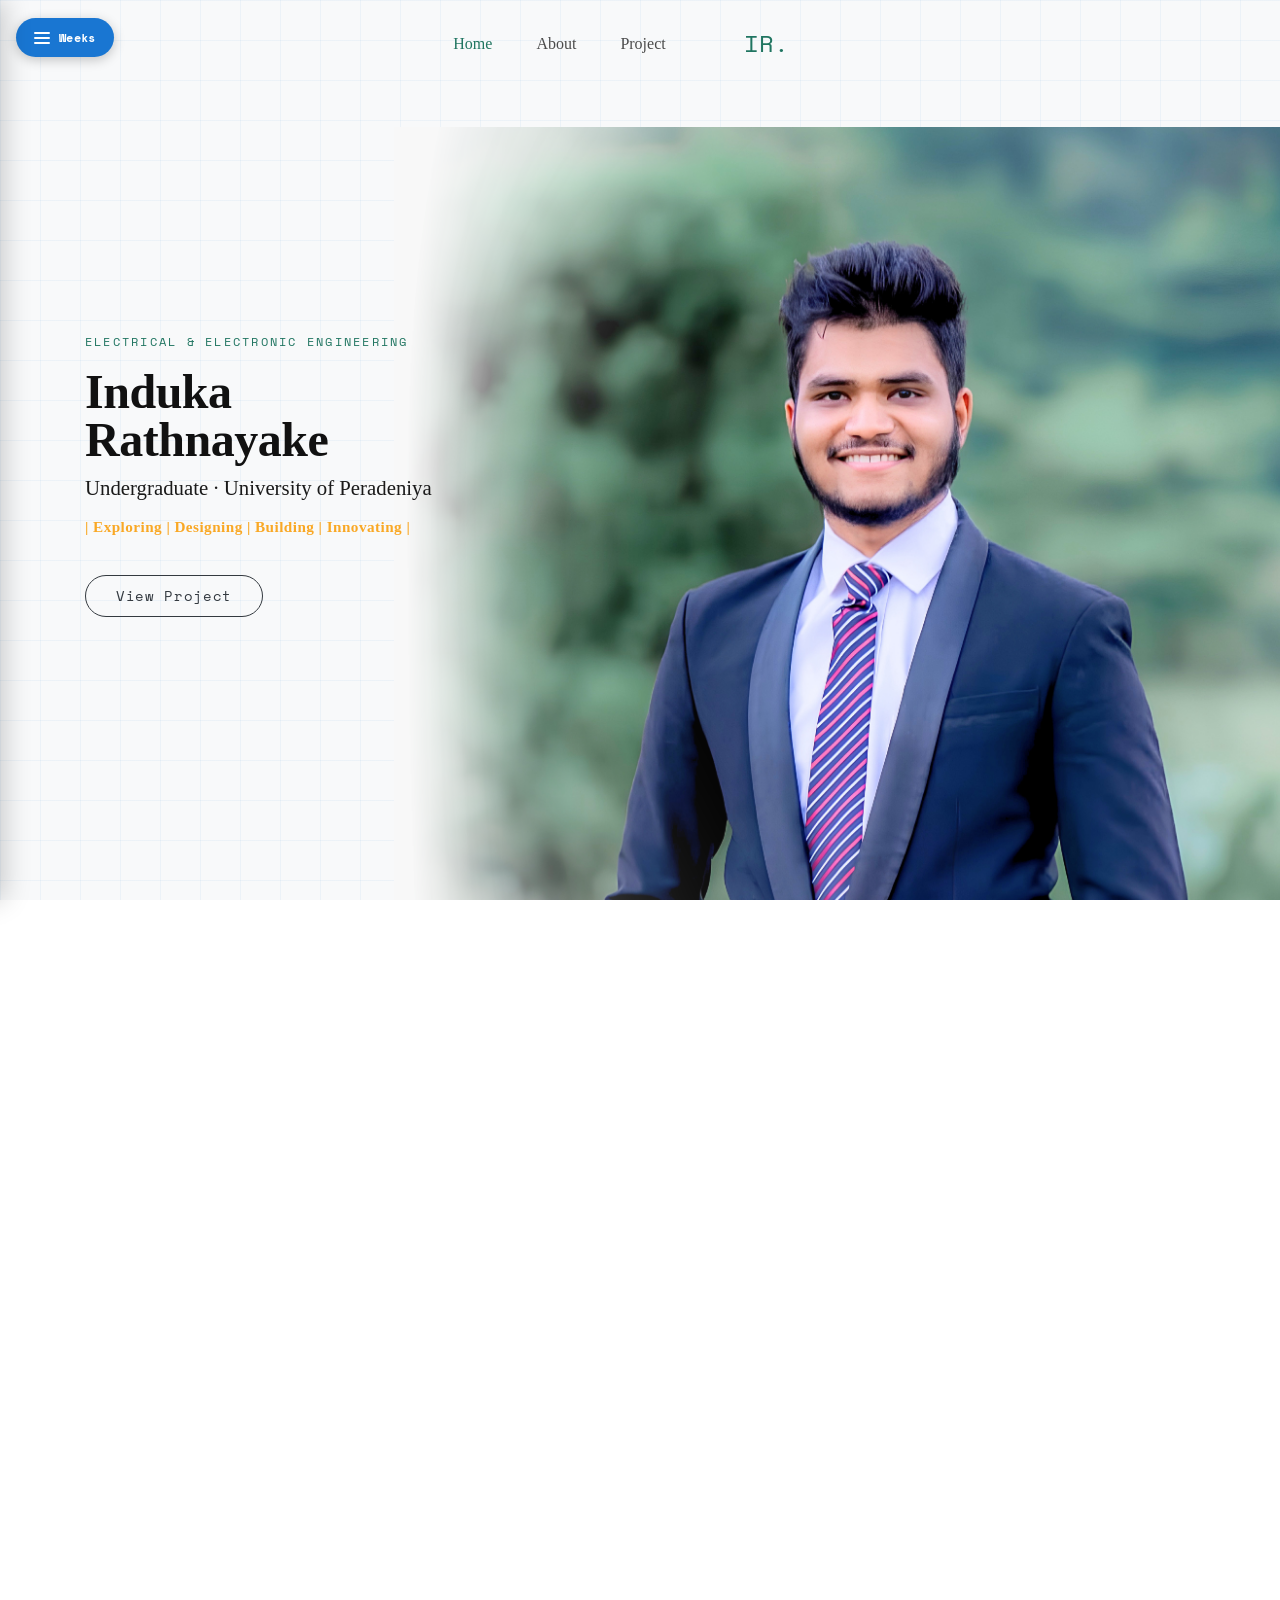
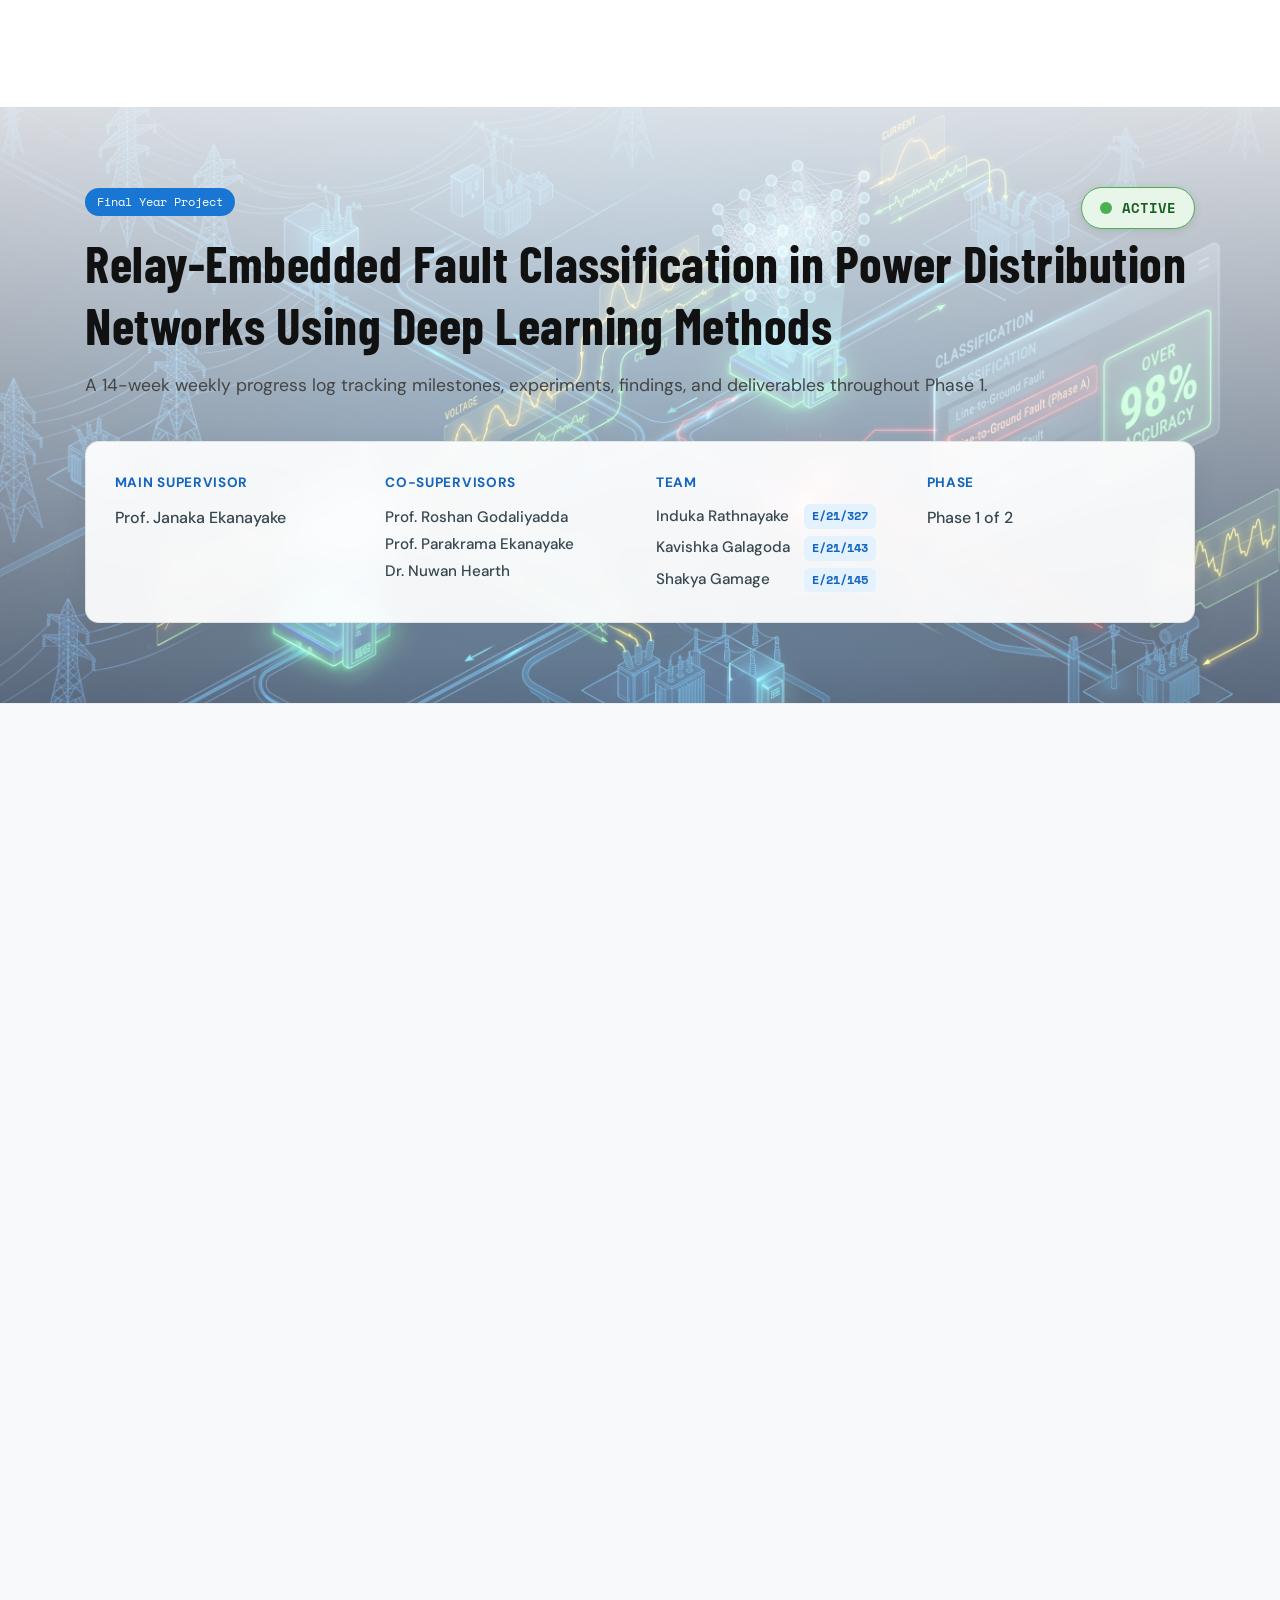
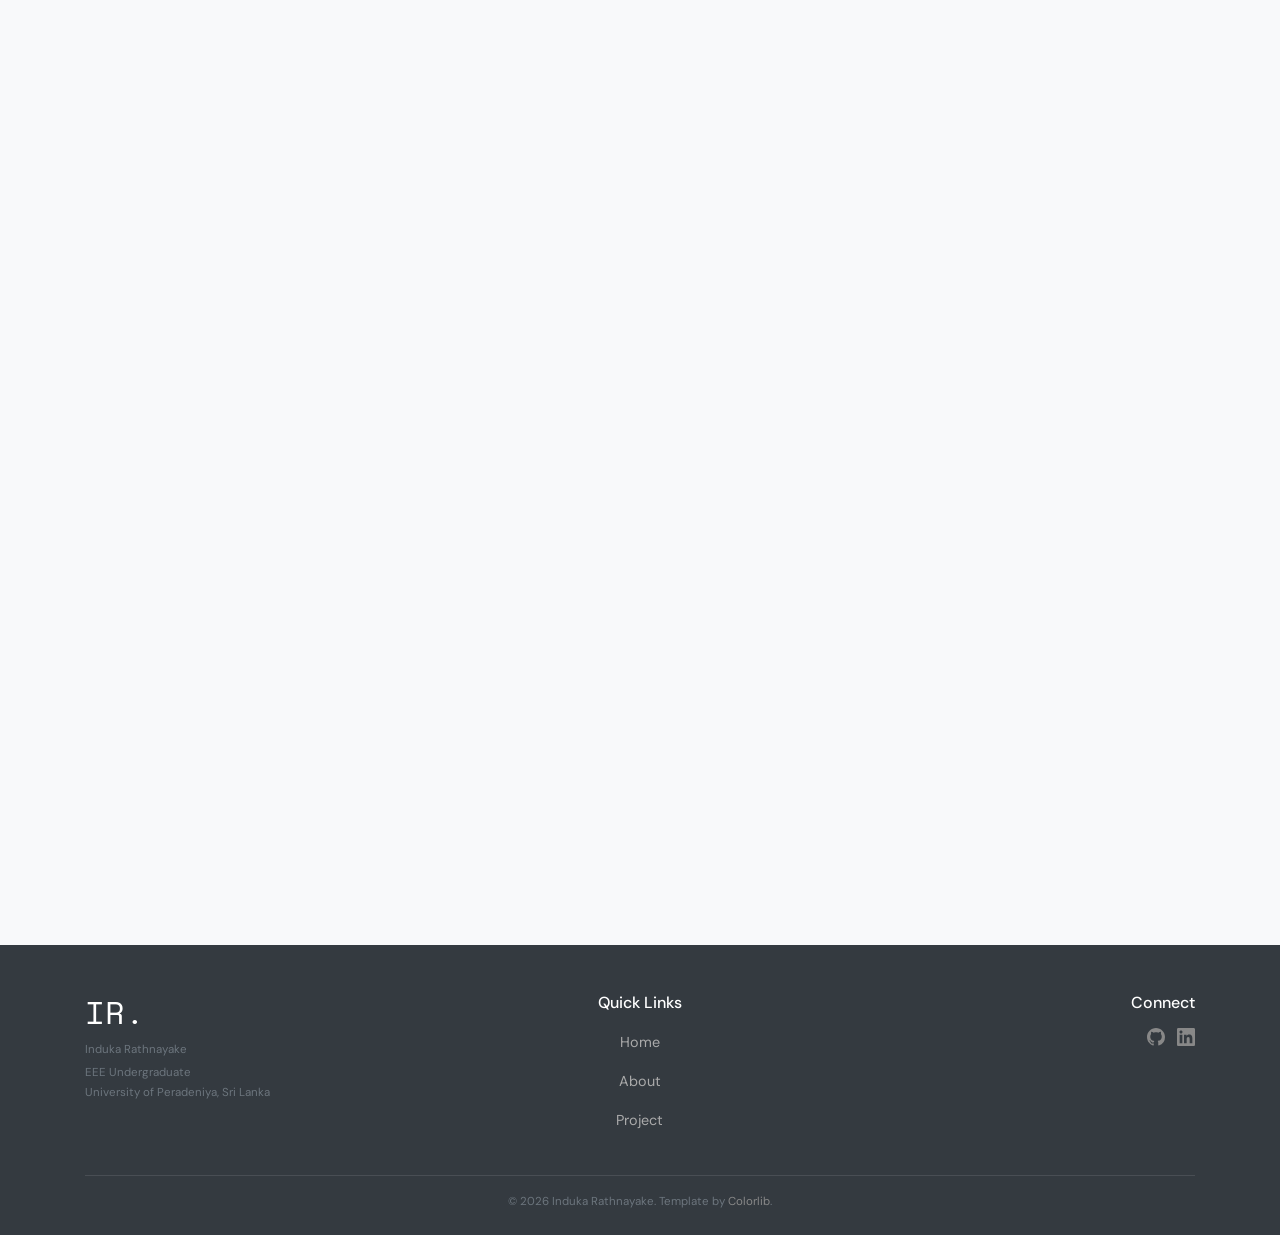
<file: index.html>
<!doctype html>
<html lang="en">
  <head>
    <title>Induka Rathnayake &mdash; Electrical &amp; Electronic Engineer</title>
    <meta charset="utf-8">
    <meta name="viewport" content="width=device-width, initial-scale=1, shrink-to-fit=no">
    <meta name="description" content="Portfolio of Induka Rathnayake – EEE Undergraduate at University of Peradeniya, passionate about AI/ML and innovation.">
    <link href="https://fonts.googleapis.com/css2?family=Space+Mono:wght@400;700&family=DM+Sans:ital,wght@0,300;0,400;0,500;0,700;1,400&display=swap" rel="stylesheet">
    <link rel="stylesheet" href="fonts/icomoon/style.css">
    <link rel="stylesheet" href="css/bootstrap.min.css">
    <link rel="stylesheet" href="css/owl.carousel.min.css">
    <link rel="stylesheet" href="css/owl.theme.default.min.css">
    <link rel="stylesheet" href="css/aos.css">
    <link rel="stylesheet" href="css/style.css">
    <link rel="stylesheet" href="css/custom.css">
    <link href="https://fonts.googleapis.com/css2?family=Barlow+Condensed:wght@700;800&display=swap" rel="stylesheet">
    
    <style>
      .mobile-menu-toggle-wrap { position: relative; top: 3px; }
      .project-card-img { width: 100%; height: 100%; object-fit: cover; display: block; }
      .contact-textarea { border-radius: 15px; padding: 15px; }
      .footer-hr { border-color: rgba(255, 255, 255, 0.1); }
      .footer-link-colorlib { color: #888; text-decoration: none; }
      .footer-link-colorlib:hover { color: #fff; }

      /* Box Button Styles for About Section */
      .about-social-links {
        display: flex;
        gap: 12px;
        flex-wrap: wrap;
      }
      .social-box {
        display: inline-flex;
        align-items: center;
        gap: 8px;
        padding: 10px 20px;
        border-radius: 4px; /* Box shape instead of pill */
        border: 1px solid #ccc;
        background: #fff;
        color: #333;
        text-decoration: none;
        font-size: 0.95rem;
        font-weight: 500;
        transition: all 0.2s ease-in-out;
      }
      .social-box:hover {
        background: #f8f9fa;
        border-color: #999;
        color: #000;
        text-decoration: none;
      }
      .social-box.box-accent {
        background: #1976d2;
        color: #fff;
        border-color: #1976d2;
      }
      .social-box.box-accent:hover {
        background: #1565c0;
        border-color: #1565c0;
      }

      /* FYP embedded styles */
      .active-chip { background:#e8f5e9 !important; color:#2e7d32 !important; font-weight:600; }
      .week-card.week-current { border-left:4px solid #81f702; } /* Green left border */
      .status-current { background:#c9f2cc; color:#2e7d32; }     /* Light green background, dark green text */
      .media-paper-view { display:flex; align-items:flex-start; gap:12px; padding:12px 16px; background:#fff8e1; border:1px solid #ffe082; border-radius:10px; margin:10px 0; }
      .media-paper-view .mpv-icon { font-size:1.3rem; margin-top:2px; flex-shrink:0; }
      .media-paper-view .mpv-title { font-weight:600; color:#333; font-size:0.9rem; line-height:1.5; }
      .media-paper-view .mpv-label { font-size:0.72rem; color:#aaa; font-style:italic; margin-top:3px; font-family:'Space Mono',monospace; }

      /* Blinking Active Badge */
      @keyframes blink-pulse {
        0% { opacity: 1; transform: scale(1); box-shadow: 0 0 0 0 rgba(0, 200, 83, 0.5); }
        50% { opacity: 0.9; transform: scale(1.02); box-shadow: 0 0 0 14px rgba(0, 200, 83, 0); }
        100% { opacity: 1; transform: scale(1); box-shadow: 0 0 0 0 rgba(0, 200, 83, 0); }
      }
      .active-badge {
        position: absolute;
        top: 0px;
        right: 15px; /* aligns with bootstrap container padding */
        background-color: #e8f5e9;
        color: #1b5e20;
        border: 1px solid #4caf50;
        padding: 8px 18px;
        border-radius: 24px; 
        font-family: 'Space Mono', monospace;
        font-size: 0.9rem;
        font-weight: 700;
        display: flex;
        align-items: center;
        gap: 10px;
        animation: blink-pulse 2s infinite;
        box-shadow: 0 2px 10px rgba(0,0,0,0.1);
      }
      .active-badge::before {
        content: '';
        display: inline-block;
        width: 12px;
        height: 12px;
        background-color: #4caf50;
        border-radius: 50%;
      }

      /* Mobile Fix for Hero Image */
      @media (max-width: 991.98px) {
        .img-face {
          right: -50% !important;  /* Pushes it to the right side without resizing */
          opacity: 0.35;           /* Fades it slightly so text remains readable */
          z-index: 0 !important;
        }
        .text-intro {
          position: relative;
          z-index: 2;
        }
      }

      /* In-card content styling (Activities, References, Challenges) */
      .week-section-title { font-family: 'Space Mono', monospace; font-size: 0.85rem; text-transform: uppercase; letter-spacing: 0.05em; color: #1976d2; margin: 1.2rem 0 0.5rem 0; font-weight: 700; }
      .week-section-title:first-child { margin-top: 0; }
      .week-content-text { font-size: 0.95rem; line-height: 1.6; color: #444; margin-bottom: 1rem; }
      
      .activity-list { list-style: none; padding: 0; margin: 0 0 1rem 0; }
      .activity-list li { padding: 8px 0 8px 18px; border-bottom: 1px solid #f0f0f0; position: relative; font-size: 0.95rem; line-height: 1.6; color: #444; }
      .activity-list li:last-child { border-bottom: none; }
      .activity-list li::before { content: ''; position: absolute; left: 0; top: 16px; width: 6px; height: 6px; border-radius: 50%; background: #1976d2; }
      
      .ref-list { list-style: decimal inside; padding: 0; margin: 0 0 1rem 0; font-size: 0.92rem; line-height: 1.6; color: #444; }
      .ref-list li { padding: 8px 0; border-bottom: 1px solid #f0f0f0; }
      .ref-list li:last-child { border-bottom: none; }
      .ref-doi { display: inline-flex; align-items: center; gap: 5px; font-family: 'Space Mono', monospace; font-size: 0.72rem; color: #1976d2; text-decoration: none; border: 1px solid #90caf9; background: #e3f2fd; border-radius: 4px; padding: 2px 8px; margin-left: 8px; transition: all 0.2s; }
      .ref-doi:hover { background: #1976d2; color: #fff; border-color: #1976d2; text-decoration: none; }
      
      .challenge-block { background: #fff8e1; border: 1px solid #ffe082; border-radius: 8px; padding: 1rem 1.2rem; font-size: 0.95rem; color: #444; line-height: 1.6; margin-bottom: 1rem; }

      /* Drive files banner + buttons */
      .drive-banner { display:flex; align-items:center; gap:14px; background:linear-gradient(135deg,#e8f0fe,#e3f2fd); border:1px solid #90caf9; border-radius:14px; padding:1rem 1.3rem; margin:0 0 2.2rem 0; flex-wrap:wrap; }
      .drive-banner .db-icon { font-size:1.7rem; flex-shrink:0; }
      .drive-banner .db-text { flex:1; min-width:210px; }
      .drive-banner .db-title { font-weight:700; color:#0d47a1; font-size:0.98rem; }
      .drive-banner .db-sub { font-size:0.8rem; color:#555; margin-top:2px; line-height:1.5; }
      .drive-btn { display:inline-block; background:#1976d2; color:#fff !important; padding:9px 20px; border-radius:24px; font-size:0.85rem; font-weight:600; text-decoration:none; white-space:nowrap; transition:background 0.2s; }
      .drive-btn:hover { background:#0d47a1; text-decoration:none; color:#fff; }

      /* Disabled hero button */
      .btn-disabled { opacity:0.55; pointer-events:none; cursor:not-allowed; }

      /* Bus system figure gallery */
      .bus-gallery { display:grid; grid-template-columns:repeat(auto-fill,minmax(155px,1fr)); gap:12px; margin:0 0 1.4rem 0; }
      .bus-tile { border:1px solid #e0e0e0; border-radius:10px; overflow:hidden; background:#fff; text-decoration:none; display:block; transition:box-shadow 0.2s, transform 0.2s; }
      .bus-tile:hover { box-shadow:0 6px 18px rgba(0,0,0,0.12); transform:translateY(-2px); text-decoration:none; }
      .bus-tile img { width:100%; height:118px; object-fit:contain; display:block; background:#f7f9fc; padding:6px; box-sizing:border-box; }
      .bus-tile .bt-cap { font-size:0.72rem; font-family:'Space Mono',monospace; color:#333; padding:6px 8px 8px; line-height:1.35; border-top:1px solid #f0f0f0; }

      /* Panel Q&A blocks */
      .qa-block { border:1px solid #e0e0e0; border-left:4px solid #1976d2; border-radius:8px; padding:0.9rem 1.1rem; margin-bottom:0.9rem; background:#fafcff; }
      .qa-q { font-weight:700; color:#0d47a1; font-size:0.92rem; margin-bottom:0.4rem; }
      .qa-a { font-size:0.93rem; color:#444; line-height:1.6; }

      /* Active badge on small screens */
      @media (max-width: 575.98px) {
        .active-badge { padding:5px 12px; font-size:0.72rem; right:10px; }
      }

      /* Quick Nav slide-out drawer, opened from the header Weeks button */
      .weeks-menu-btn { position:fixed; top:18px; left:16px; z-index:2005; display:inline-flex; align-items:center; gap:9px; background:#1976d2; color:#fff; border:none; border-radius:24px; padding:9px 18px; font-family:'Space Mono',monospace; font-size:0.78rem; font-weight:700; letter-spacing:0.03em; cursor:pointer; box-shadow:0 3px 12px rgba(0,0,0,0.22); transition:background 0.2s, transform 0.15s; }
      .weeks-menu-btn:hover { background:#0d47a1; transform:translateY(-1px); }
      .weeks-menu-btn .wmb-bars { display:inline-flex; flex-direction:column; gap:3px; }
      .weeks-menu-btn .wmb-bars span { display:block; width:16px; height:2px; background:#fff; border-radius:2px; }
      .qnav-overlay { position:fixed; inset:0; background:rgba(0,0,0,0.45); opacity:0; pointer-events:none; transition:opacity 0.25s; z-index:1000; }
      .qnav-overlay.open { opacity:1; pointer-events:auto; }
      .qnav-panel { position:fixed; top:0; left:0; height:100vh; width:300px; max-width:85vw; background:#fff; z-index:1001; box-shadow:4px 0 26px rgba(0,0,0,0.2); transform:translateX(-100%); transition:transform 0.3s ease; overflow-y:auto; padding:1.6rem 1.3rem; }
      .qnav-panel.open { transform:translateX(0); }
      .qnav-panel-header { display:flex; align-items:center; justify-content:space-between; margin-bottom:1.2rem; padding-bottom:0.8rem; border-bottom:1px solid #eee; }
      .qnav-panel-title { font-family:'Space Mono',monospace; font-size:0.85rem; color:#1976d2; text-transform:uppercase; letter-spacing:0.08em; font-weight:700; }
      .qnav-close-btn { background:none; border:none; font-size:1.5rem; line-height:1; color:#999; cursor:pointer; padding:2px 8px; }
      .qnav-close-btn:hover { color:#333; }


      /* Architecture flow chart */
      .arch-flow { display:flex; flex-direction:column; align-items:center; margin:0 0 1.5rem 0; }
      .af-inputs, .af-outputs { display:flex; gap:14px; width:100%; justify-content:center; flex-wrap:wrap; }
      .af-col { flex:1; min-width:240px; max-width:360px; display:flex; flex-direction:column; align-items:center; }
      .af-node { width:100%; border-radius:10px; padding:10px 14px; text-align:center; font-size:0.84rem; line-height:1.45; border:1.6px solid; box-sizing:border-box; }
      .af-node .afn-t { font-family:'Space Mono',monospace; font-size:0.68rem; text-transform:uppercase; letter-spacing:0.04em; font-weight:700; display:block; margin-bottom:3px; opacity:0.85; }
      .af-arrow { font-size:1.15rem; color:#90a4ae; line-height:1; padding:5px 0; text-align:center; }
      .af-blue  { background:#e3f2fd; border-color:#1976d2; color:#0d47a1; }
      .af-teal  { background:#e0f2f1; border-color:#00897b; color:#00695c; }
      .af-navy  { background:#12355b; border-color:#12355b; color:#fff; }
      .af-navy .afn-t { color:#90caf9; }
      .af-green { background:#e8f5e9; border-color:#43a047; color:#1b5e20; }
      .af-orange{ background:#fff3e0; border-color:#fb8c00; color:#e65100; }
      .af-outputs .af-node { flex:1; min-width:200px; max-width:290px; }

      /* Training configuration chips */
      .cfg-grid { display:grid; grid-template-columns:repeat(auto-fill,minmax(175px,1fr)); gap:10px; margin:0 0 1.4rem 0; }
      .cfg-chip { background:#f7fafd; border:1px solid #dbe5f0; border-radius:10px; padding:10px 13px; }
      .cfg-chip .cc-l { font-family:'Space Mono',monospace; font-size:0.64rem; text-transform:uppercase; letter-spacing:0.05em; color:#607d8b; display:block; }
      .cfg-chip .cc-v { font-size:0.85rem; font-weight:600; color:#12355b; margin-top:3px; line-height:1.45; display:block; }
      .cfg-chip.cfg-hi { background:#e8f5e9; border-color:#66bb6a; }
      .cfg-chip.cfg-hi .cc-v { color:#1b5e20; }

      /* Week deliverable files, rounded-corner squares, no icons */
      .file-row { display:flex; gap:10px; flex-wrap:wrap; margin:0.6rem 0 1.3rem 0; }
      .file-card { display:inline-flex; align-items:center; gap:10px; background:#f1f8f2; border:1px solid #a5d6a7; color:#1b5e20 !important; border-radius:8px; padding:10px 16px; font-size:0.8rem; font-weight:600; text-decoration:none; transition:background 0.2s, border-color 0.2s; }
      .file-card:hover { background:#dcedc8; border-color:#66bb6a; text-decoration:none; }
      .file-card .fc-label { font-size:0.6rem; font-family:'Space Mono',monospace; text-transform:uppercase; letter-spacing:0.04em; background:#2e7d32; color:#fff; padding:2px 9px; border-radius:5px; }
      .file-note { font-size:0.78rem; color:#888; font-style:italic; margin:-0.6rem 0 1.2rem 0; }

      /* ILO mapping, plain red text, no tile */
      .ilo-line { color:#c62828; font-family:'Space Mono',monospace; font-size:0.72rem; font-weight:700; letter-spacing:0.02em; margin:0.9rem 0 0.9rem 0; display:block; }

      @media (max-width: 991.98px) { .weeks-menu-btn { top:14px; left:10px; padding:8px 14px; font-size:0.7rem; } }
      .qnav-overlay { z-index:3000; }
      .qnav-panel { z-index:3001; }

      /* Drive card inside the drawer, green pulse */
      @keyframes drive-glow { 0% { box-shadow:0 0 0 0 rgba(46,125,50,0.45); } 70% { box-shadow:0 0 0 12px rgba(46,125,50,0); } 100% { box-shadow:0 0 0 0 rgba(46,125,50,0); } }
      .drive-drawer-card { display:block; margin-top:1.4rem; background:linear-gradient(135deg,#e8f5e9,#dcedc8); border:1.5px solid #4caf50; border-radius:12px; padding:1rem 0.9rem; text-decoration:none; text-align:center; animation:drive-glow 2s infinite; }
      .drive-drawer-card:hover { text-decoration:none; }
      .drive-drawer-card .ddc-title { display:block; font-weight:700; color:#1b5e20; font-size:0.85rem; margin-bottom:5px; }
      .drive-drawer-card .ddc-sub { display:block; font-size:0.7rem; color:#33691e; line-height:1.5; margin-bottom:9px; }
      .drive-drawer-card .ddc-btn { display:inline-block; background:#2e7d32; color:#fff; padding:6px 16px; border-radius:16px; font-size:0.72rem; font-weight:700; }
    </style>
  </head>
  <body data-spy="scroll" data-target=".site-navbar-target" data-offset="300">
  <div class="site-wrap">

    <button class="weeks-menu-btn" onclick="toggleQuickNavPanel(true)" aria-label="Open week navigation"><span class="wmb-bars"><span></span><span></span><span></span></span> Weeks</button>
    <div class="qnav-overlay" id="qnavOverlay" onclick="toggleQuickNavPanel(false)"></div>
    <div class="qnav-panel" id="qnavPanel">
      <div class="qnav-panel-header">
        <span class="qnav-panel-title">Quick Navigation</span>
        <button class="qnav-close-btn" onclick="toggleQuickNavPanel(false)" aria-label="Close">&times;</button>
      </div>
      <div id="quickNav" style="display:flex;flex-direction:column;gap:6px;"></div>
      <a href="https://drive.google.com/drive/folders/1PPN9njR1QOhjsoNi31UdRPwU6RB0Fksv?usp=drive_link" target="_blank" rel="noopener" class="drive-drawer-card">
        <span class="ddc-title">&#128193; Weekly Files Google Drive</span>
        <span class="ddc-sub">All datasets &middot; Python codes &middot; Simulink models (R2026a compatible) &middot; documents &amp; reports</span>
        <span class="ddc-btn">Open Folder &#8599;</span>
      </a>
    </div>

    <div class="site-mobile-menu site-navbar-target">
      <div class="site-mobile-menu-header">
        <div class="site-mobile-menu-close mt-3">
          <span class="icon-close2 js-menu-toggle"></span>
        </div>
      </div>
      <div class="site-mobile-menu-body"></div>
    </div>

    <header class="site-navbar py-4 js-sticky-header site-navbar-target" role="banner">
      <div class="container-fluid">
        <div class="row align-items-center justify-content-center">
          <div class="">
            <nav class="site-navigation position-relative text-right" role="navigation">
              <ul class="site-menu main-menu js-clone-nav mr-auto d-none d-lg-block">
                <li><a href="#home-section" class="nav-link">Home</a></li>
                <li><a href="#about-section" class="nav-link">About</a></li>
                <li><a href="#projects-section" class="nav-link">Project</a></li>
              </ul>
            </nav>
          </div>
          <div class="text-center mx-5">
            <h1 class="m-0 site-logo"><a href="index.html">IR.</a></h1>
          </div>
          <div class="text-left">
            <nav class="site-navigation position-relative" role="navigation">
              <ul class="site-menu main-menu js-clone-nav mr-auto d-none d-lg-block">
                <li style="display: none;"><a href="#contact-section" class="nav-link">Contact</a></li>
              </ul>
            </nav>
            <div class="d-inline-block d-lg-none mobile-menu-toggle-wrap">
              <a href="#" class="site-menu-toggle js-menu-toggle float-right"><span class="icon-menu h3"></span></a>
            </div>
          </div>
        </div>
      </div>
    </header>

    <main>
      <div class="site-blocks-cover overlay bg-light" id="home-section">
        <div class="hero-grid-bg"></div>
        <div class="container">
          <div class="row justify-content-center">
            <div class="col-md-12 mt-lg-5 text-left align-self-center text-intro">
              <div class="row">
                <div class="col-lg-7">
                  <p class="hero-eyebrow" data-aos="fade-up" data-aos-delay="0">Electrical &amp; Electronic Engineering</p>
                  <h1 class="hero-name" data-aos="fade-up" data-aos-delay="80">
                    Induka<br>Rathnayake
                  </h1>
                  <p class="lead hero-sub" data-aos="fade-up" data-aos-delay="160">
                    Undergraduate · University of Peradeniya<br>
                    <span class="hero-highlight">| Exploring | Designing | Building | Innovating |</span>
                  </p>
                  <div data-aos="fade-up" data-aos-delay="260" class="hero-btns">
                    <a href="#projects-section" class="btn btn-outline-dark smoothscroll">View Project</a>
                  </div>
                </div>
              </div>
            </div>
          </div>
        </div>
        <img src="images/face.png" alt="Induka Rathnayake" class="img-face" data-aos="fade">
      </div>

      <div class="site-section" id="about-section">
        <div class="container">
          <div class="row">
            <div class="col-12 mb-5 position-relative" data-aos="fade-up">
              <h2 class="section-title">About Me</h2>
              <div class="section-underline"></div>
            </div>
            <div class="col-lg-4 order-1 order-lg-2 mb-5 mb-lg-0" data-aos="fade-left" data-aos-delay="100">
              <div class="about-photo-wrap">
                <div class="about-slider" id="aboutSlider">
                  <div class="about-slide active" style="background-image:url('images/about-photos/photo_1.jpg')"></div>
                  <div class="about-slide" style="background-image:url('images/about-photos/photo_2.jpg')"></div>
                  <div class="about-slide" style="background-image:url('images/about-photos/photo_3.jpg')"></div>
                  <div class="about-slide" style="background-image:url('images/about-photos/photo_4.jpg')"></div>
                  <div class="about-slide" style="background-image:url('images/about-photos/photo_5.jpg')"></div>
                  <div class="about-slide" style="background-image:url('images/about-photos/photo_6.jpg')"></div>
                  <div class="about-slide" style="background-image:url('images/about-photos/photo_7.jpg')"></div>
                  <div class="slider-dots" id="sliderDots"></div>
                  <button class="slider-arrow slider-prev" aria-label="Previous">&#8249;</button>
                  <button class="slider-arrow slider-next" aria-label="Next">&#8250;</button>
                </div>
              </div>
            </div>
            <div class="col-lg-8 order-2 order-lg-1" data-aos="fade-right" data-aos-delay="50">
              <p class="about-lead">
                I'm an Electrical and Electronic Engineering undergraduate at the 
                <strong>University of Peradeniya</strong>.  Currently a third-year 
             student focused on building deep technical expertise and mastering advanced engineering studies.
              </p>
              <p>
                I am specializing in power, energy and high voltage engineering driven by a 
                strong interest in AI and machine learning. I love the hands-on process of 
                building, innovating and always seeking to find new smart ways to solve problems.
              </p>
              <p>
                To stay balanced outside of my coursework, I enjoy table tennis and hiking. Whether I’m tackling
            the challenges of the court as a captain or pushing myself on a long hike help me stay sharp and energized for my career..
              </p>
              <div class="skill-tags mt-4 mb-4">
                <span class="skill-tag">Embedded Systems</span>
                <span class="skill-tag">Python</span>
                <span class="skill-tag">Machine Learning</span>
                <span class="skill-tag">Circuit Design</span>
                <span class="skill-tag">Problem Solving</span>
                <span class="skill-tag">Power</span>
                <span class="skill-tag">Renewable Energy</span>
              </div>
              <div class="about-social-links">
                <a href="https://github.com/indukaBrathnayake" target="_blank" class="social-box">
                  <svg viewBox="0 0 24 24" width="18" height="18" fill="currentColor"><path d="M12 0C5.37 0 0 5.37 0 12c0 5.31 3.435 9.795 8.205 11.385.6.105.825-.255.825-.57 0-.285-.015-1.23-.015-2.235-3.015.555-3.795-.735-4.035-1.41-.135-.345-.72-1.41-1.23-1.695-.42-.225-1.02-.78-.015-.795.945-.015 1.62.87 1.845 1.23 1.08 1.815 2.805 1.305 3.495.99.105-.78.42-1.305.765-1.605-2.67-.3-5.46-1.335-5.46-5.925 0-1.305.465-2.385 1.23-3.225-.12-.3-.54-1.53.12-3.18 0 0 1.005-.315 3.3 1.23.96-.27 1.98-.405 3-.405s2.04.135 3 .405c2.295-1.56 3.3-1.23 3.3-1.23.66 1.65.24 2.88.12 3.18.765.84 1.23 1.905 1.23 3.225 0 4.605-2.805 5.625-5.475 5.925.435.375.81 1.095.81 2.22 0 1.605-.015 2.895-.015 3.3 0 .315.225.69.825.57A12.02 12.02 0 0024 12c0-6.63-5.37-12-12-12z"/></svg>
                  GitHub
                </a>
                <a href="https://www.linkedin.com/in/induka-rathnayake-b61a35371/" target="_blank" class="social-box">
                  <svg viewBox="0 0 24 24" width="18" height="18" fill="#0A66C2"><path d="M20.447 20.452h-3.554v-5.569c0-1.328-.027-3.037-1.852-3.037-1.853 0-2.136 1.445-2.136 2.939v5.667H9.351V9h3.414v1.561h.046c.477-.9 1.637-1.85 3.37-1.85 3.601 0 4.267 2.37 4.267 5.455v6.286zM5.337 7.433c-1.144 0-2.063-.926-2.063-2.065 0-1.138.92-2.063 2.063-2.063 1.14 0 2.064.925 2.064 2.063 0 1.139-.925 2.065-2.064 2.065zm1.782 13.019H3.555V9h3.564v11.452zM22.225 0H1.771C.792 0 0 .774 0 1.729v20.542C0 23.227.792 24 1.771 24h20.451C23.2 24 24 23.227 24 22.271V1.729C24 .774 23.2 0 22.225 0z"/></svg>
                  LinkedIn
                </a>
                <a href="https://www.facebook.com/profile.php?id=100093257942436" target="_blank" class="social-box">
                  <svg viewBox="0 0 24 24" width="18" height="18" fill="#1877F2"><path d="M24 12.073c0-6.627-5.373-12-12-12s-12 5.373-12 12c0 5.99 4.388 10.954 10.125 11.854v-8.385H7.078v-3.469h3.047V9.43c0-3.007 1.792-4.669 4.533-4.669 1.312 0 2.686.235 2.686.235v2.953H15.83c-1.491 0-1.956.925-1.956 1.874v2.25h3.328l-.532 3.469h-2.796v8.385C19.612 23.027 24 18.062 24 12.073z"/></svg>
                  Facebook
                </a>
              </div>
            </div>
          </div>
        </div>
      </div>

      <section id="projects-section">
        <div class="project-detail-header" style="position:relative; background: linear-gradient(rgba(255, 255, 255, 0.85), rgba(255, 255, 255, 0.35)), url('images/fyp_back.png') no-repeat center center; background-size: cover; padding: 5rem 0; border-bottom: 1px solid #eee;">
          <div class="container" style="position:relative;z-index:2;">
            
            <div class="active-badge">ACTIVE</div>
            
            <span style="display:inline-block; padding:4px 12px; background:#1976d2; color:#fff; font-family:'Space Mono',monospace; font-size:0.75rem; border-radius:20px; margin-bottom:1rem;">Final Year Project</span>
            <h2 style="font-family:'Barlow Condensed',sans-serif; font-weight:700; font-size:clamp(2rem,4vw,3.2rem); letter-spacing:0.01em; line-height:1.2; color:#111;">Relay-Embedded Fault Classification in Power Distribution Networks Using Deep Learning Methods</h2>
            <p style="color:#444; font-size:1.1rem; margin-top:1rem;">A 14-week weekly progress log tracking milestones, experiments, findings, and deliverables throughout Phase 1.</p>
            
            <div style="background:rgba(255,255,255,0.92); backdrop-filter:blur(8px); border-radius:14px; padding:1.8rem; margin-top:2.5rem; display:grid; grid-template-columns: repeat(auto-fit, minmax(200px, 1fr)); gap:2rem; border:1px solid rgba(0,0,0,0.08); box-shadow:0 8px 30px rgba(0,0,0,0.06); width:100%; box-sizing:border-box;">
              
              <div>
                <strong style="display:block; font-size:0.85rem; color:#1565c0; text-transform:uppercase; letter-spacing:0.05em; margin-bottom:0.6rem; font-weight:700;">Main Supervisor</strong>
                <span style="font-size:1rem; color:#37474f; font-weight:500;">Prof. Janaka Ekanayake</span>
              </div>

              <div>
                <strong style="display:block; font-size:0.85rem; color:#1565c0; text-transform:uppercase; letter-spacing:0.05em; margin-bottom:0.6rem; font-weight:700;">Co-Supervisors</strong>
                <span style="display:block; font-size:0.95rem; color:#37474f; font-weight:500; line-height:1.8;">
                  Prof. Roshan Godaliyadda<br>
                  Prof. Parakrama Ekanayake<br>
                  Dr. Nuwan Hearth
                </span>
              </div>

              <div>
                <strong style="display:block; font-size:0.85rem; color:#1565c0; text-transform:uppercase; letter-spacing:0.05em; margin-bottom:0.6rem; font-weight:700;">Team</strong>
                <div style="display: grid; grid-template-columns: auto auto; gap: 6px 14px; align-items: center; justify-content: start;">
                  <span style="font-size:0.95rem; color:#37474f; font-weight:500;">Induka Rathnayake</span>
                  <span style="font-family:'Space Mono',monospace; font-size:0.75rem; background:#e3f2fd; color:#1565c0; padding:2px 8px; border-radius:6px; font-weight:700;">E/21/327</span>
                  
                  <span style="font-size:0.95rem; color:#37474f; font-weight:500;">Kavishka Galagoda</span>
                  <span style="font-family:'Space Mono',monospace; font-size:0.75rem; background:#e3f2fd; color:#1565c0; padding:2px 8px; border-radius:6px; font-weight:700;">E/21/143</span>
                  
                  <span style="font-size:0.95rem; color:#37474f; font-weight:500;">Shakya Gamage</span>
                  <span style="font-family:'Space Mono',monospace; font-size:0.75rem; background:#e3f2fd; color:#1565c0; padding:2px 8px; border-radius:6px; font-weight:700;">E/21/145</span>
                </div>
              </div>

              <div>
                <strong style="display:block; font-size:0.85rem; color:#1565c0; text-transform:uppercase; letter-spacing:0.05em; margin-bottom:0.6rem; font-weight:700;">Phase</strong>
                <span style="font-size:1rem; color:#37474f; font-weight:500;">Phase 1 of 2</span>
              </div>

            </div>
          </div>
        </div>

        <div class="site-section bg-light" style="padding-top: 4rem;">
          <div class="container">
            <div class="row">
              <div class="col-12" data-aos="fade-up" data-aos-delay="100">
                <div class="fyp-progress-bar-wrap">
                  <div class="fyp-progress-label" id="progressLabel">Weeks Completed: 0 / 14</div>
                  <div class="fyp-progress-bar"><div class="fyp-progress-fill" id="progressFill" style="width:0%"></div></div>
                </div>

                <div class="project-section">
                  <p class="project-section-label">Overview</p>
                  <h3>Project Background &amp; Objectives</h3>
                  <p>This final year project focuses on developing an intelligent protection system for modern power networks that integrate distributed generation. In Phase 1, work is centered on <strong>software and simulation</strong> to model standard IEEE test systems. By simulating diverse fault conditions, we collect comprehensive voltage and current time-series data to train an advanced <strong>Hybrid CNN-LSTM</strong> deep learning model. In Phase 2, that trained model is deployed on embedded hardware to build a physical relay.</p>
                </div>

                <div class="project-section">
                  <p class="project-section-label">Weekly Progress Log</p>
                  <h3>Phase 1 &mdash; Week by Week</h3>
                  <p class="text-muted" style="font-size:0.9rem;">Click any week to expand.</p>
                  <div class="weeks-container" id="weeksContainer"></div>
                  <p class="text-muted" style="font-size:0.85rem; margin-top:1rem; font-family:'Space Mono',monospace;">Week 14 will appear here as it begins.</p>
                </div>
              </div>
            </div>
          </div>
        </div>
      </section>

      <section class="site-section bg-white" id="other-projects-section" style="display: none;">
        <div class="container">
          <div class="row mb-5">
            <div class="col-12 text-center" data-aos="fade-up">
              <h2 class="section-title">Other Projects</h2>
              <div class="section-underline centered"></div>
              <p class="text-muted mt-3">Hardware builds, integrations, and additional research.</p>
            </div>
          </div>
          <div class="row">

            <div class="col-md-6 col-lg-4 mb-4" data-aos="fade-up" data-aos-delay="100">
              <a href="projects/mini-solar.html" class="project-card-link">
                <div class="project-card">
                  <div class="project-img-wrap">
                    <div class="project-img-placeholder solar-placeholder">
                      <img src="images/project-solar.jpg" alt="Mini Solar Project" class="project-card-img" loading="lazy">
                    </div>
                    <div class="project-hover-overlay">
                      <span class="view-label">View Details &rarr;</span>
                    </div>
                  </div>
                  <div class="project-card-body">
                    <span class="project-badge badge-solar">Renewable Energy</span>
                    <h3 class="project-card-title">Hybrid Solar Project</h3>
                    <p class="project-card-desc">Got hands-on experience of installing a solar energy harvesting system with smart power management.</p>
                    <div class="project-meta-row">
                      <span class="meta-chip">&#9889; Power and Energy</span>
                    </div>
                  </div>
                </div>
              </a>
            </div>

            <div class="col-md-6 col-lg-4 mb-4" data-aos="fade-up" data-aos-delay="200">
              <a href="projects/pad-estimator.html" class="project-card-link">
                <div class="project-card">
                  <div class="project-img-wrap">
                    <div class="project-img-placeholder pad-placeholder">
                      <img src="images/project-pad.jpg" alt="PAD Estimator" class="project-card-img" loading="lazy">
                    </div>
                    <div class="project-hover-overlay">
                      <span class="view-label">View Details &rarr;</span>
                    </div>
                  </div>
                  <div class="project-card-body">
                    <span class="project-badge badge-pad">Biomedical Engineering</span>
                    <h3 class="project-card-title">PAD Estimator</h3>
                    <p class="project-card-desc">Non-invasive early Peripheral Artery Disease risk estimation device using IR temperature sensing and AVR Assembly.</p>
                    <div class="project-meta-row">
                      <span class="meta-chip">&#9878; Embedded</span>
                      <span class="meta-chip">&#128137; Biomedical</span>
                    </div>
                  </div>
                </div>
              </a>
            </div>
            
            <div class="col-md-6 col-lg-4 mb-4" data-aos="fade-up" data-aos-delay="300">
              <a href="projects/noaa.html" class="project-card-link">
                <div class="project-card">
                  <div class="project-img-wrap">
                    <div class="project-img-placeholder noaa-placeholder">
                      <img src="images/project-noaa.jpg" alt="Project NOAA" class="project-card-img" loading="lazy">
                    </div>
                    <div class="project-hover-overlay">
                      <span class="view-label">View Details &rarr;</span>
                    </div>
                  </div>
                  <div class="project-card-body">
                    <span class="project-badge badge-noaa">Signal Processing</span>
                    <h3 class="project-card-title">Project NOAA</h3>
                    <p class="project-card-desc">Receiving and decoding NOAA weather satellite signals using SDR and custom signal processing pipelines.</p>
                    <div class="project-meta-row">
                      <span class="meta-chip">&#128225; SDR / RF</span>
                    </div>
                  </div>
                </div>
              </a>
            </div>

          </div>
        </div>
      </section>

      <section class="site-section bg-light" id="contact-section" style="display: none;">
        <div class="container">
          <div class="row">
            <div class="col-12 mb-5 text-center" data-aos="fade-up">
              <h2 class="section-title">Get In Touch</h2>
              <div class="section-underline centered"></div>
              <p class="text-muted mt-3">Have a project idea, research collaboration, or just want to connect?</p>
            </div>
          </div>
          <div class="row justify-content-center">
            <div class="col-lg-7" data-aos="fade-up" data-aos-delay="100">
              <form action="https://formspree.io/f/YOUR_FORM_ID" method="POST" class="form contact-form">
                <input type="text" name="_gotcha" style="display:none" />
                
                <div class="row mb-3">
                  <div class="form-group col-6">
                    <input type="text" name="first_name" class="form-control" placeholder="First name" required>
                  </div>
                  <div class="form-group col-6">
                    <input type="text" name="last_name" class="form-control" placeholder="Last name" required>
                  </div>
                </div>
                <div class="row mb-3">
                  <div class="form-group col-12">
                    <input type="email" name="email" class="form-control" placeholder="Email address" required>
                  </div>
                </div>
                <div class="row mb-3">
                  <div class="form-group col-12">
                    <input type="text" name="subject" class="form-control" placeholder="Subject">
                  </div>
                </div>
                <div class="row mb-3">
                  <div class="form-group col-12">
                    <textarea name="message" rows="8" class="form-control contact-textarea" placeholder="Your message..." required></textarea>
                  </div>
                </div>
                <div class="row">
                  <div class="col-12 text-center">
                    <input type="submit" class="btn btn-primary px-5" value="Send Message">
                  </div>
                </div>
              </form>
            </div>
          </div>
        </div>
      </section>
    </main>

    <footer class="site-section bg-dark footer pt-5 pb-4">
      <div class="container">
        <div class="row align-items-start mb-4">
          <div class="col-md-4 mb-4 mb-md-0">
            <h2 class="footer-brand">IR.</h2>
            <p class="text-muted small mb-1">Induka Rathnayake</p>
            <p class="text-muted small">EEE Undergraduate<br>University of Peradeniya, Sri Lanka</p>
          </div>
          <div class="col-md-4 mb-4 mb-md-0 text-md-center">
            <h6 class="text-white mb-3">Quick Links</h6>
            <ul class="list-unstyled footer-links">
              <li><a href="#home-section" class="smoothscroll">Home</a></li>
              <li><a href="#about-section" class="smoothscroll">About</a></li>
              <li><a href="#projects-section" class="smoothscroll">Project</a></li>
              <li style="display: none;"><a href="#contact-section" class="smoothscroll">Contact</a></li>
            </ul>
          </div>
          <div class="col-md-4 text-md-right">
            <h6 class="text-white mb-3">Connect</h6>
            <a href="https://github.com/indukaBrathnayake" target="_blank" class="social-circle mr-2" style="display:inline-flex; align-items:center; justify-content:center;">
              <svg viewBox="0 0 24 24" width="18" height="18" fill="currentColor"><path d="M12 0C5.37 0 0 5.37 0 12c0 5.31 3.435 9.795 8.205 11.385.6.105.825-.255.825-.57 0-.285-.015-1.23-.015-2.235-3.015.555-3.795-.735-4.035-1.41-.135-.345-.72-1.41-1.23-1.695-.42-.225-1.02-.78-.015-.795.945-.015 1.62.87 1.845 1.23 1.08 1.815 2.805 1.305 3.495.99.105-.78.42-1.305.765-1.605-2.67-.3-5.46-1.335-5.46-5.925 0-1.305.465-2.385 1.23-3.225-.12-.3-.54-1.53.12-3.18 0 0 1.005-.315 3.3 1.23.96-.27 1.98-.405 3-.405s2.04.135 3 .405c2.295-1.56 3.3-1.23 3.3-1.23.66 1.65.24 2.88.12 3.18.765.84 1.23 1.905 1.23 3.225 0 4.605-2.805 5.625-5.475 5.925.435.375.81 1.095.81 2.22 0 1.605-.015 2.895-.015 3.3 0 .315.225.69.825.57A12.02 12.02 0 0024 12c0-6.63-5.37-12-12-12z"/></svg>
            </a>
            <a href="https://www.linkedin.com/in/induka-rathnayake-b61a35371/" target="_blank" class="social-circle" style="display:inline-flex; align-items:center; justify-content:center;">
              <svg viewBox="0 0 24 24" width="18" height="18" fill="currentColor"><path d="M20.447 20.452h-3.554v-5.569c0-1.328-.027-3.037-1.852-3.037-1.853 0-2.136 1.445-2.136 2.939v5.667H9.351V9h3.414v1.561h.046c.477-.9 1.637-1.85 3.37-1.85 3.601 0 4.267 2.37 4.267 5.455v6.286zM5.337 7.433c-1.144 0-2.063-.926-2.063-2.065 0-1.138.92-2.063 2.063-2.063 1.14 0 2.064.925 2.064 2.063 0 1.139-.925 2.065-2.064 2.065zm1.782 13.019H3.555V9h3.564v11.452zM22.225 0H1.771C.792 0 0 .774 0 1.729v20.542C0 23.227.792 24 1.771 24h20.451C23.2 24 24 23.227 24 22.271V1.729C24 .774 23.2 0 22.225 0z"/></svg>
            </a>
          </div>
        </div>
        <hr class="footer-hr">
        <div class="text-center">
          <p class="text-muted small mb-0">
            &copy; <script>document.write(new Date().getFullYear());</script> Induka Rathnayake.
            Template by <a href="https://colorlib.com" target="_blank" class="footer-link-colorlib">Colorlib</a>.
          </p>
        </div>
      </div>
    </footer>

  </div>

  <script src="js/jquery-3.3.1.min.js" defer></script>
  <script src="js/jquery-ui.js" defer></script>
  <script src="js/popper.min.js" defer></script>
  <script src="js/bootstrap.min.js" defer></script>
  <script src="js/owl.carousel.min.js" defer></script>
  <script src="js/jquery.easing.1.3.js" defer></script>
  <script src="js/aos.js" defer></script>
  <script src="js/jquery.sticky.js" defer></script>
  <script src="js/main.js" defer></script>
  
  <script>
  // ── About Slider ──
  var Slider = (function() {
    var slides   = [];
    var dots     = [];
    var total    = 0;
    var current  = 0;
    var interval = 3500;
    var timer    = null;
    var prog     = null;
    var busy     = false;
    var inView   = false;
  
    function goTo(idx) {
      if (busy) return;
      busy = true;
  
      slides[current].classList.remove('active');
      slides[current].classList.add('leaving');
      var leaving = current;
      setTimeout(function() {
        slides[leaving].classList.remove('leaving');
        busy = false;
      }, 950);
  
      current = (idx + total) % total;
      slides[current].classList.add('active');
  
      var box = document.getElementById('aboutSlider');
      if (current === 4) { box.classList.add('slide-5-active'); }
      else               { box.classList.remove('slide-5-active'); }
  
      dots.forEach(function(d, i) { d.classList.toggle('active', i === current); });
  
      if (prog) {
        prog.style.transition = 'none';
        prog.style.width = '0%';
        setTimeout(function() {
          if (inView) {
            prog.style.transition = 'width ' + interval + 'ms linear';
            prog.style.width = '100%';
          }
        }, 30);
      }
    }
  
    function restart() {
      clearInterval(timer);
      if (inView) {
        timer = setInterval(function() { goTo(current + 1); }, interval);
      }
    }
  
    function move(dir) {
      goTo(current + dir);
      restart(); 
    }
  
    function init() {
      var sliderEl = document.getElementById('aboutSlider');
      var dotsWrap = document.getElementById('sliderDots');
      if (!sliderEl) return;
  
      slides = Array.prototype.slice.call(sliderEl.querySelectorAll('.about-slide'));
      total  = slides.length;
      if (!total) return;
  
      prog = document.createElement('div');
      prog.className = 'slider-progress';
      prog.style.width = '0%';
      sliderEl.appendChild(prog);
  
      slides.forEach(function(_, i) {
        var d = document.createElement('button');
        d.className = 'slider-dot' + (i === 0 ? ' active' : '');
        d.setAttribute('aria-label', 'Photo ' + (i + 1));
        d.addEventListener('click', function() { goTo(i); restart(); });
        dotsWrap.appendChild(d);
        dots.push(d);
      });
  
      sliderEl.querySelector('.slider-prev').addEventListener('click', function() { move(-1); });
      sliderEl.querySelector('.slider-next').addEventListener('click', function() { move(1); });
  
      sliderEl.addEventListener('mouseenter', function() { 
        clearInterval(timer); 
        if (prog) prog.style.transition = 'none'; 
      });
      sliderEl.addEventListener('mouseleave', function() { restart(); });

      document.addEventListener('keydown', function(e) {
        if (!inView) return; 
        if (e.key === 'ArrowLeft') {
          move(-1);
        } else if (e.key === 'ArrowRight') {
          move(1);
        }
      });

      var observer = new IntersectionObserver(function(entries) {
        entries.forEach(function(entry) {
          inView = entry.isIntersecting;
          if (inView) {
            if (prog) {
              prog.style.transition = 'width ' + interval + 'ms linear';
              prog.style.width = '100%';
            }
            restart();
          } else {
            clearInterval(timer);
            if (prog) {
              prog.style.transition = 'none';
              prog.style.width = '0%';
            }
          }
        });
      }, { threshold: 0.3 });

      observer.observe(sliderEl);
      
      goTo(0);
    }
  
    return { init: init };
  })();
  
  document.addEventListener('DOMContentLoaded', function() { Slider.init(); });

  function toggleQuickNavPanel(open) {
    document.getElementById('qnavPanel').classList.toggle('open', open);
    document.getElementById('qnavOverlay').classList.toggle('open', open);
  }

  function toggleWeek(header) {
    var card = header.closest('.week-card');
    var body = card.querySelector('.week-body');
    var isOpen = card.classList.contains('open');
    card.classList.toggle('open', !isOpen);
    body.classList.toggle('show', !isOpen);
  }


  // ---------- Week 7 ----------
  var week7Html = `
    <span class="ilo-line">ILO1 &middot; Scientific Principles &nbsp;&nbsp; ILO2 &middot; Execution &amp; Planning</span>
    <p class="week-section-title">Deliverables</p>
    <p class="week-content-text">8,600 Sample Dataset (v2), Optimized Dual-Input CNN-BiLSTM Model, Full Training Configuration Record, Code Pipeline Flow Chart</p>

    <p class="week-section-title">What I Did This Week</p>
    <p class="week-content-text">During Week 07 I took the Week 6 model, which was sitting at 82.00% accuracy, then upgraded it step by step rather than starting over. The 6,000 sample dataset I generated in Week 6 stayed in service as the group's shared training data, so both of my project mates trained their model experiments on it. On my own pipeline I replaced it with a new, larger <strong>8,600 sample dataset</strong>, then rebuilt the network around a dual-input design with three simultaneous outputs: fault type, fault distance, and fault resistance. The final model reached <strong>99.59% classification accuracy</strong> with a location error of <strong>116.2 m MAE</strong>.</p>

    <ul class="activity-list">
      <li>Generated the new 8,600 sample fault dataset for my own pipeline, sweeping fault type, distance, resistance and inception angle.</li>
      <li>Kept the 6,000 sample dataset I generated in Week 6 in service for the group, so my project mates could train and compare their models on common data.</li>
      <li>Took the Week 6 CNN-LSTM code forward rather than rewriting it. Evaluated it first on the new dataset, where it scored 85.59%, then ran a bottleneck analysis on the errors.</li>
      <li>Found two failure modes. Symmetrical faults (abc and abcg) were confusing the classifier, then negative transfer was pulling both tasks down through the shared dense layers.</li>
      <li>Expanded the 12 raw signals into 50 engineered sequence channels, then added a separate scalar feature vector as a second input.</li>
      <li>Rebuilt the front end as a multi-scale convolution stack, then fully isolated the classification and regression output branches.</li>
      <li>Switched the optimizer to <strong>AdamW</strong> with decoupled weight decay, then retuned the loss weights across the three heads.</li>
      <li>Evaluated with a confusion matrix, per class precision, recall and F1, plus regression MAE and R&sup2;.</li>
      <li>Documented the complete end to end pipeline as a one page flow chart.</li>
    </ul>

    <p class="week-section-title">Dataset</p>
    <p class="week-content-text">Each fault event is one Parquet file. The waveforms hold 12 measured signals sampled at 1 kHz on a 50 Hz grid, so one power cycle spans 20 samples. Those signals are the three phase voltages and currents recorded at both ends of the line, local and remote. Fault type, fault distance, fault resistance and inception angle are all swept across the 8,600 events. This dataset was generated on Network Model 2, built in MATLAB Simulink.</p>
    <p class="file-note">Files for this section, in the Google Drive folder:</p>
    <div class="file-row">
      <a href="https://drive.google.com/file/d/1E7RorKoI4MZXgoCOnGn24MSZxicnsQ1A/view?usp=sharing" target="_blank" rel="noopener" class="file-card">Network Model 2 &mdash; Simulink Model (.slx, R2026a) <span class="fc-label">DRIVE</span></a>
      <a href="https://drive.google.com/file/d/1THvRrfTeYDqz18lPiYkMiLnjuWwxYI09/view?usp=drive_link" target="_blank" rel="noopener" class="file-card">Network Model 2 &mdash; MATLAB Code <span class="fc-label">DRIVE</span></a>
      <a href="https://drive.google.com/drive/folders/1JdjFIyHYkchqP3IGOfnSHYqZ7L7iQLgm?usp=drive_link" target="_blank" rel="noopener" class="file-card">8,600 Fault Dataset &mdash; shared with the group <span class="fc-label">DRIVE</span></a>
    </div>

    <p class="week-section-title">Feature Engineering</p>
    <p class="week-content-text">The 12 raw signals were expanded into <strong>50 sequence channels</strong>:</p>
    <ul class="activity-list">
      <li>Clarke alpha-beta and Park d-q transforms</li>
      <li>Symmetrical component magnitudes, positive, negative and zero sequence, for both voltage and current</li>
      <li>Voltage and current unbalance ratios</li>
      <li>Interphase differences across all three phase pairs</li>
      <li>One cycle superimposed (delta) components</li>
      <li>Instantaneous active and reactive power</li>
      <li>Space vector magnitudes, sliding RMS envelopes, rate of change signals, Hilbert envelopes</li>
    </ul>
    <p class="week-content-text">A <strong>separate scalar input vector</strong> was built alongside it, carrying one value per fault event rather than a time series: db4 wavelet band energies across 3 decomposition levels, FFT harmonic magnitudes, skewness and kurtosis statistics, then impedance-based distance estimates computed the way a conventional relay computes them.</p>
    <p class="week-content-text">That last group matters. The network receives the same quantities a distance relay would calculate, so it has to earn its accuracy by beating them, not by seeing something the relay never had.</p>

    <p class="week-section-title">Model Architecture</p>
    <div class="arch-flow">
      <div class="af-inputs">
        <div class="af-col">
          <div class="af-node af-blue"><span class="afn-t">Sequence Input</span>361 timesteps &times; 50 engineered channels</div>
          <div class="af-arrow">&#8595;</div>
          <div class="af-node af-blue"><span class="afn-t">Multi-Scale Conv1D</span>k=5 &#8741; k=21 in parallel &middot; 64 filters each</div>
          <div class="af-arrow">&#8595;</div>
          <div class="af-node af-blue"><span class="afn-t">Conv1D</span>128 filters &middot; k=9 &middot; swish</div>
          <div class="af-arrow">&#8595;</div>
          <div class="af-node af-blue"><span class="afn-t">Bidirectional LSTM</span>96 units &middot; dropout 0.1</div>
        </div>
        <div class="af-col">
          <div class="af-node af-teal"><span class="afn-t">Scalar Input</span>wavelet energies &middot; FFT harmonics &middot; statistics &middot; impedance estimates</div>
          <div class="af-arrow">&#8595;</div>
          <div class="af-node af-teal"><span class="afn-t">Dense</span>64 units &middot; swish</div>
        </div>
      </div>
      <div class="af-arrow">&#8600; &nbsp;&nbsp; &#8601;</div>
      <div class="af-node af-navy" style="max-width:340px;"><span class="afn-t">Fusion</span>Concatenate both branches</div>
      <div class="af-arrow">&#8595;</div>
      <div class="af-outputs">
        <div class="af-node af-green"><span class="afn-t">Output 1 &middot; Fault Type</span>Dense 128 &rarr; Dropout 0.3 &rarr; Softmax &middot; 11 classes</div>
        <div class="af-node af-orange"><span class="afn-t">Output 2 &middot; Distance (km)</span>Dense 128 &rarr; Dropout 0.2 &rarr; Linear</div>
        <div class="af-node af-orange"><span class="afn-t">Output 3 &middot; Resistance (&Omega;)</span>Linear &middot; regression branch</div>
      </div>
    </div>
    <p class="week-content-text">The k=5 kernel captures the high frequency transient at fault inception. The k=21 kernel spans a full 50 Hz cycle. Running both in parallel is what separated abc from abcg, since those two faults differ in the slow zero sequence behaviour rather than in the fast transient.</p>

    <p class="week-section-title">Training Configuration</p>
    <div class="cfg-grid">
      <div class="cfg-chip cfg-hi"><span class="cc-l">Optimizer</span><span class="cc-v">AdamW &middot; lr 3e-4 &middot; weight decay 1e-4</span></div>
      <div class="cfg-chip"><span class="cc-l">Loss Weights</span><span class="cc-v">type 1.0 &middot; distance 0.5 &middot; Rf 0.1</span></div>
      <div class="cfg-chip"><span class="cc-l">Batch Size</span><span class="cc-v">32</span></div>
      <div class="cfg-chip"><span class="cc-l">Epochs</span><span class="cc-v">up to 80 &middot; early stop at patience 12 &middot; best weights restored</span></div>
      <div class="cfg-chip"><span class="cc-l">LR Schedule</span><span class="cc-v">ReduceLROnPlateau &times;0.5 &middot; patience 5 &middot; floor 1e-6</span></div>
      <div class="cfg-chip"><span class="cc-l">Data Split</span><span class="cc-v">70 / 15 / 15 &middot; stratified by fault type</span></div>
      <div class="cfg-chip"><span class="cc-l">Scaling</span><span class="cc-v">StandardScaler &middot; fitted on train split only</span></div>
    </div>
    <p class="week-content-text">The move to <strong>AdamW</strong> was the single change that unlocked the last stretch of accuracy. Plain Adam folds weight decay into the gradient, so the decay gets scaled by the adaptive learning rate, then it stops behaving like real regularisation. AdamW decouples the two. On a three output network where one head does classification and two do regression, that decoupling is what let all three heads settle at once instead of trading against each other.</p>

    <p class="file-note">Files for this section, in the Google Drive folder:</p>
    <div class="file-row">
      <a href="https://drive.google.com/file/d/12yMQDN_T8Y8eellPN3VLE4JiJtuthKIX/view?usp=drive_link" target="_blank" rel="noopener" class="file-card">DL Model Code &mdash; 99.59% Accuracy <span class="fc-label">DRIVE</span></a>
      <a href="https://drive.google.com/drive/folders/1PUUiFa8gAG9L8CKO19_OiibpwY2wBVnf?usp=drive_link" target="_blank" rel="noopener" class="file-card">Full Week 7 Folder <span class="fc-label">DRIVE</span></a>
    </div>

    <p class="week-section-title">Model Results</p>
    <ul class="activity-list">
      <li><strong>Fault type: 99.59%</strong> test accuracy across 11 classes. The multi-scale kernels cleared the abc against abcg confusion.</li>
      <li><strong>Fault location: 116.2 m</strong> mean absolute error, down from 262 m, with an R&sup2; of about 0.9967.</li>
      <li><strong>Fault resistance:</strong> a third output head, so the relay also gets an arc resistance estimate that no conventional distance element produces.</li>
    </ul>

    <p class="week-section-title">Observations</p>
    <p class="week-content-text">The gain did not come from one trick. Isolating the output branches removed the negative transfer. The multi-scale kernels resolved the symmetrical fault confusion. AdamW stabilised the multi-output training. Then the scalar branch put conventional relay quantities directly in front of the network.</p>

    <div style="margin-bottom:1.5rem;"><p class="week-section-title">&#128444;&#65039; Optimized Model &mdash; 99.59% Confusion Matrix</p><img src="projects/fyp-files/week7_confusion_matrix.png" alt="Confusion matrix" style="max-width:640px; width:100%; display:block; margin:0 auto 4px; border-radius:8px; border:1px solid #e0e0e0;" loading="lazy"></div>
    <div style="margin-bottom:1.5rem;"><p class="week-section-title">&#128444;&#65039; Fault Location Regression &mdash; 116.2 m MAE</p><img src="projects/fyp-files/week7_location_regression.png" alt="Location regression" style="max-width:640px; width:100%; display:block; margin:0 auto 4px; border-radius:8px; border:1px solid #e0e0e0;" loading="lazy"></div>
    <div style="margin-bottom:1.5rem;"><p class="week-section-title">&#128444;&#65039; Training Curves &amp; Loss</p><img src="projects/fyp-files/week7_training_curves.png" alt="Training curves" style="max-width:640px; width:100%; display:block; margin:0 auto 4px; border-radius:8px; border:1px solid #e0e0e0;" loading="lazy"></div>

    <p class="week-section-title">&#128218; References &amp; Resources</p>
    <ol class="ref-list">
      <li>Full Python source for this model is in the Weekly Files Google Drive folder (week7_New_DL_over_99.py).</li>
      <li>I. Loshchilov and F. Hutter, "Decoupled Weight Decay Regularization" (AdamW), ICLR 2019. <a href="https://arxiv.org/abs/1711.05101" target="_blank" rel="noopener" class="ref-doi">&#128279; Link</a></li>
    </ol>

    <p class="week-section-title">Challenges &amp; Solutions</p>
    <div class="challenge-block">Negative transfer in the multi-task network was the main problem this week. Predicting a categorical fault type needs different features than predicting a continuous distance, so sharing dense layers pulled both tasks down at the same time. Isolating the branches, then moving to AdamW, fixed it completely. The 99.59% looked like a finish line. It is not. A high score on a simple radial feeder says more about the test system than about the model, so the real question is whether the number survives a harder, meshed network. That question sets the direction for the weeks ahead.</div>
  `;

  // ---------- Week 8 ----------
  var week8Html = `
    <span class="ilo-line">ILO1 &middot; Scientific Principles &nbsp;&nbsp; ILO2 &middot; Execution &amp; Planning &nbsp;&nbsp; ILO3 &middot; Technical Reporting</span>
    <p class="week-section-title">Deliverables</p>
    <p class="week-content-text">Comparative Survey of 12 Standard IEEE Test Systems, Conventional Relay Survey &amp; Baseline Selection Document, Mid-Evaluation Materials Prepared, Jetson AGX Xavier Requested by Official Mail</p>

    <p class="week-section-title">What I Did This Week</p>
    <p class="week-content-text">This week the focus moved from model development onto the research that grounds everything ahead. Four tasks were chosen, because each one removes a blocker from a later week: a structured survey of the standard IEEE test systems for the next network choice, a full survey of conventional relays to fix the baseline before the hardware path opens, the organisation of every result so far for the upcoming mid evaluation, then the hardware request that the relay survey justified.</p>
    <ul class="activity-list">
      <li>Surveyed 12 standard IEEE test systems, 7 transmission and 5 distribution, against fixed criteria.</li>
      <li>Ran a full survey of conventional relays and relay logic, then produced the baseline selection document.</li>
      <li>Consolidated the Week 6 and Week 7 experiments into one comparable record covering dataset version, input shape, feature count, architecture and accuracy.</li>
      <li>Selected the figures for my presentation sections on methodology, network models, DL models and results, then coordinated the presentation structure with both group members.</li>
      <li>Sent an official mail to <strong>Dr. Tharindu Weerakoon</strong> requesting a Jetson AGX Xavier board for the Phase 2 hardware implementation.</li>
    </ul>

    <p class="week-section-title">Transmission Test Systems (Meshed)</p>
    <ul class="activity-list">
      <li><strong>IEEE 5-Bus.</strong> A minimal benchmark model representing basic generator and load buses. Useful for teaching, too small for fault studies.</li>
      <li><strong>IEEE 9-Bus.</strong> A simple 3-generator, 9-bus system widely used for transient stability studies.</li>
      <li><strong>IEEE 14-Bus.</strong> An approximation of the American Electric Power system, circa 1962, featuring 5 generators and 11 loads.</li>
      <li><strong>IEEE 30-Bus.</strong> A standard model featuring 6 generators plus multiple reactive power support elements.</li>
      <li><strong>IEEE 39-Bus.</strong> The New England Test System (NETS), containing 10 generators. Used frequently in dynamic and transient stability analyses.</li>
      <li><strong>IEEE 57-Bus.</strong> A classic system representing a larger portion of a standard transmission network.</li>
      <li><strong>IEEE 118-Bus.</strong> A simplified approximation of the American Electric Power Midwest system, with 19 generators and 91 loads.</li>
    </ul>
    <div class="bus-gallery">
      <a class="bus-tile" href="projects/fyp-files/week8_ieee_5bus.png" target="_blank" rel="noopener"><img src="projects/fyp-files/week8_ieee_5bus.png" alt="IEEE 5-Bus" loading="lazy"><span class="bt-cap">IEEE 5-Bus</span></a>
      <a class="bus-tile" href="projects/fyp-files/week8_ieee_9bus.png" target="_blank" rel="noopener"><img src="projects/fyp-files/week8_ieee_9bus.png" alt="IEEE 9-Bus" loading="lazy"><span class="bt-cap">IEEE 9-Bus</span></a>
      <a class="bus-tile" href="projects/fyp-files/week8_ieee_14bus.png" target="_blank" rel="noopener"><img src="projects/fyp-files/week8_ieee_14bus.png" alt="IEEE 14-Bus" loading="lazy"><span class="bt-cap">IEEE 14-Bus</span></a>
      <a class="bus-tile" href="projects/fyp-files/week8_ieee_30bus.png" target="_blank" rel="noopener"><img src="projects/fyp-files/week8_ieee_30bus.png" alt="IEEE 30-Bus" loading="lazy"><span class="bt-cap">IEEE 30-Bus</span></a>
      <a class="bus-tile" href="projects/fyp-files/week8_ieee_39bus.png" target="_blank" rel="noopener"><img src="projects/fyp-files/week8_ieee_39bus.png" alt="IEEE 39-Bus" loading="lazy"><span class="bt-cap">IEEE 39-Bus (NETS)</span></a>
      <a class="bus-tile" href="projects/fyp-files/week8_ieee_57bus.png" target="_blank" rel="noopener"><img src="projects/fyp-files/week8_ieee_57bus.png" alt="IEEE 57-Bus" loading="lazy"><span class="bt-cap">IEEE 57-Bus</span></a>
      <a class="bus-tile" href="projects/fyp-files/week8_ieee_118bus.png" target="_blank" rel="noopener"><img src="projects/fyp-files/week8_ieee_118bus.png" alt="IEEE 118-Bus" loading="lazy"><span class="bt-cap">IEEE 118-Bus</span></a>
    </div>

    <p class="week-section-title">Distribution Test Systems (Radial &amp; Unbalanced)</p>
    <ul class="activity-list">
      <li><strong>IEEE 13-Node.</strong> A small, highly unbalanced radial distribution test feeder designed to test regulator and switch operations.</li>
      <li><strong>IEEE 33-Bus.</strong> A popular radial balanced distribution system used for distributed generation and reconfiguration studies.</li>
      <li><strong>IEEE 34-Node.</strong> A long, rural radial test feeder with significant voltage drops plus multi-grounded configurations.</li>
      <li><strong>IEEE 69-Bus.</strong> A radial distribution test system used commonly for loss reduction and capacitor placement studies.</li>
      <li><strong>IEEE 123-Node.</strong> A realistic, highly unbalanced urban feeder that includes multiple voltage regulators, capacitors and switches.</li>
    </ul>
    <div class="bus-gallery">
      <a class="bus-tile" href="projects/fyp-files/week8_ieee_13node.png" target="_blank" rel="noopener"><img src="projects/fyp-files/week8_ieee_13node.png" alt="IEEE 13-Node" loading="lazy"><span class="bt-cap">IEEE 13-Node</span></a>
      <a class="bus-tile" href="projects/fyp-files/week8_ieee_33node.png" target="_blank" rel="noopener"><img src="projects/fyp-files/week8_ieee_33node.png" alt="IEEE 33-Bus" loading="lazy"><span class="bt-cap">IEEE 33-Bus</span></a>
      <a class="bus-tile" href="projects/fyp-files/week8_ieee_34node.png" target="_blank" rel="noopener"><img src="projects/fyp-files/week8_ieee_34node.png" alt="IEEE 34-Node" loading="lazy"><span class="bt-cap">IEEE 34-Node</span></a>
      <a class="bus-tile" href="projects/fyp-files/week8_ieee_69node.png" target="_blank" rel="noopener"><img src="projects/fyp-files/week8_ieee_69node.png" alt="IEEE 69-Bus" loading="lazy"><span class="bt-cap">IEEE 69-Bus</span></a>
      <a class="bus-tile" href="projects/fyp-files/week8_ieee_123node.png" target="_blank" rel="noopener"><img src="projects/fyp-files/week8_ieee_123node.png" alt="IEEE 123-Node" loading="lazy"><span class="bt-cap">IEEE 123-Node</span></a>
    </div>

    <p class="week-section-title">What the Survey Showed</p>
    <p class="week-content-text">The distribution feeders are radial. There is one path from source to fault, so the fault current has nowhere else to come from. That is the easy case, then it is also the case most published deep learning fault studies use. The transmission systems are meshed. A meshed network is where conventional distance protection actually struggles, because fault current arrives at a relay through several paths at once. If the aim is to show a learned model doing something a conventional relay cannot, then the test system has to be one where the conventional relay has a hard time.</p>

    <p class="week-section-title">Conventional Relay Survey &mdash; Fixing the Baseline before Hardware</p>
    <p class="week-content-text">Phase 2 turns the trained model into a physical relay, so two questions had to be answered before that path opens. What exactly must the deep learning relay beat, then what constraints must the deployment board respect? A physical relay cannot be benchmarked against nothing. So I ran a full survey of conventional relays and relay logic, to get the baseline idea fixed before the hardware implementation initiates.</p>
    <p class="week-content-text">The findings document covers relay taxonomy by technology generation, then by operating principle with ANSI/IEEE C37.2 device numbers. It narrows down to the three families that do the same job as my model, so distance protection, impedance-based fault location, and overcurrent. It scores them in a selection matrix, then fixes the benchmark metrics before any comparison gets run. It also records the hardware constraints the Phase 2 relay must respect, so sampling rates, latency budgets and the protection functions running beside the model.</p>
    <p class="week-content-text">One conclusion is worth stating plainly. A numerical relay already samples voltage and current, then runs an algorithm on that data. Embedding a deep learning model changes the algorithm, not the class of hardware. This project is the next step in an existing line of development, so it is not a departure from it.</p>
    <div style="margin-bottom:1.5rem;">
      <div style="display:flex; align-items:center; justify-content:space-between; flex-wrap:wrap; gap:10px; margin-bottom:8px;">
        <p class="week-section-title" style="margin:0;">&#128196; Survey on Relays, Conventional Logic &amp; Baseline Selection</p>
        <a href="projects/fyp-files/week8_relay_survey_findings.pdf" target="_blank" rel="noopener" class="ref-doi" style="font-size:0.8rem; padding:5px 14px; text-decoration:none; border-radius:20px; background:#2e7d32; color:#fff; border-color:#2e7d32;">Open PDF &#8599;</a>
      </div>
      <iframe src="projects/fyp-files/week8_relay_survey_findings.pdf" style="width:100%; height:520px; border:1px solid #e0e0e0; border-radius:8px; background:#fafafa;" loading="lazy"></iframe>
    </div>

    <p class="week-section-title">Hardware Request for Phase 2</p>
    <p class="week-content-text">The relay survey's hardware section fixed what the deployment board must support, so sampling rates, latency budgets and the protection logic running beside the model. On that basis I sent an official mail to <strong>Dr. Tharindu Weerakoon</strong> requesting a <strong>Jetson AGX Xavier</strong> board from the Department. Sending the request this early meant the board could reach us before the semester ended, so Phase 2 does not begin by waiting.</p>

    <p class="week-section-title">Challenges &amp; Solutions</p>
    <div class="challenge-block">Running two surveys in one week demanded discipline. On the relay side, the temptation was to pick distance protection immediately, since everyone uses it. Surveying the whole field first was slower, but the choice can now be defended against the obvious viva question. Why compare against that and not something else? Each task this week removes a blocker from a later week: the test system survey feeds the network selection, the relay survey feeds the baseline and the hardware request, then the consolidated record feeds the evaluation.</div>
  `;

  // ---------- Week 9 ----------
  var week9Html = `
    <span class="ilo-line">ILO4 &middot; Communication &nbsp;&nbsp; ILO1 &middot; Scientific Principles</span>
    <p class="week-section-title">Deliverables</p>
    <p class="week-content-text">Mid-Project Evaluation Delivered, IEEE 39-Bus New England System Selected with Reasoning, 39-Bus Model Construction Started</p>

    <p class="week-section-title">What I Did This Week</p>
    <p class="week-content-text">The mid-project evaluation was held this week. I presented the methodology and the scientific approach behind the project, walked through the network models developed so far, then explained the deep learning models with their results. That included the 99.59% classifier plus the 116.2 m location error, both trained on datasets I generated. After the evaluation I selected the <strong>IEEE 39-Bus New England Test System</strong> as my target network, then began building it.</p>

    <div style="margin-bottom:1.5rem;">
      <div style="display:flex; align-items:center; justify-content:space-between; flex-wrap:wrap; gap:10px; margin-bottom:8px;">
        <p class="week-section-title" style="margin:0;">&#128196; Mid-Project Evaluation &mdash; Presentation Slides</p>
        <a href="projects/fyp-files/week9_mid_evaluation_slides.pdf" target="_blank" rel="noopener" class="ref-doi" style="font-size:0.8rem; padding:5px 14px; text-decoration:none; border-radius:20px; background:#2e7d32; color:#fff; border-color:#2e7d32;">Open PDF &#8599;</a>
      </div>
      <iframe src="projects/fyp-files/week9_mid_evaluation_slides.pdf" style="width:100%; height:520px; border:1px solid #e0e0e0; border-radius:8px; background:#fafafa;" loading="lazy"></iframe>
    </div>

    <p class="week-section-title">Panel Q &amp; A</p>
    <div class="qa-block">
      <div class="qa-q">Q: What is the value of this project?</div>
      <div class="qa-a">Every existing study we reviewed stops at software. The model gets trained, evaluated and reported, then the work ends there. We go further. In Phase 2 the trained model is deployed on embedded hardware to build an actual, physical relay. That step, from trained model to working protection device, is the value of the project.</div>
    </div>
    <div class="qa-block">
      <div class="qa-q">Q: How was the hybrid CNN-LSTM chosen so directly?</div>
      <div class="qa-a">I answered with evidence rather than preference. The architecture comparison spider chart from my literature review scores the candidate architectures against the criteria that matter for an embedded relay, so it shows where the hybrid wins and where it costs. The choice is traceable back to the literature.</div>
    </div>
    <div style="margin-bottom:1.5rem;"><p class="week-section-title">&#128444;&#65039; Architecture Comparison &mdash; Literature Review Spider Chart</p><img src="projects/fyp-files/week9_architecture_spider_chart.png" alt="Architecture comparison spider chart" style="max-width:640px; width:100%; display:block; margin:0 auto 4px; border-radius:8px; border:1px solid #e0e0e0;" loading="lazy"></div>

    <p class="week-section-title">Panel Directives</p>
    <ul class="activity-list">
      <li><strong>Prove the conventional relay actually fails.</strong> Document and present explicit evidence of conventional relay logic failing to detect specific complex faults, high impedance faults in particular, so the necessity of the deep learning approach gets demonstrated rather than claimed.</li>
      <li><strong>Show the hyperparameter tuning properly.</strong> Provide a deeper analysis of how the model parameters get tuned, learning rate, epochs, layer sizes, then how that tuning addresses the overfitting behaviour seen during optimization.</li>
    </ul>

    <p class="week-section-title">What Changed Because Of It</p>
    <p class="week-content-text">Both directives reshaped the plan. The relay survey I completed in Week 8 must now grow into documented failure cases, so conventional relay logic gets tested against hard faults rather than summarised from the literature. A structured hyperparameter analysis was then added to the remaining weeks.</p>

    <p class="week-section-title">IEEE 39-Bus New England System &mdash; Selection &amp; Reasoning</p>
    <p class="week-content-text">I selected the <strong>IEEE 39-Bus New England Test System (NETS)</strong> as my target network. The reasoning:</p>
    <ul class="activity-list">
      <li><strong>It is meshed.</strong> Multiple infeed paths make fault location genuinely difficult. Current fed in at an intermediate bus inflates the impedance a distance relay sees, so the relay under-reaches. That is the exact weakness this project attacks, then a radial feeder cannot expose it at all.</li>
      <li><strong>It is the standard benchmark</strong> for dynamic and transient stability studies, so the results stay comparable with published work rather than sitting in isolation.</li>
      <li><strong>It has 10 generators</strong>, so fault current behaviour is realistic rather than idealised.</li>
      <li><strong>Validated model data is available</strong>, so the network parameters are not invented.</li>
      <li><strong>The size is right.</strong> Large enough to be meshed and hard, small enough to simulate thousands of faults on the hardware available.</li>
    </ul>
    <p class="week-content-text">The group is covering three systems in parallel, so the results will span the full complexity range. E/21/143 is building the IEEE 9-Bus. E/21/145 is building the IEEE 14-Bus. I took the <strong>IEEE 39-Bus New England system, the largest of the three and the only heavily meshed one</strong>. Model construction began this week.</p>

    <div style="margin-bottom:1.5rem;"><p class="week-section-title">&#128444;&#65039; Reference Schematic &mdash; IEEE 39-Bus New England System</p><img src="projects/fyp-files/week9_ieee39_schematic.jpg" alt="IEEE 39-Bus New England reference schematic" style="max-width:640px; width:100%; display:block; margin:0 auto 4px; border-radius:8px; border:1px solid #e0e0e0;" loading="lazy"></div>
    <div style="margin-bottom:1.5rem;"><p class="week-section-title">&#128444;&#65039; My 39-Bus Model &mdash; Under Construction in MATLAB Simulink</p><img src="projects/fyp-files/week9_39bus_building.png" alt="39-Bus model under construction" style="max-width:640px; width:100%; display:block; margin:0 auto 4px; border-radius:8px; border:1px solid #e0e0e0;" loading="lazy"></div>

    <p class="week-section-title">Challenges &amp; Solutions</p>
    <div class="challenge-block">Facing the panel was its own challenge. The value question and the architecture question both demanded evidence on the spot, so the spider chart from my literature review is what carried the architecture answer. On the modelling side, the 39-bus system is an order of magnitude more complex than the radial feeder, ten machines and thirty-four lines, so the build is deliberately incremental. It gets validated section by section rather than assembled all at once.</div>
  `;

  // ---------- Week 10 ----------
  var week10Html = `
    <span class="ilo-line">ILO1 &middot; Scientific Principles &nbsp;&nbsp; ILO2 &middot; Execution &amp; Planning</span>
    <p class="week-section-title">Deliverables</p>
    <p class="week-content-text">IEEE 39-Bus New England Model Completed in Simulink, Target Lines Selected &amp; Instrumented, First 450 Fault Samples Generated, Jetson AGX Xavier Board Received</p>

    <p class="week-section-title">What I Did This Week</p>
    <p class="week-content-text">The IEEE 39-Bus New England model is built and running in Simulink. With the model, the dataset pipeline and now the hardware all in place, every component the Phase 2 relay needs exists. What remains is scale: more data, then the conventional baseline comparison, then deployment.</p>

    <div style="margin-bottom:1.5rem;"><p class="week-section-title">&#128444;&#65039; My IEEE 39-Bus New England Model &mdash; Completed Build in Simulink</p><img src="projects/fyp-files/week10_39bus_complete.png" alt="Completed 39-Bus model in Simulink" style="max-width:640px; width:100%; display:block; margin:0 auto 4px; border-radius:8px; border:1px solid #e0e0e0;" loading="lazy"></div>
    <p class="file-note">File for this model, in the Google Drive folder:</p>
    <div class="file-row">
      <a href="https://drive.google.com/file/d/1NtgwBPNasrF9QoIujyaK44cpzsaoeyHz/view?usp=drive_link" target="_blank" rel="noopener" class="file-card">Completed 39-Bus Network Model (Simulink, R2026a) <span class="fc-label">DRIVE</span></a>
    </div>

    <p class="week-section-title">Target Line Selection: Lines 21&ndash;16 and 21&ndash;22</p>
    <p class="week-content-text">I selected <strong>Line 21&ndash;16</strong> and <strong>Line 21&ndash;22</strong> as the target lines for fault data generation. Both share <strong>Bus 21</strong> as a common sending end, so that is precisely what makes them special:</p>
    <ul class="activity-list">
      <li>A relay sitting at Bus 21 can observe both lines at once. That mirrors the two-line arrangement used on the radial network (LYNX and WASP), so the trained model's two-channel input structure carries across directly.</li>
      <li>Because the two lines leave the same bus, the model has to tell them apart by waveform signature rather than by magnitude alone. The two-bus radial network could never test that.</li>
      <li>Bus 21 sits inside the meshed core of the network, with infeed arriving from several directions. That is the hardest case for a conventional distance relay, so it is the most interesting case for the model.</li>
    </ul>
    <div style="margin-bottom:1.5rem;"><p class="week-section-title">&#128444;&#65039; Data Generation Area &mdash; Lines 21&ndash;16 &amp; 21&ndash;22</p><img src="projects/fyp-files/week10_target_lines.jpg" alt="Target lines 21-16 and 21-22" style="max-width:640px; width:100%; display:block; margin:0 auto 4px; border-radius:8px; border:1px solid #e0e0e0;" loading="lazy"></div>

    <p class="week-section-title">Fault Data Generation Begins</p>
    <p class="week-content-text">Fault data collection has started, sweeping fault type, location along the line, fault resistance and inception angle, exactly as on the radial network. <strong>450 samples generated so far.</strong></p>
    <p class="file-note">File for the fault injection model, in the Google Drive folder:</p>
    <div class="file-row">
      <a href="https://drive.google.com/file/d/1XmBfiZ2c8EQrbqkcOvGoNCYpBp48ZTX6/view?usp=drive_link" target="_blank" rel="noopener" class="file-card">Fault Injection Model, v1 &mdash; Two Buses Faulted (Simulink) <span class="fc-label">DRIVE</span></a>
    </div>

    <p class="week-section-title">Hardware Received: Jetson AGX Xavier</p>
    <p class="week-content-text">The <strong>Jetson AGX Xavier</strong> I requested by official mail in Week 8 was received this week from the Department of Electrical and Electronic Engineering, arranged through <strong>Dr. Tharindu Weerakoon</strong>, with the documentation cleared by the caretaker, <strong>Mr. Dhanushka</strong> and the officiel request letter made by <strong>E/21/143</strong> was handed over. This is the board the trained model gets deployed on in Phase 2 to build the physical relay. To get familiar with the platform I worked through two introductory videos.</p>
    <div style="margin-bottom:1.5rem;"><p class="week-section-title">&#128444;&#65039; Jetson AGX Xavier &mdash; Received from the EEE Department</p><img src="projects/fyp-files/week10_jetson_agx.jpg" alt="Jetson AGX Xavier board" style="max-width:640px; width:100%; display:block; margin:0 auto 4px; border-radius:8px; border:1px solid #e0e0e0;" loading="lazy"></div>
    <div style="margin-bottom:1.5rem;"><p class="week-section-title">&#9654;&#65039; NVIDIA Jetson AGX Xavier Developer Kit &mdash; Unboxing and Demonstration</p><div style="position:relative; padding-bottom:56.25%; height:0; overflow:hidden; border-radius:8px; background:#000;"><iframe src="https://www.youtube.com/embed/l5vOD1FenN8" style="position:absolute; top:0; left:0; width:100%; height:100%; border:none;" allowfullscreen loading="lazy"></iframe></div></div>
    <div style="margin-bottom:1.5rem;"><p class="week-section-title">&#9654;&#65039; NVIDIA Jetson AGX Xavier Developer Kit &mdash; Introduction (NVIDIA Official Release)</p><div style="position:relative; padding-bottom:56.25%; height:0; overflow:hidden; border-radius:8px; background:#000;"><iframe src="https://www.youtube.com/embed/XoWW5HiGHsg" style="position:absolute; top:0; left:0; width:100%; height:100%; border:none;" allowfullscreen loading="lazy"></iframe></div></div>

    <p class="week-section-title">&#128218; References &amp; Resources</p>
    <ol class="ref-list">
      <li>NVIDIA &mdash; Jetson AGX Xavier Developer Kit, Carrier Board Specification <a href="https://developer.nvidia.com/embedded/downloads" target="_blank" rel="noopener" class="ref-doi">&#128279; Link</a></li>
    </ol>

    <p class="week-section-title">Key Learning Outcomes</p>
    <p class="week-content-text">Scaling from a 2-bus feeder to a 39-bus meshed system multiplies every cost, so simulation time, crash exposure and file management all grow together. Data generation at this scale is an engineering problem in its own right, then it has to be treated as one.</p>

    <p class="week-section-title">Challenges &amp; Solutions</p>
    <div class="challenge-block">Data generation is the bottleneck. Each simulation of the full 39-bus system takes a long time, then the simulation crashes partway through long runs, so a failed run can lose hours of work. 450 samples is well short of what the model needs. The fix has to be structural rather than rerunning and hoping. Shorter simulation batches, so a crash costs one batch instead of an entire run. Saving each result to disk the moment it completes, so nothing is lost when the process dies. Solving this is the first task of next week.</div>
  `;

  // ---------- Week 11 ----------
  var week11Html = `
    <span class="ilo-line">ILO1 &middot; Scientific Principles &nbsp;&nbsp; ILO4 &middot; Communication</span>
    <p class="week-section-title">Deliverables</p>
    <p class="week-content-text">New Dataset Across 9 Relay Points on the IEEE 39-Bus System, Cross-System Evaluation Results (9-Bus &amp; 14-Bus), Supervisor Meeting Outcome, New 9600 Hz Data Collection Started</p>

    <p class="week-section-title">What I Did This Week</p>
    <p class="week-content-text">Up to Week 10 the 39-bus dataset only came from two lines, 21&ndash;16 and 21&ndash;22. This week fault injection was extended to <strong>9 lines across the network</strong>, so the model now sees relay points spread through the meshed core rather than one corner of it. To keep the comparison fair across the group, both collaborator systems were widened in parallel: E/21/143 extended the 9-bus system from 2 to 6 relay points, then E/21/145 did the same on the 14-bus system.</p>

    <div style="margin-bottom:1.5rem;"><p class="week-section-title">&#128444;&#65039;Fault Injection Model, v2 &mdash; 9 Lines Faulted (Simulink)</p><img src="projects/fyp-files/week11_39bus_9points_simulink.png" alt="39-Bus Simulink model with 9 relay points instrumented" style="max-width:640px; width:100%; display:block; margin:0 auto 4px; border-radius:8px; border:1px solid #e0e0e0;" loading="lazy"></div>
    <p class="file-note">Files for this section, in the Google Drive folder:</p>
    <div class="file-row">

      <a href="https://drive.google.com/file/d/1TFEskYVOcCE7CeLmHGVXlIb38dNsUPTo/view?usp=drive_link" target="_blank" rel="noopener" class="file-card"> E21327_IEEE39_Bus_System_9_relay_points (simulink file) <span class="fc-label">DRIVE</span></a>
      <!https://drive.google.com/file/d/1TFEskYVOcCE7CeLmHGVXlIb38dNsUPTo/view?usp=drive_link>
    </div>

    <ul class="activity-list">
      <li>Generated a new sample dataset at 1200 Hz across the 9 relay point on the 39-bus network.</li>
      <li>Upgraded the deep learning model on this wider dataset. It scored <strong>94.44%</strong> on its own held-out test set.</li>
      <li>Got two test sets from my projectmates.Borrowed the 9-bus dataset from E/21/143 and the 14-bus dataset from E/21/145 as external test set. Then ran the 39-bus model on both <strong>without retraining</strong>.</li>
      <li>Cross-system result: <strong>99.5%</strong> on the 9-bus data, <strong>78.4%</strong> on the 14-bus data. A steep fall from 94.44%, so the model generalizes far worse than its own-system number suggests.</li>
    </ul>

    <div style="margin-bottom:1.5rem;"><p class="week-section-title">&#128444;&#65039; Cross-System Evaluation</p><img src="projects/fyp-files/week11_cross_system_results.png" alt="Cross-system evaluation results on 9-bus and 14-bus data" style="max-width:640px; width:100%; display:block; margin:0 auto 4px; border-radius:8px; border:1px solid #e0e0e0;" loading="lazy"></div>
    <p class="file-note">Files for this section, in the Google Drive folder:</p>
    <div class="file-row">
      <a href="https://drive.google.com/drive/folders/19GISOJroidFl6zikunrHNTYOmIKTob_E?usp=drive_link" target="_blank" rel="noopener" class="file-card">Cross-System Evaluation Results (9-Bus &amp; 14-Bus) <span class="fc-label">DRIVE</span></a>
      <!https://drive.google.com/drive/folders/19GISOJroidFl6zikunrHNTYOmIKTob_E?usp=drive_link>
    </div>

    <p class="week-section-title">Supervisor Meeting</p>
    <p class="week-content-text">Discussed these findings with Prof. J.B.Ekanayake. His directive was clear. The priority now is a <strong>genuinely generalized deep learning model</strong>, not a higher own-system number. So, the next step was to get help from the co-supervisors on how to approach that. Following the meeting, a new dataset collection began from the simulation at a much higher sampling rate of <strong>9600 Hz</strong> thought as a universal reference I can build from.</p>

    <p class="week-section-title">Challenges &amp; Solutions</p>
    <div class="challenge-block">The 94.44% to 29% gap is not a bug, so it is the most important result of the week. A model that scores well on its own system and collapses on another has learned something about that one system rather than about faults in general, then that is exactly the failure the rest of Phase 1 now has to solve. Coordinating three separate student-built simulations to reach a comparable relay point count also took real back and forth, since each system's topology places relay points differently.</div>
  `;

  // ---------- Week 12 ----------
  var week12Html = `
    <span class="ilo-line">ILO1 &middot; Scientific Principles &nbsp;&nbsp; ILO2 &middot; Execution &amp; Planning</span>
    <p class="week-section-title">Deliverables</p>
    <p class="week-content-text">9600 Hz Master Dataset, Sampling Frequency Study, Window Length Study, Model Architecture Search (with HGB Finding), Jetson AGX Xavier Initial Setup Verified</p>

    <p class="week-section-title">What I Did This Week</p>
    <p class="week-content-text">The 9600 Hz dataset from Week 11's directive came through this week, so it was used as a master reference: 9600 Hz gives <strong>192 samples per 50 Hz cycle</strong>, fine enough resolution that every lower rate the group actually deploys at can be produced by <strong>decimating this one dataset</strong> rather than resimulating from scratch. That is the same simulate-once-then-decimate approach established in earlier weeks, now applied at the highest useful rate.</p>
    <p class="file-note">Files for this section, in the Google Drive folder:</p>
    <div class="file-row">
      <a href="https://drive.google.com/drive/folders/1pw6iHWPU0SSAQVa_IH-7W4FuD3jOz-UE?usp=drive_link" target="_blank" rel="noopener" class="file-card">9600 Hz Master Dataset <span class="fc-label">DRIVE</span></a>
      <!https://drive.google.com/drive/folders/1pw6iHWPU0SSAQVa_IH-7W4FuD3jOz-UE?usp=drive_link>
    </div>

    <p class="week-section-title">Findings from the High-Rate Dataset</p>
    <div style="margin-bottom:1.5rem;"><p class="week-section-title">&#128444;&#65039; Sampling Frequency Study &mdash; Accuracy vs Decimated Rate</p><img src="projects/fyp-files/week12_sampling_frequency_study.png" alt="Sampling frequency study, accuracy against decimated rate" style="max-width:640px; width:100%; display:block; margin:0 auto 4px; border-radius:8px; border:1px solid #e0e0e0;" loading="lazy"></div>
    <p class="week-content-text"><strong>Best sampling frequency was found as 2400 Hz</strong> by testing the same dl model with the same data set with different sampling frequencies.</p>

    <div style="margin-bottom:1.5rem;"><p class="week-section-title">&#128444;&#65039; Window Length Study &mdash; Accuracy vs Input Window Size</p><img src="projects/fyp-files/week12_window_length_study.png" alt="Window length study, accuracy against input window size" style="max-width:640px; width:100%; display:block; margin:0 auto 4px; border-radius:8px; border:1px solid #e0e0e0;" loading="lazy"></div>
    <p class="week-content-text">Retested the current model across several input window sizes on the new data to check whether the window length tuned on the dataset still holds. After doing Window length sensitivity, I found that <strong>1 Pre-event 2 Post-event window is more accurate than currenty using 0.5 Post-event 2 Pre-event window size.</strong> Also, <strong>2 Pre-event 4 Post-event window is the worst</strong></p>

    <div style="margin-bottom:1.5rem;"><p class="week-section-title">&#128444;&#65039; Ablation Study &mdash; Incremental Accuracy Contribution per Component</p><img src="projects/fyp-files/waterfall.png" alt="Waterfall chart, incremental accuracy contribution per component" style="max-width:640px; width:100%; display:block; margin:0 auto 4px; border-radius:8px; border:1px solid #e0e0e0;" loading="lazy"></div>
    <p class="week-content-text">Ran an <strong>ablation study</strong>, adding one component to the pipeline at a time: CNN alone scored <strong>89.5%</strong>, +BiLSTM added <strong>+1.0</strong>, +Attention added a further <strong>+1.9</strong>, then +MultiTask <strong>cost &minus;2.9</strong>, and +Domain (the full model) recovered <strong>+1.4</strong>. Attention is the strongest single addition; the multi-task head is the only component that hurts accuracy on its own.</p>

    <div style="margin-bottom:1.5rem;"><p class="week-section-title">&#128444;&#65039; Digged about Model architecture </p><img src="projects/fyp-files/week12_benchmark_summary.png" alt="Benchmark summary across candidate architectures" style="max-width:640px; width:100%; display:block; margin:0 auto 4px; border-radius:8px; border:1px solid #e0e0e0;" loading="lazy"></div>
    <p class="week-content-text">I also did a <strong>Model architecture search.</strong> Benchmarked a wide set of candidates against the same features and folds alongside classical baselines.</p>

    <p class="week-content-text"><strong>Key finding.</strong> A classical <strong>HistGradientBoosting (HGB)</strong> baseline increased the train accuracy and beated most of the neural network candidates on the same feature set. That is a genuinely useful result to report honestly since a simpler, cheaper model doing as well as a deep network changes what "best model" means for an embedded relay.</p>

    <p class="week-content-text">Also i did <strong>feature importance study, fault resistance study, fault distance study</strong>. All these results ffiles are attached below</p>
    <p class="file-note">Files for this section, in the Google Drive folder:</p>
    <div class="file-row">
      <a href="https://drive.google.com/drive/folders/1gEaL_xO6d2ktvpesYixQieT73n6N9XEI?usp=drive_link" target="_blank" rel="noopener" class="file-card">Sampling Frequency &amp; Window Length Study Results <span class="fc-label">DRIVE</span></a>
      <!https://drive.google.com/drive/folders/1gEaL_xO6d2ktvpesYixQieT73n6N9XEI?usp=drive_link>
    </div>

    <p class="week-section-title">Jetson AGX Xavier &mdash; Initial Setup</p>
    <div style="margin-bottom:1.5rem;"><p class="week-section-title">&#128172; Contacted Previous Board User &mdash; Induwara Aiya (E18 Batch)</p><p class="week-content-text">Contacted previously user of the Xavier board <strong>Induwara Aiya</strong> who was from E18 batch, and discussed how to initiate with the board, what they have faced when using this, how we should build our models and many more. He strictly advised to optimize the hardware usage to match with our model, otherwise there is no advantage of using this board. He also invited me to contact him anytime for advices.</p></div>
    <div style="margin-bottom:1.5rem;"><p class="week-section-title">&#127908; Call Recording &mdash; Discussion with Induwara Aiya</p><audio controls style="width:100%; max-width:640px; display:block; margin:0 auto;"><source src="projects/fyp-files/week12_induwara_aiya_call_rec.mp3" type="audio/mpeg">Your browser does not support the audio element.</audio></div>
    <div style="margin-bottom:1.5rem;"><p class="week-section-title">&#127909; Flashing the Board &mdash; Screen Recording</p><video controls style="max-width:640px; width:100%; display:block; margin:0 auto; border-radius:8px; border:1px solid #e0e0e0;"><source src="projects/fyp-files/week12_flashing_xavier.mp4" type="video/mp4">Your browser does not support the video element.</video></div>
    <div style="margin-bottom:1.5rem;"><p class="week-section-title">&#127909; Hardware Wiring Setup &mdash; Real Hardware Video</p><video controls style="max-width:360px; width:100%; display:block; margin:0 auto; border-radius:8px; border:1px solid #e0e0e0;"><source src="projects/fyp-files/week12_setup_hardware.mp4" type="video/mp4">Your browser does not support the video element.</video></div>
    <div style="margin-bottom:1.5rem;"><p class="week-section-title">&#9654;&#65039; NVIDIA Jetson AGX Xavier &mdash; Setup Reference Video 1</p><div style="position:relative; padding-bottom:56.25%; height:0; overflow:hidden; border-radius:8px; background:#000;"><iframe src="https://www.youtube.com/embed/-nX8eD7FusQ" style="position:absolute; top:0; left:0; width:100%; height:100%; border:none;" allowfullscreen loading="lazy"></iframe></div></div>
    <div style="margin-bottom:1.5rem;"><p class="week-section-title">&#9654;&#65039; NVIDIA Jetson AGX Xavier &mdash; Setup Reference Video 2</p><div style="position:relative; padding-bottom:56.25%; height:0; overflow:hidden; border-radius:8px; background:#000;"><iframe src="https://www.youtube.com/embed/LUxyNyCl4ro" style="position:absolute; top:0; left:0; width:100%; height:100%; border:none;" allowfullscreen loading="lazy"></iframe></div></div>
    <div style="margin-bottom:1.5rem;"><p class="week-section-title">&#9654;&#65039; NVIDIA Jetson AGX Xavier &mdash; Setup Reference Video 3</p><div style="position:relative; padding-bottom:56.25%; height:0; overflow:hidden; border-radius:8px; background:#000;"><iframe src="https://www.youtube.com/embed/5_yK_QiNIaM" style="position:absolute; top:0; left:0; width:100%; height:100%; border:none;" allowfullscreen loading="lazy"></iframe></div></div>
    <p class="week-content-text">Following the reference videos and Induwara Aiya's advice, the board was flashed with JetPack and a user account was set up successfully, with the hardware wired and the system configured to run headless.</p>

  `;

  // ---------- Week 13 ----------
  var week13Html = `
    <span class="ilo-line">ILO1 &middot; Scientific Principles &nbsp;&nbsp; ILO3 &middot; Technical Reporting</span>
    <p class="week-section-title">Deliverables</p>
    <p class="week-content-text">Root Cause of the Cross-System Generalization Failure, New Randomized Simulink Model, Approximately 900-Sample Dataset (v3), Final CNN-BiLSTM-Attention + HGB Fusion Model (Trained &amp; Attached), Colour-Coded Architecture Flow Chart, 93% Cross-System Accuracy Result</p>

    <p class="week-section-title">What I Did This Week</p>
    <p class="week-content-text">This week's focus was building the data that a genuinely generalized model needs, not just a bigger version of what already existed.</p>

    <p class="week-section-title">Root Cause Identified</p>
    <div class="challenge-block">Found the actual cause of the collapse from Week 11. <strong>All three simulations 39-bus, 9-bus and 14-bus were triggering their faults at the exact same fixed time instant.</strong> That single shared detail let the model learn fault-inception timing as a shortcut feature instead of learning the fault signature itself, so it looked accurate on its own system and fell apart everywhere else, because the three systems disagree on that one hidden cue. This is the central finding of the week.So, the generalization gap was not a modelling failure, it was a <strong>simulation design flaw common to all three datasets</strong>.</div>
    <div style="margin-bottom:1.5rem;"><p class="week-section-title">&#128444;&#65039; Trigger Time Comparison &mdash; The Same Fixed Inception Instant Across All Three Systems</p><img src="projects/fyp-files/week13_trigger_time_bug_comparison.png" alt="Trigger time comparison across the three simulations" style="max-width:640px; width:100%; display:block; margin:0 auto 4px; border-radius:8px; border:1px solid #e0e0e0;" loading="lazy"></div>

    <p class="week-section-title">Building a Genuinely Randomized Dataset</p>
    <p class="week-content-text">Beyond fixing the trigger-time issue and normalizing the data across systems, a fuller checklist of what a generalized dataset actually needs to vary was worked out:</p>
    <ul class="activity-list">
      <li><strong>Operating point diversity:</strong> randomized generator outputs, voltage setpoints, slack generation, and reactive power dispatch, so the network is not always faulted from the same steady state.</li>
      <li><strong>Fault inception angle diversity:</strong> faults triggered across a spread of angles rather than one fixed instant.</li>
      <li><strong>Loading diversity:</strong> varying system loading conditions.</li>
      <li><strong>Measurement diversity:</strong> data generated across SI units, per-unit, different scaling conventions, and different CT/PT ratios, so the model cannot key on a unit convention as a shortcut.</li>
      <li><strong>Noise diversity:</strong> realistic measurement noise varied across samples.</li>
      <li><strong>Generalized data harmonization:</strong> bringing all of the above together into one consistent generation pipeline rather than three separate ad hoc setups.</li>
    </ul>

    <p class="week-section-title">Final Model &mdash; CNN-BiLSTM-Attention + HGB Fusion</p>
    <p class="week-content-text">Built the final production model directly from what Week 11 and Week 12 established. From Week 11's directive: trained <strong>pooled across all three networks</strong> (ieee39 + ieee14 + ieee9), not on one system. From Week 12's ablation study and HGB finding: kept the <strong>CNN &rarr; BiLSTM &rarr; Attention</strong> trunk the ablation justified (Attention was the strongest single addition, MultiTask the only addition that hurt accuracy), and fused it with a <strong>HistGradientBoosting branch</strong> over the same 47 engineered scalars, since that classical baseline matched or beat the neural candidates on its own. The fused model gets the trunk's robustness and the HGB branch's accuracy together, rather than choosing one or the other.</p>

    <div style="margin-bottom:1.5rem;"><p class="week-section-title">&#127912; Final Pipeline</p><img src="projects/fyp-files/week13_final_model_flowchart.png" alt="Flow chart of the final CNN-BiLSTM-Attention plus HGB fusion pipeline" style="max-width:640px; width:100%; display:block; margin:0 auto 4px; border-radius:8px; border:1px solid #e0e0e0;" loading="lazy"></div>

    <p class="file-note">Files for this section, attached directly in the repository:</p>
    <div class="file-row">
      <a href="projects/fyp-files/week13_final_model_inference.py" target="_blank" rel="noopener" class="file-card">Final DL Model v1 (Python) <span class="fc-label">FILE</span></a>
    </div>

    <p class="week-section-title">Result</p>
    <p class="week-content-text">Built a new Simulink model incorporating all of these randomization axes and started generating data. <strong>Nearly 900 samples so far.</strong></p>
    <div style="margin-bottom:1.5rem;"><p class="week-section-title">&#128444;&#65039; Cross-System Result &mdash; E/21/145 New 14-Bus System (genaralized) - 93% Accuracy</p><img src="projects/fyp-files/week13_shakya_new_evaluate.png" alt="Cross-system evaluation result on E/21/145's 14-bus system, 93 percent accuracy" style="max-width:640px; width:100%; display:block; margin:0 auto 4px; border-radius:8px; border:1px solid #e0e0e0;" loading="lazy"></div>
    <div style="margin-bottom:1.5rem;"><p class="week-section-title">&#128444;&#65039; Cross-System Result &mdash; E/21/143 Laxapana New Bus System - 84.3% Accuracy</p><img src="projects/fyp-files/week13_laxapana_evaluate.png" alt="Cross-system evaluation result on E/21/143 Laxapana 9-bus system" style="max-width:640px; width:100%; display:block; margin:0 auto 4px; border-radius:8px; border:1px solid #e0e0e0;" loading="lazy"></div>

    <p class="week-section-title">What's Next</p>
    <p class="week-content-text">Scale data generation toward a target of <strong>100,000 samples</strong>, then train the final model on the <strong>Jetson AGX board</strong>, which should give the resources to converge on the final generalized deep learning model.</p>
  `;

  var weekData = [
    {
      week: 1,
      title: "Literature Review & Power System Faults Survey",
      status: "completed",
      ilo: "ILO1 &middot; Scientific Principles &nbsp;&nbsp; ILO3 &middot; Technical Reporting",
      deliverables: "Literature Survey Notes",
      activities: [
        "Conducted a comprehensive survey on standard power system faults, analysing short-circuit fault types, system protection behaviours, and calculation of voltage and reactive power under fault conditions.",
        "Reviewed foundational academic materials with heavy reference to EE354: Power Engineering lecture notes covering fault analysis and system modelling.",
        "Extensively referenced Electric Power Systems by J.B. Ekanayake and G. Strbac to understand core principles of system analysis and fault calculations.",
        "Surveyed the landscape of existing fault classification approaches — from traditional impedance-based relay methods to emerging machine learning techniques.",
        "Identified key research gap: traditional protection schemes fail under high distributed energy resource (DER) penetration, motivating the deep learning approach.",
        "Reviewed the paper \"Machine Learning Embedded in Distribution Network Relays to Classify and Locate Faults\" as the primary reference framing the project scope."
      ],
      references: [
        { text: "J. B. Ekanayake and G. Strbac, Electric Power Systems. Wiley-IEEE Press, 2013." },
        { text: "EE354: Power Engineering Lecture Notes, Department of Electrical & Electronic Engineering, University of Peradeniya, 2024." },
        { text: "A. Saber, A. Emam, and E. Reham, \"Machine Learning Embedded in Distribution Network Relays to Classify and Locate Faults,\" 2022 IEEE IAS Annual Meeting, Detroit, MI, USA, 2022   [Attached bellow in week 4 'Research Papers Collection']" }
      ],
      challenges: "The breadth of fault types (LG, LL, LLG, LLL) and their interaction with distributed generation sources made initial scoping difficult. Resolved by focusing the survey on distribution-level networks with DER penetration, matching the project's defined scope, and using the Ekanayake & Strbac textbook as a grounding reference before branching into research papers."
    },
    {
      week: 2,
      title: "Research Gap Analysis & Deep Learning Foundations",
      status: "completed",
      ilo: "ILO1 &middot; Scientific Principles &nbsp;&nbsp; ILO2 &middot; Execution &amp; Planning",
      deliverables: "14-Week Project Timeline, DL Survey Notes",
      activities: [
        "Finalised the comprehensive 14-week project plan, dividing workload across network modelling, fault injection, data preprocessing, and model training for the three group members.",
        "Reviewed Power System Analysis by Hadi Saadat to deepen understanding of fault analysis mechanisms including symmetrical components and sequence networks.",
        "Studied foundational deep learning architectures for time-series data — including Convolutional Neural Networks (CNN), Recurrent Neural Networks (RNN), and Long Short-Term Memory (LSTM) networks.",
        "Identified the Hybrid CNN-LSTM architecture as the most promising approach: CNN for spatial feature extraction from waveforms, LSTM for temporal sequence modelling."
      ],
      media: [
        { type: "image", title: "Project Timeline", url: "projects/fyp-files/week2-timeline.jpg" },
        { type: "youtube", title: "StatQuest — Recurrent Neural Networks (RNNs)", id: "jmmW0F0biz0" },
        { type: "youtube", title: "What are Convolutional Neural Networks (CNNs)?", id: "QzY57FaENXg" },
        { type: "youtube", title: "What is LSTM (Long Short Term Memory)?", id: "b61DPVFX03I" }
      ],
      references: [
        { text: "H. Saadat, Power System Analysis, 3rd ed. PSA Publishing, 2010." },
        { text: "Y. LeCun, Y. Bengio, and G. Hinton, \"Deep learning,\" Nature, vol. 521, no. 7553, pp. 436–444, May 2015   [Attached bellow in week 4 'Research Papers Collection']" }
      ],
      challenges: "Determining which deep learning architecture was most appropriate for multi-class fault classification on three-phase waveform data required comparing several candidate models. Resolved by systematically reviewing performance benchmarks in related literature and settling on the CNN-LSTM hybrid — which consistently outperformed pure CNN or pure LSTM approaches on similar time-series classification tasks."
    },
    {
      week: 3,
      title: "Methodology Design & CNN-LSTM Architecture",
      status: "completed",
      ilo: "ILO1 &middot; Scientific Principles &nbsp;&nbsp; ILO2 &middot; Execution &amp; Planning",
      deliverables: "Finalised Methodology, Simulation Strategy",
      activities: [
        "Held a methodology discussion with research assistants at the Smart Grid Lab to validate the simulation approach and data extraction pipeline design.",
        "Did a Data Export Methods Research: Investigated and compared data export methods across simulation platforms. Found that MATLAB offers the most efficient and flexible data export pipeline when used with Python for post-processing. PSCAD was also identified as a viable alternative for data export workflows.",
        "Did a survey on Data Extraction Reliability & Data Integrity: Evaluated reliability of data extraction across tools. PSCAD was found to produce a standardised output file type, ensuring consistency across extractions. MATLAB was also confirmed to support reliable data extraction workflows compatible with the project's data pipeline.",
        "Simulation Strategy: Decided to use MATLAB Simulink to create the test feeder network model. Three-phase balanced and unbalanced faults will be injected to generate the training dataset.",
        "Methodology Finalised: Concluded to implement a CNN-LSTM hybrid architecture. The CNN acts as a spatial encoder extracting local waveform patterns; the LSTM handles temporal decoding of fault evolution sequences."
      ],
      media: [
        { type: "audio", title: "Smart Grid Lab RA Discussion Recording", url: "projects/fyp-files/week3-lab-discussion.mp3" },
        { type: "pdf", title: "Data Export Methods Research", url: "projects/fyp-files/E21327_Data_Export_Methods_Research.pdf" },
        { type: "pdf", title: "Time-series Extraction Reliability Research", url: "projects/fyp-files/E21327_Data_Extraction_Reliability_Research.pdf" }
      ],
      challenges: "After collecting all findings from myself and my project mates, we finalised MATLAB Simulink as the tool for modelling the test feeder network, with MATLAB and Python handling the data export pipeline. PSCAD was also confirmed as a viable option, offering a standardised output format that fits well into the extraction workflow. Based on all these findings, we concluded that a CNN-LSTM hybrid architecture was the best fit for our approach, where the CNN handles spatial feature extraction and the LSTM takes care of the temporal sequences."
    },
    {
      week: 4,
      title: "Literature Review Finalization & Simulink Onboarding",
      status: "completed",
      ilo: "ILO3 &middot; Technical Reporting &nbsp;&nbsp; ILO2 &middot; Execution &amp; Planning",
      deliverables: "Individual Literature Review Document, Simulink Onramp Completion",
      activities: [
        "Finalized and compiled the individual literature review document (E21327_Literature_Review.pdf) covering 5 key research papers on deep learning-based fault classification in power distribution networks.",
        "Review covered 5 major topic areas covering, \n\n 1. Evolution of Power System Fault Detection — traditional impedance relays to data-driven DL paradigms\n 2. Time-Series Data Generation and Preprocessing — simulation engines, data windowing, dimensionality transformation, normalization and noise injection\n 3. Evaluated DL Architectures — SVM/RF baseline, CNN, LSTM, CNN-LSTM hybrid, GNN and DRL\n 4. Edge Deployment Constraints — inference latency limits (10–20ms relay tripping deadline), hardware memory limitations and preprocessing penalties\n 5. Research Gaps — lack of standardized latency/memory reporting for physically constrained edge microcontrollers.",
        "Key finding is that 1D-CNN with direct IEEE COMTRADE binary stream ingestion identified as the most viable lightweight architecture for real-time relay deployment — avoiding 2D transformation overhead that violates the 10–20ms tripping deadline.",
        "Installed MATLAB 2026a trial version in preparation for the Simulink network modelling phase.",
        "Completed the official MathWorks Simulink Onramp training course to build foundational Simulink skills prior to network model construction."
      ],
      media: [
        { type: "pdf",   title: "E21327 — Individual Literature Review",          url: "projects/fyp-files/E21327_Literature_Review.pdf" },
        { type: "zip",   title: "Research Papers Collection — Papers [1]–[5]",    url: "projects/fyp-files/E21327_Papers_read.zip" },
        { type: "image", title: "Simulink Onramp — Completion", url: "projects/fyp-files/Simulink_onramp_1.png" },
        { type: "image", url: "projects/fyp-files/Simulink_onramp_2.png" }
      ],
      challenges: "The literature review revealed a critical tension between model accuracy and edge deployment feasibility. CNN-LSTM hybrids achieve near-perfect accuracy (98.9–99.3%) but are computationally impractical for edge relays. Resolved the scoping question by identifying 1D-CNN with direct COMTRADE ingestion as the target architecture — it achieves >99% accuracy at sub-millisecond inference on low-sampled data, satisfying the 10–20ms relay tripping deadline without prohibitive preprocessing overhead."
    },
    {
      week: 5,
      title: "IEEE 9-Bus Model Exploration & Library Compatibility Issue",
      status: "completed",
      ilo: "ILO1 &middot; Scientific Principles &nbsp;&nbsp; ILO2 &middot; Execution &amp; Planning",
      deliverables: "IEEE 9-Bus Model Exploration, Compatibility Issue Identified",
      activities: [
        "Downloaded the standard IEEE 9-bus power system model from the official MathWorks File Exchange, originally created for MATLAB/Simulink circa 2014.",
        "Planned initial fault injection experiment: a three-phase fault on transmission line 3–5 to generate a time-series voltage/current dataset as the first proof-of-concept data extraction.",
        "Identified a critical compatibility issue, that model was built using legacy Simscape Electrical library blocks — specifically 'powerlib' (SimPowerSystems) and 'powergui' — which have been deprecated and significantly restructured in MATLAB 2026a.",
        "In MATLAB 2026a, 'powerlib' has been replaced by the reorganised 'Simscape > Electrical > Specialized Power Systems' library. The 'powergui' block behaviour and solver settings have also changed, causing the legacy model to fail on load with multiple unresolved library reference errors.",
        "Investigated the compatibility error messages and confirmed the root cause: block library paths embedded in the .slx model file reference old library locations that no longer exist in the 2026a library browser.",
        "Found three potential resolution paths, \n (1) Manually relinking each broken block to its new library location in Simscape Electrical — feasible but time consuming for a large multi-bus model\n (2) Rebuilding the IEEE 9-bus model from scratch using current 2026a Simscape Electrical components — more robust and ensures full compatibility going forward.\n (3) Go to a fresh, new model improvement from basic level to advanced complex level."
      ],
      media: [
        { type: "image", title: "IEEE 9-Bus System — Model Overview in Simulink", url: "projects/fyp-files/ieee_9bus.jpg" },
        { type: "image", title: "IEEE 9-Bus System — Library Compatibility Error", url: "projects/fyp-files/ieee_9bus2.jpg" }
      ],
      references: [
        { text: "MathWorks File Exchange — IEEE 9-Bus Power System Model.", url: "https://in.mathworks.com/matlabcentral/fileexchange/45936-ieee-9-bus" },
        { text: "MathWorks Documentation — Upgrade Specialized Power Systems Models to use Simscape Electrical Blocks.", url: "https://in.mathworks.com/help/sps/ug/upgrade-sps-models-to-use-simscape-blocks.html" }
      ],
      challenges: "The IEEE 9-bus model sourced from MathWorks File Exchange (created in 2014) uses legacy 'powerlib' and 'powergui' library blocks that are no longer compatible with MATLAB 2026a. When opened, multiple blocks show broken library links because 'SimPowerSystems' has been reorganised under 'Simscape > Electrical > Specialized Power Systems' in modern MATLAB versions. The next step is to either re-link the broken blocks manually or make a different network model on one of above research papers I had go through to make sure full compatibility and reliable fault injection data extraction."
    },
    {
      week: 6,
      title: "Custom Test Feeder Build & CNN-LSTM Model Implementation",
      status: "completed",
      ilo: "ILO1 &middot; Scientific Principles &nbsp;&nbsp; ILO2 &middot; Execution &amp; Planning",
      deliverables: "Simulink Test Feeder V1, CNN-LSTM Trained Model V2, V2 Results",
      files: [
        { title: "Network Model 1 - Simulink Model (.slx, R2026a)", url: "https://drive.google.com/file/d/1_foreljKDBE4R2fwOndYw6DxMViardNu/view?usp=sharing" },
        { title: "Network Model 1 - MATLAB Code", url: "https://drive.google.com/file/d/1iHVzPliuZ7zdBK0IeyFV2LInKq8MLE4o/view?usp=sharing" },
        { title: "6,000 Fault Dataset - generated & shared with the group", url: "https://drive.google.com/drive/folders/1AvfG11u4Vg05dhR5Yrp_jLht1XrqaucU?usp=sharing" },
        { title: "DL Colab Code - 82% Accuracy", url: "https://colab.research.google.com/drive/1WWo3T3Fktg-qPoIdDPF7X1YDIlesJLe0?usp=sharing", tag: "COLAB" },
        { title: "Full Week 6 Folder", url: "https://drive.google.com/drive/folders/1CIGQO-mCE87C29kIGqVvHKRbdmJ5eQFR?usp=drive_link" }
      ],
      activities: [
        "Abandoned the legacy IEEE 9-bus model due to MATLAB 2026a library incompatibilities. Built a custom distribution test feeder (E21327_FYP_Test_Feeder_v1) from scratch in MATLAB Simulink 2026a using fully compatible Simscape Electrical components.",
        "Instrumented the model with three-phase voltages and current measurement blocks at the relay measurement points with dedicated fault blocks (Fault LYNX, Fault WASP) controlled by step triggers for programmatic fault injection.",
        "Generated a dataset of 6,000 fault samples covering 11 fault types (ag, bg, cg, ab, bc, ca, abg, bcg, cag, abc, abcg) on both LYNX and WASP lines with varying fault resistance, inception angle and fault location.",
        "Designed and implemented the CNN-LSTM V2 deep learning pipeline in Google Colab (Python/TensorFlow/Keras). Architecture: CNN(64→64→128→128→256) + BiLSTM(128) + LSTM(128) — a multi-output model with three simultaneous output branches. \n\n> Branch 1: Fault Line Identification (LYNX vs WASP),\n> Branch 2: Fault Type Classification (11 classes),\n> Branch 3: Fault Distance Estimation (regression, km).",
        "Input: 120 timesteps × 23 channels. Window: 0.295 s → 0.415 s with 5 ms pre-fault context. Physics-derived features added: P_inst, V0 (zero-seq voltage), I0 (zero-seq current), I2 (negative-sequence current), dIa/dt.",
        "Divided data set into 68% train / 17% validation / 15% test sets. Z-Score standardization applied. Sample weights set to 1/Rf clipped [0.05, 1.0] to reduce fault resistance bias. Loss weights tuned to line=0.3, type=1.5, dist=3.5. Hyperparameter tuning with early stopping.",
        "V1 baseline model was built with simpler architecture, no physics features and uniform loss weights achieved 64.25% fault type accuracy confirms the V1 architecture was underpowered for 11-class multi-output classification.",
        "V2 improvements over V1 --> Added deeper CNN stack (5 layers vs 3), introduced BiLSTM layer for bidirectional temporal context, applied per-line distance scaling (LYNX and WASP separately), introduced Fault Resistance Weighted sampling and retuned loss weights resulting in a +17.75% improvement in fault type accuracy (64.25% → 82.00%)."
      ],
      media: [
        { type: "image", title: "Test Feeder — Original Source Schematic", url: "projects/fyp-files/Model_v1.jpg" },
        { type: "image", title: "Simulink Model Built of above Test Feeder", url: "projects/fyp-files/E21327_test_feeder_v1.jpg" },
        { type: "image", title: "Deep Learning Pipeline — V2 Logic Flow Chart", url: "projects/fyp-files/Flow_chart_v1.jpg" },
        { type: "image", title: "CNN-LSTM V2 — Summary Metrics", url: "projects/fyp-files/final_summary_v1.jpg" },
        { type: "image", title: "CNN-LSTM V2 — Individual Fault Accuracy Breakdown", url: "projects/fyp-files/Individual_faults_accuracy_v1.jpg" },
        { type: "image", title: "CNN-LSTM V2 — Training History & Loss Curves", url: "projects/fyp-files/training_history_v2.png" },
        { type: "image", title: "CNN-LSTM V2 — Results got for Test set & Confusion Matrix", url: "projects/fyp-files/results_test_v2.png" }
      ],
      references: [
        { text: "TensorFlow / Keras Documentation", url: "https://www.tensorflow.org/guide/keras/functional" },
        { text: "Keras Documentation — Functional API for Multi-Output Models", url: "https://keras.io/guides/functional_api/" }
      ],
      challenges: "I faced Three major challenges this week and all three were conquered.\n\n 1. Most Simscape Electrical block names, configurations and connection interfaces have changed in MATLAB after 2025b version. Finding the exact correct replacement components, understanding their new parameter structures and wiring them correctly to produce valid three-phase fault waveforms required a trial and error method against the updated MathWorks documentation. Getting the measurement instrumentation and fault trigger logic to work reliably together was the final hurdle before data generation could begin.\n\n 2. Dataset Generation took 10 hours 24 minutes. Once the model was validated, generating the full 6,000 sample dataset was a serious compute challenge. MATLAB ran the parametric fault sweep for approximately 10 hours and 24 minutes to completion. Based on the Data Export Methods research done in Week 3, Parquet file format was chosen for data extraction to make reliable, structured and efficient storage of the time series waveform data compared to CSV or MAT formats. \n\n 3. I Had implemented ML models before. But, built a deep learning model was a new interesting challenge for me. V1 achieved only 64.25% fault type accuracy, which was clearly insufficient for a real protection system. As in the resource paper #[5], V2 was redesigned from the ground up deeper CNN layers, a BiLSTM for bidirectional temporal context, physics-derived sequence component features, per-line distance scaling and fault-resistance-weighted sampling. Finally it gave 82.00% accuracy and perfect 100% line identification  is a genuine achievement. But this is not the ceiling. The model will keep improving and every iteration is building real engineering instinct that no lecture could teach."
    },
    {
      week: 7,
      title: "Model Optimization (82% to 99.59%), Full Architecture, Parameters & Pipeline Flow Chart",
      status: "completed",
      html: week7Html
    },
    {
      week: 8,
      title: "IEEE Test System Survey, Conventional Relay Survey & Phase 2 Hardware Request",
      status: "completed",
      html: week8Html
    },
    {
      week: 9,
      title: "Mid-Project Evaluation & IEEE 39-Bus New England System Selection",
      status: "completed",
      html: week9Html
    },
    {
      week: 10,
      title: "39-Bus Build Complete, Fault Data Generation & Jetson AGX Xavier Received",
      status: "completed",
      html: week10Html
    },
    {
      week: 11,
      title: "Extending Fault Points to 9 Lines, First Cross-System Generalization Test",
      status: "completed",
      html: week11Html
    },
    {
      week: 12,
      title: "9600 Hz Dataset: Sampling Frequency, Window Length & Model Search; Jetson AGX Initial Setup",
      status: "completed",
      html: week12Html
    },
    {
      week: 13,
      title: "Generalization & First 93% Cross-System Result on a Randomized Dataset",
      status: "completed",
      html: week13Html
    }
  ];


  function escHtml(str) {
    return (str||'').replace(/&/g,'&amp;').replace(/</g,'&lt;').replace(/>/g,'&gt;').replace(/\n/g,'<br>');
  }

  (function() {
    var container = document.getElementById('weeksContainer');
    var quickNav  = document.getElementById('quickNav');
    if(!container || !quickNav) return; 
    
    var completed = 0;

    weekData.forEach(function(w) {
      if (w.status === 'completed') completed++;

      var statusLabel = w.status === 'completed' ? 'Completed' : w.status === 'current' ? 'In Progress' : 'Upcoming';
      var statusClass = w.status === 'completed' ? 'status-done' : w.status === 'current' ? 'status-current' : 'status-upcoming';
      var cardClass   = 'week-' + w.status;

      // Build the interior content for the accordion
      var bodyHTML = '';
      
      if (w.html) {
        bodyHTML = w.html;
      } else if (w.status === 'upcoming' && !w.deliverables && (!w.activities || w.activities.length === 0)) {
        bodyHTML = '<p class="week-empty-msg">Content will be added when this week begins.</p>';
      } else {
        if (w.ilo) {
          bodyHTML += '<span class="ilo-line">' + w.ilo + '</span>';
        }

        if (w.deliverables) {
          bodyHTML += '<p class="week-section-title">Deliverables</p><p class="week-content-text">' + escHtml(w.deliverables) + '</p>';
        }
        
        if (w.activities && w.activities.length > 0) {
          bodyHTML += '<p class="week-section-title">What I Did This Week</p><ul class="activity-list">';
          w.activities.forEach(function(act) {
            bodyHTML += '<li>' + escHtml(act) + '</li>';
          });
          bodyHTML += '</ul>';
        }

        if (w.files && w.files.length > 0) {
          bodyHTML += '<p class="file-note">Files for this week, in the Google Drive folder:</p><div class="file-row">';
          w.files.forEach(function(f) {
            bodyHTML += '<a href="' + escHtml(f.url) + '" target="_blank" rel="noopener" class="file-card">' + escHtml(f.title) + ' <span class="fc-label">' + escHtml(f.tag || 'DRIVE') + '</span></a>';
          });
          bodyHTML += '</div>';
        }

        // --- MEDIA RENDERING LOGIC ---
        if (w.media && w.media.length > 0) {
          w.media.forEach(function(m) {
            if (m.type === 'image') {
              bodyHTML += '<div style="margin-bottom:1.5rem;"><p class="week-section-title">🖼️ ' + escHtml(m.title) + '</p><img src="' + escHtml(m.url) + '" alt="' + escHtml(m.title) + '" style="max-width:100%; border-radius:8px; border:1px solid #e0e0e0;" loading="lazy"></div>';
            } else if (m.type === 'youtube') {
              bodyHTML += '<div style="margin-bottom:1.5rem;"><p class="week-section-title">▶️ ' + escHtml(m.title) + '</p><div style="position:relative; padding-bottom:56.25%; height:0; overflow:hidden; border-radius:8px; background:#000;"><iframe src="https://www.youtube.com/embed/' + escHtml(m.id) + '" style="position:absolute; top:0; left:0; width:100%; height:100%; border:none;" allowfullscreen loading="lazy"></iframe></div></div>';
            } else if (m.type === 'audio') {
              bodyHTML += '<div style="margin-bottom:1.5rem; background:#f5f5f5; padding:12px; border-radius:8px; border:1px solid #e0e0e0;"><p class="week-section-title" style="margin-top:0;">🎙️ ' + escHtml(m.title) + '</p><audio controls style="width:100%;"><source src="' + escHtml(m.url) + '">Your browser does not support audio.</audio></div>';
            } else if (m.type === 'pdf') {
              bodyHTML += '<div style="margin-bottom:1.5rem;">'
                + '<div style="display:flex; align-items:center; justify-content:space-between; flex-wrap:wrap; gap:10px; margin-bottom:8px;">'
                +   '<p class="week-section-title" style="margin:0;">📄 ' + escHtml(m.title) + '</p>'
                +   '<a href="' + escHtml(m.url) + '" target="_blank" rel="noopener" class="ref-doi" style="font-size:0.8rem; padding:5px 14px; text-decoration:none; border-radius:20px; background:#2e7d32; color:#fff; border-color:#2e7d32; ">Open PDF &#8599;</a>'
                + '</div>'
                + '<iframe src="' + escHtml(m.url) + '" style="width:100%; height:520px; border:1px solid #e0e0e0; border-radius:8px; background:#fafafa;" loading="lazy">'
                +   '<p style="padding:12px; font-size:0.9rem; color:#666;">Your browser does not support embedded PDFs. '
                +   '<a href="' + escHtml(m.url) + '" download>Click here to download the PDF</a>.</p>'
                + '</iframe>'
                + '</div>';
            } else if (m.type === 'zip') {
              bodyHTML += '<div style="margin-bottom:1rem; display:flex; align-items:center; gap:12px; padding:12px 16px; background:#f3e5f5; border:1px solid #ce93d8; border-radius:10px;">'
                + '<span style="font-size:1.4rem;"></span>'
                + '<div style="flex:1;">'
                +   '<div style="font-weight:600; color:#333; font-size:0.9rem;">' + escHtml(m.title) + '</div>'
                +   '<div style="font-size:0.75rem; color:#888; font-style:italic; margin-top:2px;">ZIP File</div>'
                + '</div>'
                + '<a href="' + escHtml(m.url) + '" download style="font-size:0.8rem; padding:6px 16px; text-decoration:none; border-radius:20px; background:#6a1b9a; color:#fff; white-space:nowrap;">Download</a>'
                + '</div>';
            }
          });
        }
        // -----------------------------
        
        if (w.references && w.references.length > 0) {
          bodyHTML += '<p class="week-section-title">📚 References & Resources</p><ol class="ref-list">';
          w.references.forEach(function(ref) {
            bodyHTML += '<li>' + escHtml(ref.text);
            if (ref.doi) {
              bodyHTML += ' <a href="https://doi.org/' + escHtml(ref.doi) + '" target="_blank" class="ref-doi">🔗 DOI</a>';
            } else if (ref.url) {
              bodyHTML += ' <a href="' + escHtml(ref.url) + '" target="_blank" class="ref-doi">🔗 Link</a>';
            }
            bodyHTML += '</li>';
          });
          bodyHTML += '</ol>';
        }

        if (w.challenges) {
          bodyHTML += '<p class="week-section-title">Challenges & Solutions</p><div class="challenge-block">' + escHtml(w.challenges) + '</div>';
        }
      }

      // Construct the card
      var card = document.createElement('div');
      card.className = 'week-card ' + cardClass;
      card.id = 'week-' + w.week;
      
      card.innerHTML =
        '<div class="week-header" onclick="toggleWeek(this)" style="cursor:pointer;">' +
          '<div class="week-header-left">' +
            '<span class="week-number">Week ' + w.week + '</span>' +
            '<div><div class="week-title-text">' + escHtml(w.title) + '</div></div>' +
          '</div>' +
          '<div style="display:flex;align-items:center;gap:12px;">' +
            '<span class="week-status-badge ' + statusClass + '">' + statusLabel + '</span>' +
            '<span class="week-toggle-icon">&#9660;</span>' +
          '</div>' +
        '</div>' +
        '<div class="week-body">' + bodyHTML + '</div>';
        
      container.appendChild(card);

      // Quick Nav Setup
      var isCurrent = w.status === 'current';
      var navAccent = w.status === 'completed' ? '#2e7d32' : isCurrent ? '#e65100' : '#8a93a0';
      var navBaseBg = isCurrent ? '#fff8e1' : 'transparent';
      var navBaseColor = isCurrent ? '#e65100' : '#555';

      var navLink = document.createElement('a');
      navLink.href = '#week-' + w.week;
      navLink.title = 'Week ' + w.week + ' — ' + w.title;
      if (isCurrent) navLink.setAttribute('aria-current', 'true');
      navLink.style.cssText =
        'display:flex; align-items:flex-start; gap:9px;' +
        'font-size:0.78rem; color:' + navBaseColor + '; text-decoration:none;' +
        'padding:7px 9px 7px 7px; border-radius:7px;' +
        'border-left:3px solid ' + navAccent + '; background:' + navBaseBg + ';' +
        'transition:background 0.15s, color 0.15s;';

      navLink.innerHTML =
        '<span style="flex:none; min-width:20px; padding:1px 5px; border-radius:5px;' +
          'background:' + navAccent + '; color:#fff; font-size:0.66rem; font-weight:700;' +
          'font-family:\'Space Mono\',monospace; text-align:center; line-height:1.5;">' +
          w.week + '</span>' +
        '<span style="min-width:0; display:-webkit-box; -webkit-line-clamp:2;' +
          '-webkit-box-orient:vertical; overflow:hidden; line-height:1.35;' +
          (isCurrent ? 'font-weight:700;' : '') + '">' + escHtml(w.title) + '</span>';

      navLink.onmouseover = function(){ this.style.background='#e3f2fd'; this.style.color='#1976d2'; };
      navLink.onmouseout  = function(){ this.style.background=navBaseBg; this.style.color=navBaseColor; };
      navLink.onclick = function(e) {
          var targetCard = document.getElementById('week-' + w.week);
          if(targetCard && !targetCard.classList.contains('open')) {
              toggleWeek(targetCard.querySelector('.week-header'));
          }
          if (typeof toggleQuickNavPanel === 'function') toggleQuickNavPanel(false);
      };
      quickNav.appendChild(navLink);
    });

    var pct = Math.round((completed / 14) * 100);
    document.getElementById('progressFill').style.width = pct + '%';
    document.getElementById('progressLabel').textContent = 'Weeks Completed: ' + completed + ' / 14 (' + pct + '%)';

  })();
  </script>
    
  </body>
</html>
</file>
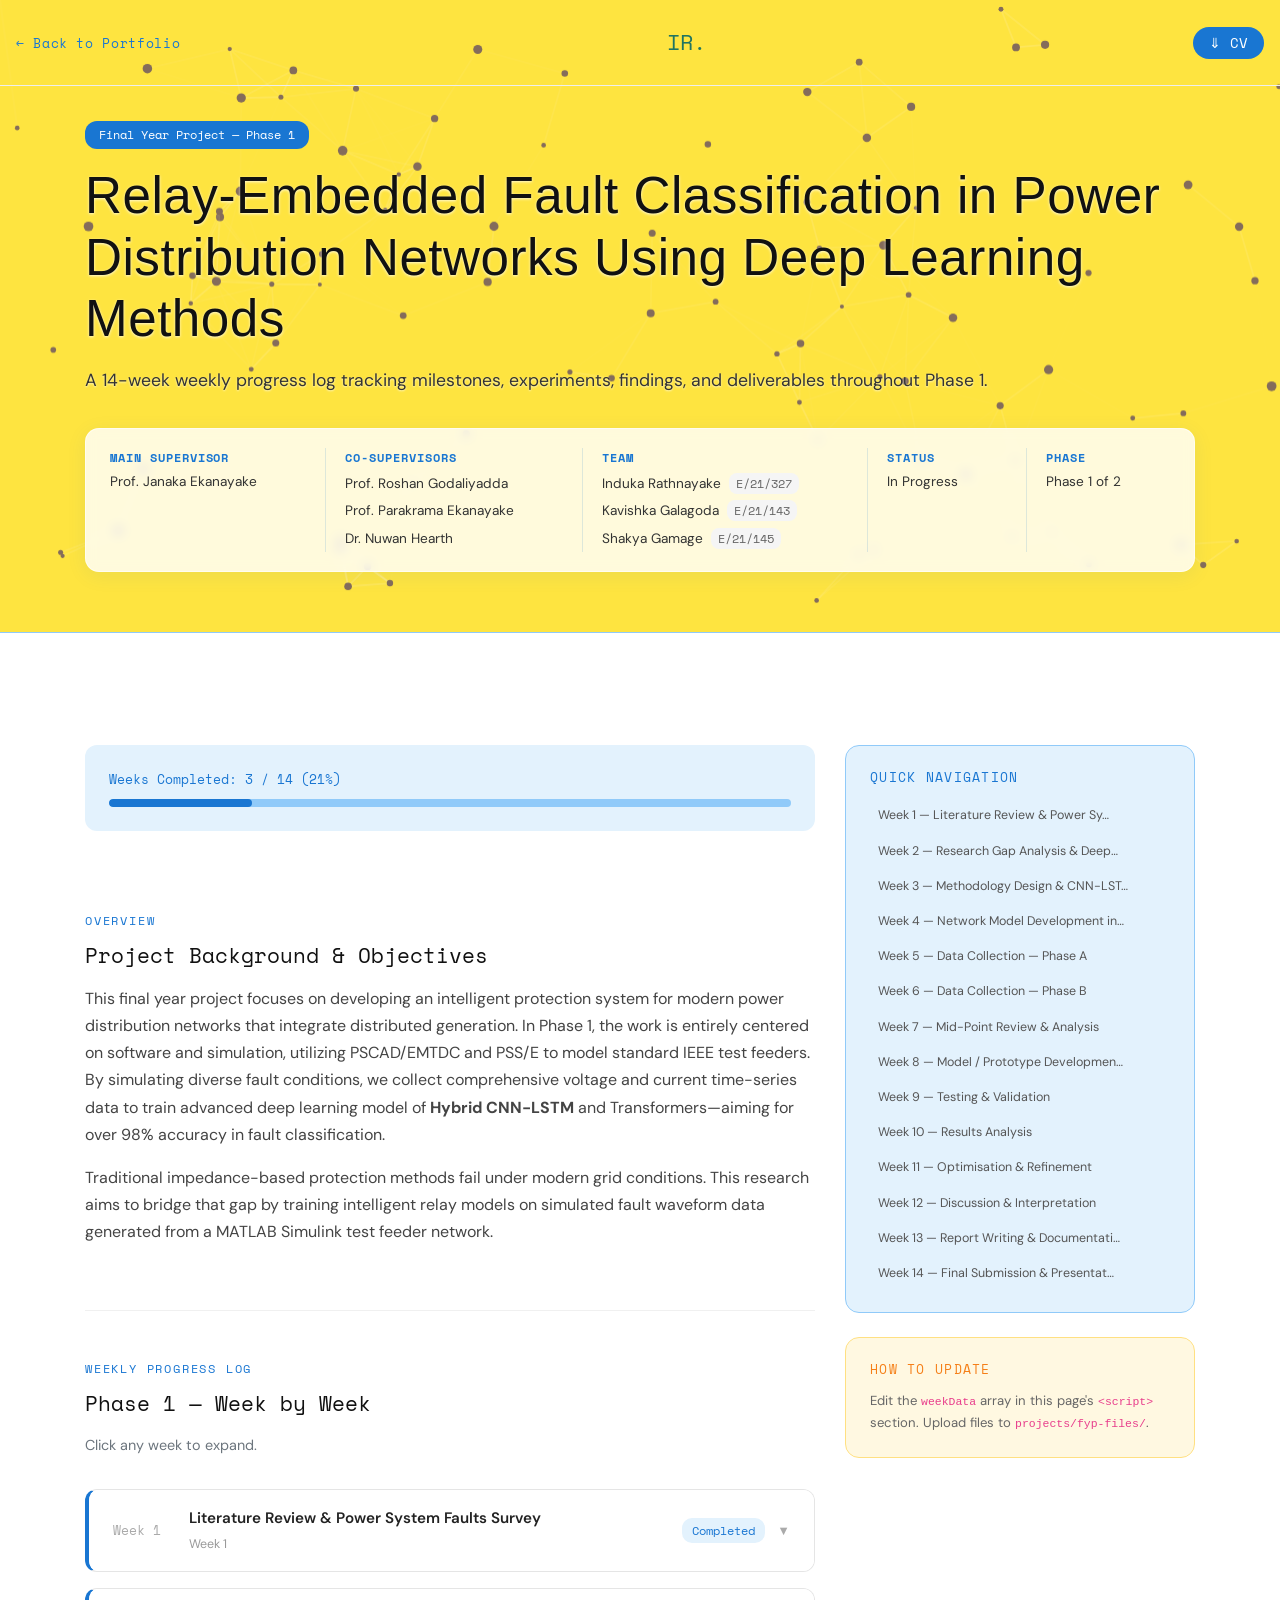
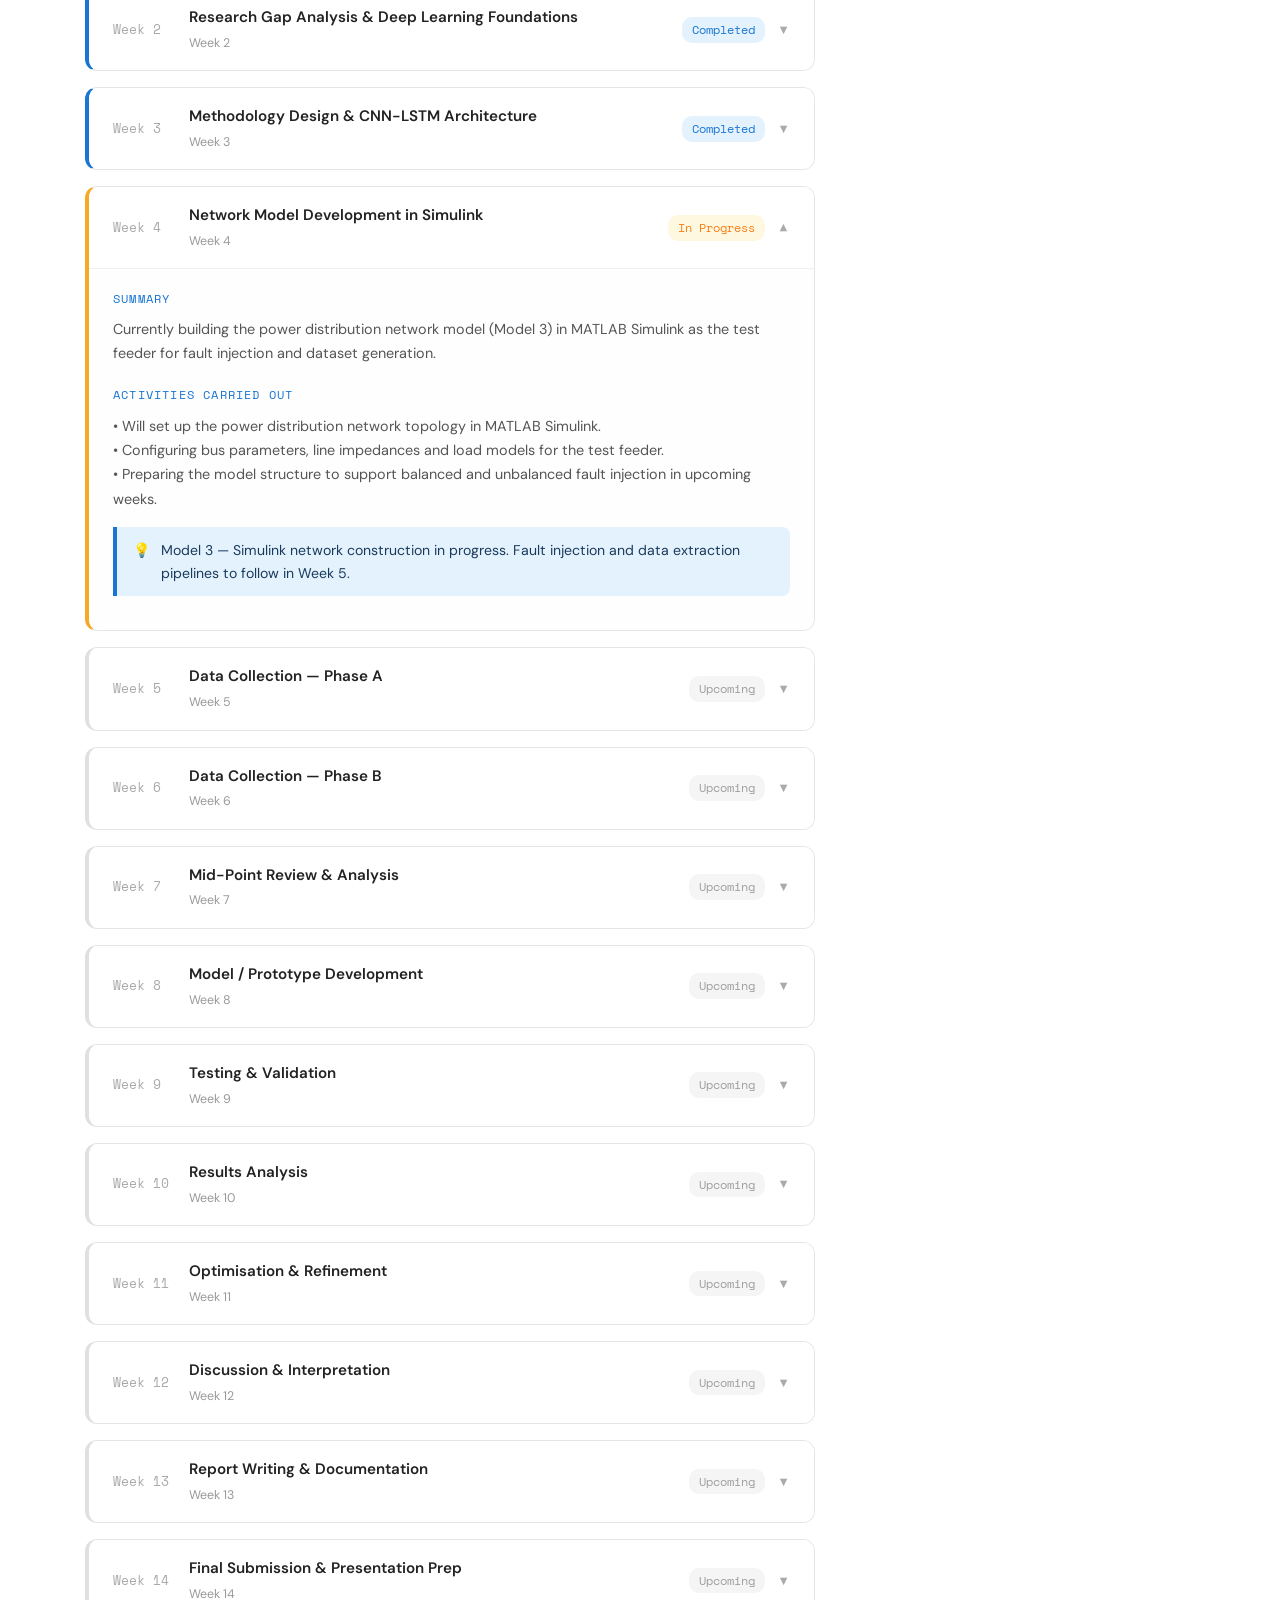
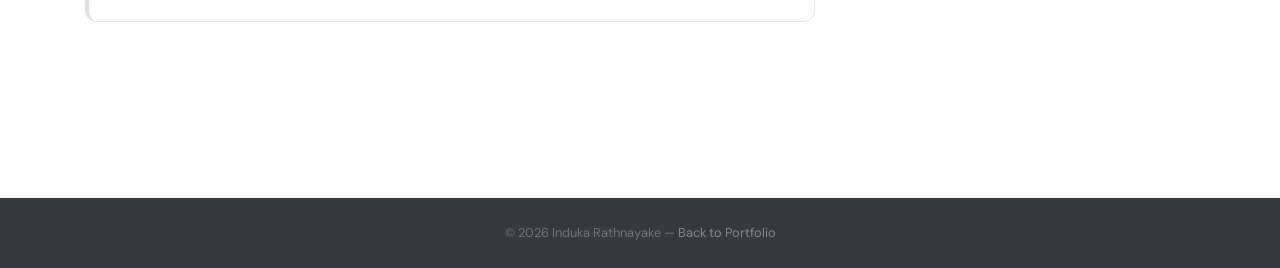
<file: projects/final-year-project.html>
<!doctype html>
<html lang="en">
<head>
  <title>Final Year Project &mdash; Induka Rathnayake</title>
  <meta charset="utf-8">
  <meta name="viewport" content="width=device-width, initial-scale=1, shrink-to-fit=no">
  <link href="https://fonts.googleapis.com/css2?family=Space+Mono:wght@400;700&family=DM+Sans:ital,wght@0,300;0,400;0,500;0,700;1,400&display=swap" rel="stylesheet">
  <link rel="stylesheet" href="../fonts/icomoon/style.css">
  <link rel="stylesheet" href="../css/bootstrap.min.css">
  <link rel="stylesheet" href="../css/aos.css">
  <link rel="stylesheet" href="../css/style.css">
  <link rel="stylesheet" href="../css/custom.css">
  <style>
    #fyp-particles {
      position: absolute;
      inset: 0;
      width: 100%;
      height: 100%;
      z-index: 0;
    }
    #fyp-particles .pg-canvas {
      position: absolute;
      inset: 0;
    }
  </style>

  <style>
    .active-chip { background:#fff8e1 !important; color:#f57f17 !important; font-weight:600; }
    .week-card.week-current { border-left:4px solid #f9a825; }
    .status-current { background:#fff8e1; color:#f57f17; }
    .media-paper-view { display:flex; align-items:flex-start; gap:12px; padding:12px 16px; background:#fff8e1; border:1px solid #ffe082; border-radius:10px; margin:10px 0; }
    .media-paper-view .mpv-icon { font-size:1.3rem; margin-top:2px; flex-shrink:0; }
    .media-paper-view .mpv-title { font-weight:600; color:#333; font-size:0.9rem; line-height:1.5; }
    .media-paper-view .mpv-label { font-size:0.72rem; color:#aaa; font-style:italic; margin-top:3px; font-family:'Space Mono',monospace; }
  </style>
</head>
<body>
<div class="site-wrap">

  <header class="site-navbar py-4 js-sticky-header" role="banner" style="border-bottom:1px solid #eee;">
    <div class="container-fluid">
      <div class="row align-items-center justify-content-between px-3">
        <div><a href="../index.html" class="back-link">&larr; Back to Portfolio</a></div>
        <div><h1 class="m-0 site-logo"><a href="../index.html" style="font-size:1.4rem;">IR.</a></h1></div>
        <div><a href="#" onclick="showCVMsg(event)" style="font-size:0.85rem;padding:6px 16px;border-radius:20px;background:#1976d2;color:#fff;text-decoration:none;font-family:'Space Mono',monospace;">&#8659; CV</a></div>
      </div>
    </div>
  </header>

  <div class="project-detail-header" style="position:relative; background:#0a1628; backdrop-filter:none; filter:none;">
    <div id="fyp-particles"></div>
    <div class="container" style="position:relative;z-index:2;">
      <span class="project-detail-badge">Final Year Project — Phase 1</span>
      <h1 class="project-detail-title" style="font-family:'Barlow Condensed',sans-serif; font-weight:400; font-size:clamp(1.6rem,4vw,3.2rem); letter-spacing:0.01em; line-height:1.2;">Relay-Embedded Fault Classification in Power Distribution Networks Using Deep Learning Methods</h1>
      <p class="project-detail-subtitle">A 14-week weekly progress log tracking milestones, experiments, findings, and deliverables throughout Phase 1.</p>
      <div class="project-detail-meta" style="background:rgba(255,255,255,0.82); backdrop-filter:blur(6px); border-radius:14px; padding:1.2rem 1.5rem; margin-top:2rem; display:flex; flex-wrap:wrap; gap:1.2rem; border:1px solid rgba(255,255,255,0.6); box-shadow:0 4px 20px rgba(25,118,210,0.08); width:100%; box-sizing:border-box;">


        <div class="detail-meta-item">
          <strong>Main Supervisor</strong>
          Prof. Janaka Ekanayake
        </div>

        <div class="detail-meta-item">
          <strong>Co-Supervisors</strong>
          <span style="display:block; line-height:2;">
            Prof. Roshan Godaliyadda<br>
            Prof. Parakrama Ekanayake<br>
            Dr. Nuwan Hearth
          </span>
        </div>

        <div class="detail-meta-item">
          <strong>Team</strong>
          <span style="display:block; line-height:2;">
            Induka Rathnayake <span style="font-family:'Space Mono',monospace; font-size:0.78rem; background:#f5f5f5; color:#666; padding:1px 7px; border-radius:8px; margin-left:4px;">E/21/327</span><br>
            Kavishka Galagoda <span style="font-family:'Space Mono',monospace; font-size:0.78rem; background:#f5f5f5; color:#666; padding:1px 7px; border-radius:8px; margin-left:4px;">E/21/143</span><br>
            Shakya Gamage <span style="font-family:'Space Mono',monospace; font-size:0.78rem; background:#f5f5f5; color:#666; padding:1px 7px; border-radius:8px; margin-left:4px;">E/21/145</span>
          </span>
        </div>

        <div class="detail-meta-item">
          <strong>Status</strong>In Progress
        </div>

        <div class="detail-meta-item">
          <strong>Phase</strong>Phase 1 of 2
        </div>

      </div>
    </div>
  </div>

  <div class="site-section">
    <div class="container">
      <div class="row">
        <div class="col-lg-8">
          <div class="fyp-progress-bar-wrap">
            <div class="fyp-progress-label" id="progressLabel">Weeks Completed: 0 / 14</div>
            <div class="fyp-progress-bar"><div class="fyp-progress-fill" id="progressFill" style="width:0%"></div></div>
          </div>
          <div class="project-section">
            <p class="project-section-label">Overview</p>
            <h3>Project Background &amp; Objectives</h3>
            <p>This final year project focuses on developing an intelligent protection system for modern power distribution networks that integrate distributed generation. In Phase 1, the work is entirely centered on software and simulation, utilizing PSCAD/EMTDC and PSS/E to model standard IEEE test feeders. By simulating diverse fault conditions, we collect comprehensive voltage and current time-series data to train advanced deep learning model of <strong>Hybrid CNN-LSTM</strong> and Transformers—aiming for over 98% accuracy in fault classification.</p>
            <p>Traditional impedance-based protection methods fail under modern grid conditions. This research aims to bridge that gap by training intelligent relay models on simulated fault waveform data generated from a MATLAB Simulink test feeder network.</p>
          </div>
          <div class="project-section">
            <p class="project-section-label">Weekly Progress Log</p>
            <h3>Phase 1 — Week by Week</h3>
            <p class="text-muted" style="font-size:0.9rem;">Click any week to expand.</p>
            <div class="weeks-container" id="weeksContainer"></div>
          </div>
        </div>
        <div class="col-lg-4 mt-5 mt-lg-0">
          <div style="position:sticky;top:100px;">
            <div style="background:#e3f2fd;border-radius:14px;padding:1.5rem;border:1px solid #90caf9;margin-bottom:1.5rem;">
              <h6 style="font-family:'Space Mono',monospace;font-size:0.8rem;color:#1976d2;text-transform:uppercase;letter-spacing:0.1em;margin-bottom:1rem;">Quick Navigation</h6>
              <div id="quickNav" style="display:flex;flex-direction:column;gap:6px;"></div>
            </div>
            <div style="background:#fff8e1;border-radius:14px;padding:1.5rem;border:1px solid #ffe082;">
              <h6 style="font-family:'Space Mono',monospace;font-size:0.8rem;color:#f57f17;text-transform:uppercase;letter-spacing:0.1em;margin-bottom:0.8rem;">How to Update</h6>
              <p style="font-size:0.82rem;color:#666;line-height:1.6;margin:0;">Edit the <code>weekData</code> array in this page's <code>&lt;script&gt;</code> section. Upload files to <code>projects/fyp-files/</code>.</p>
            </div>
          </div>
        </div>
      </div>
    </div>
  </div>

  <footer class="site-section bg-dark py-4">
    <div class="container text-center">
      <p class="text-muted small mb-0">&copy; <script>document.write(new Date().getFullYear());</script> Induka Rathnayake &mdash; <a href="../index.html" style="color:#888;">Back to Portfolio</a></p>
    </div>
  </footer>
</div>

<script src="../js/jquery-3.3.1.min.js"></script>
<script src="../js/jquery-ui.js"></script>
<script src="../js/popper.min.js"></script>
<script src="../js/bootstrap.min.js"></script>
<script src="../js/aos.js"></script>
<script src="../js/jquery.sticky.js"></script>
<script>
// ============================================================
//  WEEKLY DATA — edit here each week
//
//  MEDIA TYPES AVAILABLE:
//  { type:"image-view",  caption:"...",  url:"fyp-files/img.jpg" }   ← shows image, no download
//  { type:"youtube",     title:"...",    id:"YOUTUBE_ID" }            ← embedded player
//  { type:"audio-view",  name:"...",     url:"fyp-files/audio.mp3" } ← audio player, no download
//  { type:"paper-view",  title:"..." }                                ← paper name only, no link
//  { type:"note",        text:"..." }                                 ← callout box
//  { type:"graph",       title:"...", labels:[...], values:[...], color:"#1976d2", chartType:"bar" }
//  { type:"file",        name:"...",     url:"fyp-files/file.pdf" }   ← downloadable file
// ============================================================
var weekData = [
  {
    week: 1,
    title: "Literature Review & Power System Faults Survey",
    date: "Week 1",
    status: "completed",
    summary: "Conducted an initial survey on power system faults and initiated the literature review focusing on traditional power engineering principles.",
    activities: "• Conducted a comprehensive survey on standard power system faults, analyzing short-circuit faults, system behaviors, and calculation of voltage and reactive power.\n• Reviewed foundational academic materials, heavily utilizing the EE354: Power Engineering lecture notes.\n• Extensively referenced Electric Power Systems by J.B. Ekanayake and G. Strbac to understand core principles of system analysis and fault calculations.",
    findings: "",
    media: [
      { type: "paper-view", title: "Machine Learning Embedded in Distribution Network Relays to Classify and Locate Faults" }
    ]
  },
  {
    week: 2,
    title: "Research Gap Analysis & Deep Learning Foundations",
    date: "Week 2",
    status: "completed",
    summary: "Finalized the 14-week project timeline, explored deep learning architectures for feature extraction, and began developing a personal portfolio website.",
    activities: "• Finalized the comprehensive 14-week project plan, dividing workload across network modelling, fault injection, data preprocessing, and model training for the three group members.\n• Reviewed Power System Analysis by Hadi Saadat to deepen understanding of fault analysis mechanisms.\n• Started development on personal portfolio website to document project progress.\n• Studied foundational deep learning architectures for time-series data and surveyed DL models.",
    findings: "",
    media: [
      { type: "image-view", caption: "Project Timeline",                                           url: "fyp-files/week2-timeline.jpg" },
      { type: "youtube",    title: "3Blue1Brown — But what is a neural network?",                  id: "q6kJ71tEYqM" },
      { type: "youtube",    title: "StatQuest — Recurrent Neural Networks (RNNs)",                 id: "jmmW0F0biz0" },
      { type: "youtube",    title: "What are Convolutional Neural Networks (CNNs)?",               id: "QzY57FaENXg" },
      { type: "youtube",    title: "What is LSTM (Long Short Term Memory)?",                      id: "b61DPVFX03I" },
      { type: "youtube",    title: "Neural Network Python Tutorial: ARIMA to LSTM-CNN Hybrid",    id: "4mBm9p7HcII" }
    ]
  },
  {
    week: 3,
    title: "Methodology Design & CNN-LSTM Architecture",
    date: "Week 3",
    status: "completed",
    summary: "Finalized the hybrid deep learning methodology, reviewed core research papers and consulted with Smart Grid Lab research assistants regarding the simulation approach.",
    activities: "• Conducted in-depth review of recent literature confirming that traditional impedance methods fail under high DER penetration.\n• Analyzed an empirical study demonstrating a Hybrid CNN-LSTM model's effectiveness, noting the use of Transfer Learning to overcome data scarcity.\n• Methodology Finalization: Concluded to perform Deep Learning analysis utilizing a CNN-LSTM hybrid method. The CNN will act as a spatial encoder; LSTM handles temporal decoding of fault waveforms.\n• Simulation Strategy: Decided to first use MATLAB Simulink to create the test feeder network model. Three-phase balanced and unbalanced faults will be implemented and tested to generate datasets.\n• Held a methodology discussion with research assistants in the Smart Grid Lab, including Sahan Siriwardena, to validate simulation approach and data extraction pipelines.",
    findings: "",
    media: [
      { type: "audio-view", name: "Smart Grid Lab RA Discussion Recording",                                                          url: "fyp-files/week3-lab-discussion.mp3" },
      { type: "paper-view", title: "New data-driven approach to bridging power system protection gaps with deep learning" },
      { type: "paper-view", title: "Deep Learning for Short-Circuit Fault Diagnostics in Power Distribution Grids: A Comprehensive Review" }
    ]
  },

  {
    week: 4,
    title: "Network Model Development in Simulink",
    date: "Week 4",
    status: "current",
    summary: "Currently building the power distribution network model (Model 3) in MATLAB Simulink as the test feeder for fault injection and dataset generation.",
    activities: "• Will set up the power distribution network topology in MATLAB Simulink.\n• Configuring bus parameters, line impedances and load models for the test feeder.\n• Preparing the model structure to support balanced and unbalanced fault injection in upcoming weeks.",
    findings: "",
    media: [
      { type: "note", text: "Model 3 — Simulink network construction in progress. Fault injection and data extraction pipelines to follow in Week 5." }
    ]
  },

  { week: 5,  title: "Data Collection — Phase A",            date: "Week 5",  status: "upcoming", summary: "", activities: "", findings: "", media: [] },
  { week: 6,  title: "Data Collection — Phase B",            date: "Week 6",  status: "upcoming", summary: "", activities: "", findings: "", media: [] },
  { week: 7,  title: "Mid-Point Review & Analysis",          date: "Week 7",  status: "upcoming", summary: "", activities: "", findings: "", media: [] },
  { week: 8,  title: "Model / Prototype Development",        date: "Week 8",  status: "upcoming", summary: "", activities: "", findings: "", media: [] },
  { week: 9,  title: "Testing & Validation",                 date: "Week 9",  status: "upcoming", summary: "", activities: "", findings: "", media: [] },
  { week: 10, title: "Results Analysis",                     date: "Week 10", status: "upcoming", summary: "", activities: "", findings: "", media: [] },
  { week: 11, title: "Optimisation & Refinement",            date: "Week 11", status: "upcoming", summary: "", activities: "", findings: "", media: [] },
  { week: 12, title: "Discussion & Interpretation",          date: "Week 12", status: "upcoming", summary: "", activities: "", findings: "", media: [] },
  { week: 13, title: "Report Writing & Documentation",       date: "Week 13", status: "upcoming", summary: "", activities: "", findings: "", media: [] },
  { week: 14, title: "Final Submission & Presentation Prep", date: "Week 14", status: "upcoming", summary: "", activities: "", findings: "", media: [] }
];

// ============================================================
//  RENDER ENGINE
// ============================================================
(function() {
  var container = document.getElementById('weeksContainer');
  var quickNav  = document.getElementById('quickNav');
  var completed = 0;

  weekData.forEach(function(w) {
    if (w.status === 'completed') completed++;
    var media = w.media || [];

    var statusLabel = w.status === 'completed' ? 'Completed' : w.status === 'current' ? 'In Progress' : 'Upcoming';
    var statusClass = w.status === 'completed' ? 'status-done' : w.status === 'current' ? 'status-current' : 'status-upcoming';
    var cardClass   = 'week-' + w.status;

    var bodyHTML = '';
    var hasContent = w.summary || w.activities || w.findings || media.length;

    if (w.status === 'upcoming' && !hasContent) {
      bodyHTML = '<p class="week-empty-msg">Content will be added when this week begins.</p>';
    } else {
      if (w.summary)    bodyHTML += '<p class="week-section-title">Summary</p><p class="week-content-text">' + escHtml(w.summary) + '</p>';
      if (w.activities) bodyHTML += '<p class="week-section-title">Activities Carried Out</p><p class="week-content-text">' + escHtml(w.activities) + '</p>';
      if (w.findings)   bodyHTML += '<p class="week-section-title">Key Findings / Results</p><p class="week-content-text">' + escHtml(w.findings) + '</p>';

      media.forEach(function(m, idx) {
        switch (m.type) {
          case 'image-view':
            bodyHTML += '<div class="media-image-wrap"><img src="' + m.url + '" alt="' + escHtml(m.caption||'') + '" class="media-img" loading="lazy"><p class="media-caption">' + escHtml(m.caption||'') + '</p></div>';
            break;
          case 'youtube':
            bodyHTML += '<div class="media-video-wrap"><p class="week-section-title">&#9654; ' + escHtml(m.title||'Video') + '</p><div class="media-youtube"><iframe src="https://www.youtube.com/embed/' + m.id + '" frameborder="0" allowfullscreen></iframe></div></div>';
            break;
          case 'audio-view':
            bodyHTML += '<div class="media-audio-wrap"><p class="week-section-title">&#127911; ' + escHtml(m.name||'Audio Recording') + '</p><audio controls controlsList="nodownload" class="media-audio"><source src="' + m.url + '">Your browser does not support audio.</audio></div>';
            break;
          case 'paper-view':
            bodyHTML += '<div class="media-paper-view"><div class="mpv-icon">&#128218;</div><div><div class="mpv-title">' + escHtml(m.title) + '</div><div class="mpv-label">Research Paper — Referenced</div></div></div>';
            break;
          case 'note':
            bodyHTML += '<div class="media-note"><span>&#128161;</span> ' + escHtml(m.text) + '</div>';
            break;
          case 'graph':
            var chartId = 'chart-w' + w.week + '-' + idx;
            bodyHTML += '<div class="media-graph-wrap"><p class="week-section-title">' + escHtml(m.title||'Chart') + '</p><canvas id="' + chartId + '" height="220"></canvas></div>';
            (function(cId,lbl,vals,clr,type){ window.__pendingCharts=window.__pendingCharts||[]; window.__pendingCharts.push({id:cId,labels:lbl,values:vals,color:clr||'#1976d2',chartType:type||'bar'}); })(chartId,m.labels||[],m.values||[],m.color,m.chartType);
            break;
          case 'file':
            bodyHTML += '<div class="media-file"><span>&#128196;</span> <a href="' + m.url + '" target="_blank">' + escHtml(m.name) + '</a></div>';
            break;
        }
      });

      if (!bodyHTML) bodyHTML = '<p class="week-empty-msg">No content added yet for this week.</p>';
    }

    var card = document.createElement('div');
    card.className = 'week-card ' + cardClass;
    card.id = 'week-' + w.week;
    card.innerHTML =
      '<div class="week-header" onclick="toggleWeek(this)">' +
        '<div class="week-header-left">' +
          '<span class="week-number">Week ' + w.week + '</span>' +
          '<div><div class="week-title-text">' + escHtml(w.title) + '</div><div class="week-date">' + escHtml(w.date) + '</div></div>' +
        '</div>' +
        '<div style="display:flex;align-items:center;gap:12px;">' +
          '<span class="week-status-badge ' + statusClass + '">' + statusLabel + '</span>' +
          '<span class="week-toggle-icon">&#9660;</span>' +
        '</div>' +
      '</div>' +
      '<div class="week-body">' + bodyHTML + '</div>';
    container.appendChild(card);

    var navLink = document.createElement('a');
    navLink.href = '#week-' + w.week;
    navLink.textContent = 'Week ' + w.week + ' — ' + w.title.substring(0, 28) + (w.title.length > 28 ? '…' : '');
    navLink.style.cssText = 'font-size:0.78rem;color:#555;text-decoration:none;padding:4px 8px;border-radius:6px;transition:background 0.15s;';
    navLink.onmouseover = function(){ this.style.background='#e3f2fd'; this.style.color='#1976d2'; };
    navLink.onmouseout  = function(){ this.style.background=''; this.style.color='#555'; };
    quickNav.appendChild(navLink);
  });

  var pct = Math.round((completed / 14) * 100);
  document.getElementById('progressFill').style.width = pct + '%';
  document.getElementById('progressLabel').textContent = 'Weeks Completed: ' + completed + ' / 14 (' + pct + '%)';

  var currentCard = document.querySelector('.week-card.week-current');
  if (currentCard) { currentCard.classList.add('open'); currentCard.querySelector('.week-body').classList.add('show'); }

  if (window.__pendingCharts && window.__pendingCharts.length) {
    var s = document.createElement('script');
    s.src = 'https://cdn.jsdelivr.net/npm/chart.js@4/dist/chart.umd.min.js';
    s.onload = function() {
      window.__pendingCharts.forEach(function(c) {
        var ctx = document.getElementById(c.id);
        if (!ctx) return;
        new Chart(ctx, { type:c.chartType, data:{ labels:c.labels, datasets:[{ data:c.values, backgroundColor:c.color+'cc', borderColor:c.color, borderWidth:2, borderRadius:6 }] }, options:{ plugins:{legend:{display:false}}, scales:{y:{beginAtZero:true}}, responsive:true } });
      });
    };
    document.head.appendChild(s);
  }
})();

function toggleWeek(header) {
  var card = header.closest('.week-card');
  var body = card.querySelector('.week-body');
  var isOpen = card.classList.contains('open');
  card.classList.toggle('open', !isOpen);
  body.classList.toggle('show', !isOpen);
}

function escHtml(str) {
  return (str||'').replace(/&/g,'&amp;').replace(/</g,'&lt;').replace(/>/g,'&gt;').replace(/\n/g,'<br>');
}

function showCVMsg(e) {
  e.preventDefault();
  var btn = e.currentTarget;
  var original = btn.innerHTML;
  btn.innerHTML = '⏳ CV coming soon!';
  btn.style.opacity = '0.75';
  setTimeout(function(){ btn.innerHTML = original; btn.style.opacity = '1'; }, 2500);
}
</script>

<script>
// ── Particle Ground Animation for FYP Header ──────────────
(function() {
  var el = document.getElementById('fyp-particles');
  if (!el) return;

  var header = el.closest('.project-detail-header');

  var dotColor  = '#846c5b';
  var lineColor = '#fef9f3';
  var bgColor   = '#FEE440';

  var canvas = document.createElement('canvas');
  canvas.style.cssText = 'position:absolute;inset:0;width:100%;height:100%;display:block;';
  el.appendChild(canvas);

  var ctx = canvas.getContext('2d');
  var particles = [];
  var mouseX = 0, mouseY = 0;
  var W, H;
  var isVisible = false;  // tracks whether header is in the viewport
  var rafId = null;       // current animation frame handle

  function resize() {
    W = canvas.width  = header.offsetWidth;
    H = canvas.height = header.offsetHeight;
  }

  function Particle() {
    this.x  = Math.random() * W;
    this.y  = Math.random() * H;
    this.vx = (Math.random() - 0.5) * 0.6;
    this.vy = (Math.random() - 0.5) * 0.6;
    this.r  = Math.random() * 3 + 2;
  }

  Particle.prototype.update = function() {
    var dx = mouseX - this.x;
    var dy = mouseY - this.y;
    var dist = Math.sqrt(dx*dx + dy*dy);
    if (dist < 180) {
      this.x += dx * 0.012;
      this.y += dy * 0.012;
    }
    this.x += this.vx;
    this.y += this.vy;
    if (this.x < 0 || this.x > W) this.vx *= -1;
    if (this.y < 0 || this.y > H) this.vy *= -1;
  };

  function init() {
    resize();
    particles = [];
    var count = Math.round((W * H) / 9000);
    for (var i = 0; i < count; i++) particles.push(new Particle());
  }

  function draw() {
    if (!isVisible) {
      rafId = null;
      return; // stop the loop when header is off-screen
    }

    ctx.fillStyle = bgColor;
    ctx.fillRect(0, 0, W, H);
    ctx.filter = 'blur(0px)';

    for (var i = 0; i < particles.length; i++) {
      var p = particles[i];

      var mdx = mouseX - p.x, mdy = mouseY - p.y;
      var mdist = Math.sqrt(mdx*mdx + mdy*mdy);
      if (mdist < 140) {
        ctx.beginPath();
        ctx.moveTo(p.x, p.y);
        ctx.lineTo(mouseX, mouseY);
        ctx.strokeStyle = lineColor + Math.round((1 - mdist/140) * 99).toString(16).padStart(2,'0');
        ctx.lineWidth = 2.2;
        ctx.stroke();
      }

      for (var j = i + 1; j < particles.length; j++) {
        var q = particles[j];
        var dx = p.x - q.x, dy = p.y - q.y;
        var dist = Math.sqrt(dx*dx + dy*dy);
        if (dist < 110) {
          ctx.beginPath();
          ctx.moveTo(p.x, p.y);
          ctx.lineTo(q.x, q.y);
          ctx.strokeStyle = lineColor + Math.round((1 - dist/110) * 55).toString(16).padStart(2,'0');
          ctx.lineWidth = 1.8;
          ctx.stroke();
        }
      }

      ctx.beginPath();
      ctx.arc(p.x, p.y, p.r, 0, Math.PI * 2);
      ctx.fillStyle = dotColor;
      ctx.fill();

      p.update();
    }

    rafId = requestAnimationFrame(draw);
  }

  // Pause animation when header scrolls out of view; resume when it returns
  var observer = new IntersectionObserver(function(entries) {
    isVisible = entries[0].isIntersecting;
    if (isVisible && !rafId) {
      rafId = requestAnimationFrame(draw); // restart the loop
    }
  }, { threshold: 0.01 });
  observer.observe(header);

  header.addEventListener('mousemove', function(e) {
    var rect = header.getBoundingClientRect();
    mouseX = e.clientX - rect.left;
    mouseY = e.clientY - rect.top;
  });

  window.addEventListener('resize', function() { init(); });

  init();
  // Start only if header is already visible on load
  var initRect = header.getBoundingClientRect();
  if (initRect.bottom > 0 && initRect.top < window.innerHeight) {
    isVisible = true;
    rafId = requestAnimationFrame(draw);
  }
})();
</script>

</body>
</html>
</file>
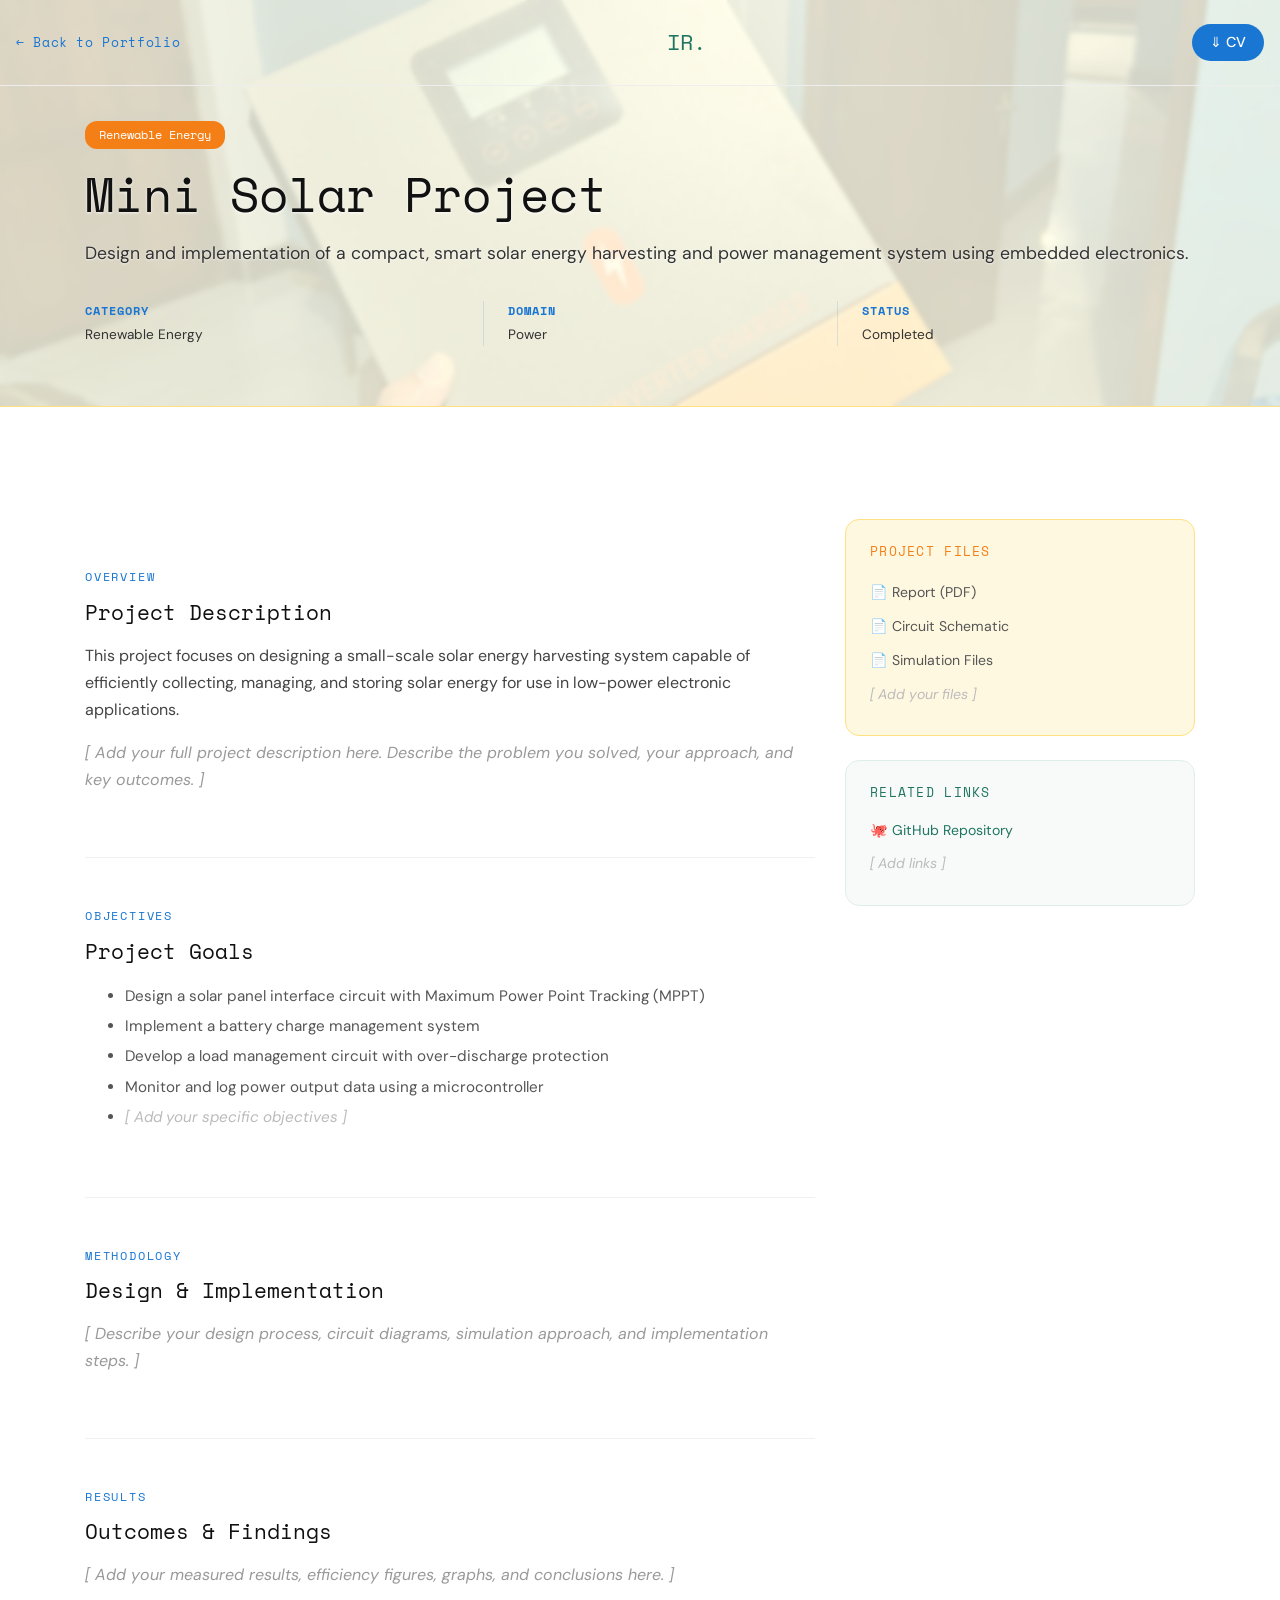
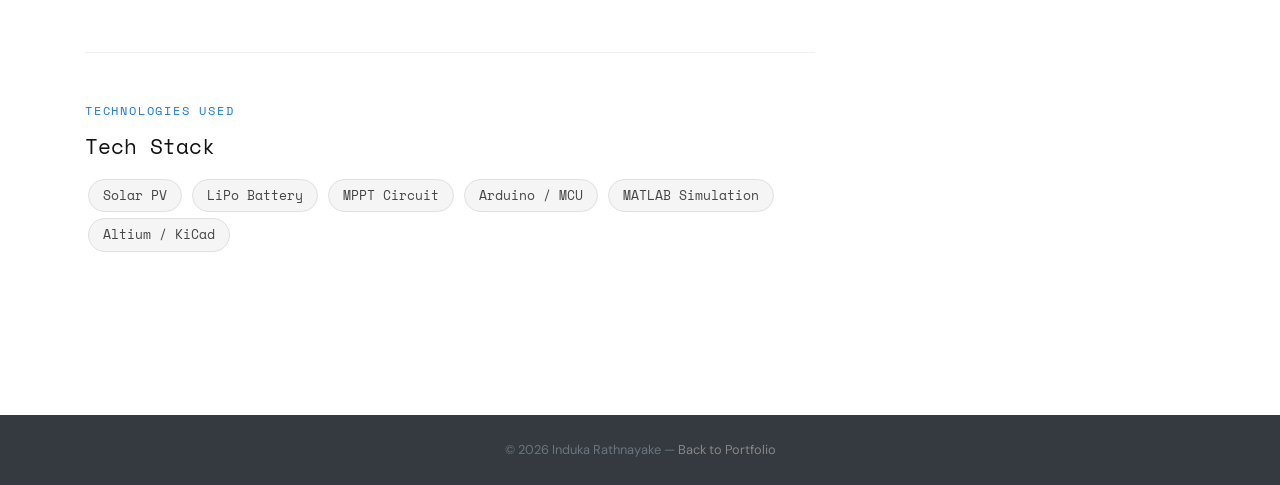
<file: projects/mini-solar.html>
<!doctype html>
<html lang="en">
<head>
  <title>Mini Solar Project &mdash; Induka Rathnayake</title>
  <meta charset="utf-8">
  <meta name="viewport" content="width=device-width, initial-scale=1, shrink-to-fit=no">
  <link href="https://fonts.googleapis.com/css2?family=Space+Mono:wght@400;700&family=DM+Sans:ital,wght@0,300;0,400;0,500;0,700;1,400&display=swap" rel="stylesheet">
  <link rel="stylesheet" href="../fonts/icomoon/style.css">
  <link rel="stylesheet" href="../css/bootstrap.min.css">
  <link rel="stylesheet" href="../css/aos.css">
  <link rel="stylesheet" href="../css/style.css">
  <link rel="stylesheet" href="../css/custom.css">
</head>
<body>
<div class="site-wrap">

  <!-- Navbar -->
  <header class="site-navbar py-4 js-sticky-header" role="banner" style="border-bottom:1px solid #eee;">
    <div class="container-fluid">
      <div class="row align-items-center justify-content-between px-3">
        <a href="../index.html" class="back-link">&larr; Back to Portfolio</a>
        <h1 class="m-0 site-logo"><a href="../index.html" style="font-size:1.4rem;">IR.</a></h1>
        <a href="../cv/Induka_Rathnayake_CV.pdf" download class="nav-cv-btn" style="font-size:0.85rem; padding:6px 16px; border-radius:20px; background:#207561; color:#fff; text-decoration:none;">&#8659; CV</a>
      </div>
    </div>
  </header>

  <!-- Header -->
  <div class="project-detail-header solar-header" style="background-image: url('../images/project-solar.jpg'); background-size: cover; background-position: center; position: relative;">
    <div style="position:absolute; inset:0; background:rgba(255,253,231,0.82); backdrop-filter:blur(2px);"></div>
    <div class="container">
      <span class="project-detail-badge" style="background:#f57f17;">Renewable Energy</span>
      <h1 class="project-detail-title">Mini Solar Project</h1>
      <p class="project-detail-subtitle">
        Design and implementation of a compact, smart solar energy harvesting 
        and power management system using embedded electronics.
      </p>
      <div class="project-detail-meta">
        <div class="detail-meta-item">
          <strong>Category</strong>Renewable Energy
        </div>
        <div class="detail-meta-item">
          <strong>Domain</strong>Power
        </div>
        <div class="detail-meta-item">
          <strong>Status</strong>Completed
        </div>
      </div>
    </div>
  </div>

  <!-- Content -->
  <div class="site-section">
    <div class="container">
      <div class="row">
        <div class="col-lg-8">

          <div class="project-section">
            <p class="project-section-label">Overview</p>
            <h3>Project Description</h3>
            <p>
              This project focuses on designing a small-scale solar energy harvesting system 
              capable of efficiently collecting, managing, and storing solar energy for use 
              in low-power electronic applications.
            </p>
            <p>
              <em style="color:#999;">[ Add your full project description here. Describe the problem you solved, your approach, and key outcomes. ]</em>
            </p>
          </div>

          <div class="project-section">
            <p class="project-section-label">Objectives</p>
            <h3>Project Goals</h3>
            <ul style="line-height:2; color:#555; font-size:0.95rem;">
              <li>Design a solar panel interface circuit with Maximum Power Point Tracking (MPPT)</li>
              <li>Implement a battery charge management system</li>
              <li>Develop a load management circuit with over-discharge protection</li>
              <li>Monitor and log power output data using a microcontroller</li>
              <li><em style="color:#bbb;">[ Add your specific objectives ]</em></li>
            </ul>
          </div>

          <div class="project-section">
            <p class="project-section-label">Methodology</p>
            <h3>Design &amp; Implementation</h3>
            <p>
              <em style="color:#999;">[ Describe your design process, circuit diagrams, simulation approach, and implementation steps. ]</em>
            </p>
          </div>

          <div class="project-section">
            <p class="project-section-label">Results</p>
            <h3>Outcomes &amp; Findings</h3>
            <p>
              <em style="color:#999;">[ Add your measured results, efficiency figures, graphs, and conclusions here. ]</em>
            </p>
          </div>

          <div class="project-section">
            <p class="project-section-label">Technologies Used</p>
            <h3>Tech Stack</h3>
            <div>
              <span class="tech-chip">Solar PV</span>
              <span class="tech-chip">LiPo Battery</span>
              <span class="tech-chip">MPPT Circuit</span>
              <span class="tech-chip">Arduino / MCU</span>
              <span class="tech-chip">MATLAB Simulation</span>
              <span class="tech-chip">Altium / KiCad</span>
            </div>
          </div>

        </div>

        <!-- Sidebar -->
        <div class="col-lg-4 mt-5 mt-lg-0">
          <div style="position:sticky; top:100px;">
            <div style="background:#fff8e1; border-radius:14px; padding:1.5rem; border:1px solid #ffe082; margin-bottom:1.5rem;">
              <h6 style="font-family:'Space Mono',monospace; font-size:0.8rem; color:#f57f17; text-transform:uppercase; letter-spacing:0.1em; margin-bottom:1rem;">Project Files</h6>
              <ul style="list-style:none; padding:0; margin:0; font-size:0.88rem; color:#666;">
                <li style="padding:5px 0;">&#128196; <a href="#" style="color:#555;">Report (PDF)</a></li>
                <li style="padding:5px 0;">&#128196; <a href="#" style="color:#555;">Circuit Schematic</a></li>
                <li style="padding:5px 0;">&#128196; <a href="#" style="color:#555;">Simulation Files</a></li>
                <li style="padding:5px 0; color:#bbb; font-style:italic;">[ Add your files ]</li>
              </ul>
            </div>
            <div style="background:#f8faf9; border-radius:14px; padding:1.5rem; border:1px solid #e0eee9;">
              <h6 style="font-family:'Space Mono',monospace; font-size:0.8rem; color:#207561; text-transform:uppercase; letter-spacing:0.1em; margin-bottom:0.8rem;">Related Links</h6>
              <ul style="list-style:none; padding:0; margin:0; font-size:0.88rem;">
                <li style="padding:5px 0;"><a href="https://github.com/indukaBrathnayake" target="_blank" style="color:#207561;">&#128025; GitHub Repository</a></li>
                <li style="padding:5px 0; color:#bbb; font-style:italic;">[ Add links ]</li>
              </ul>
            </div>
          </div>
        </div>
      </div>
    </div>
  </div>

  <!-- Footer -->
  <footer class="site-section bg-dark py-4">
    <div class="container text-center">
      <p class="text-muted small mb-0">&copy; <script>document.write(new Date().getFullYear());</script> Induka Rathnayake &mdash; <a href="../index.html" style="color:#888;">Back to Portfolio</a></p>
    </div>
  </footer>

</div>
<script src="../js/jquery-3.3.1.min.js"></script>
<script src="../js/popper.min.js"></script>
<script src="../js/bootstrap.min.js"></script>
<script src="../js/jquery.sticky.js"></script>
</body>
</html>
</file>
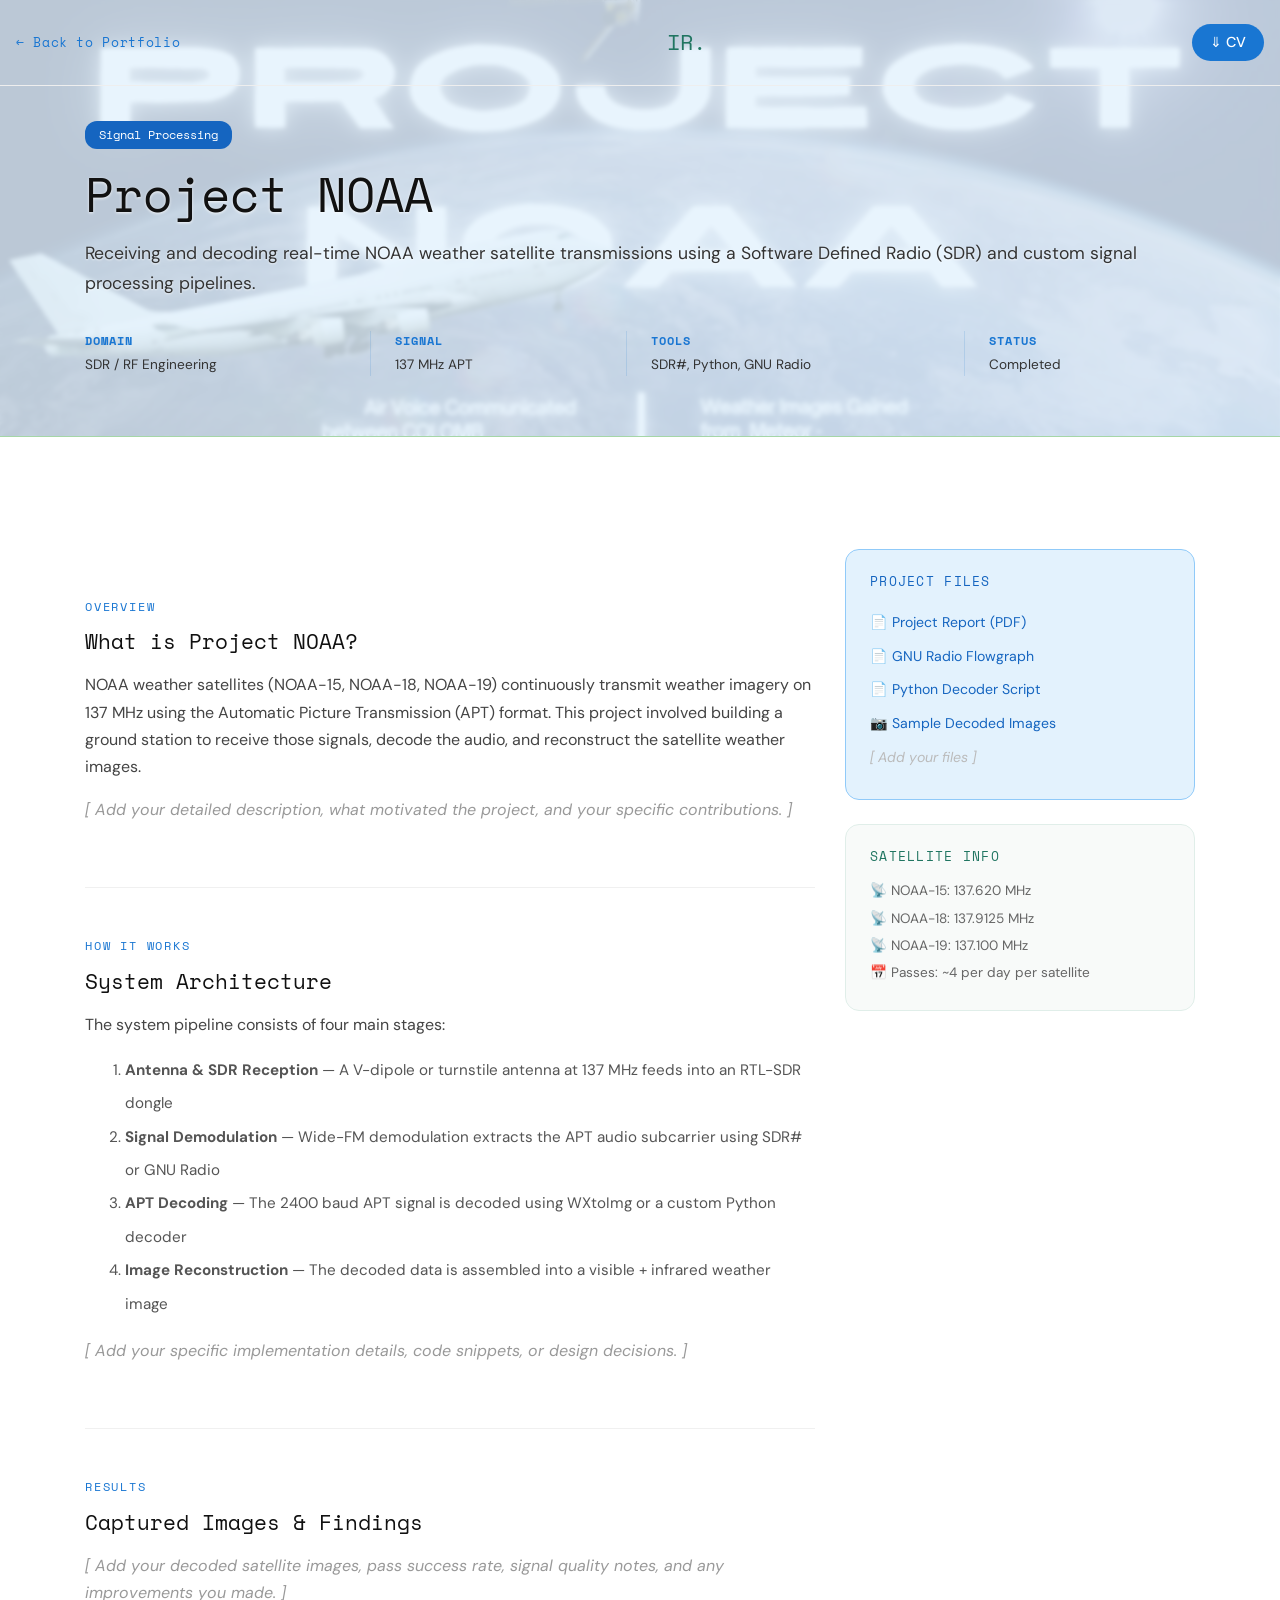
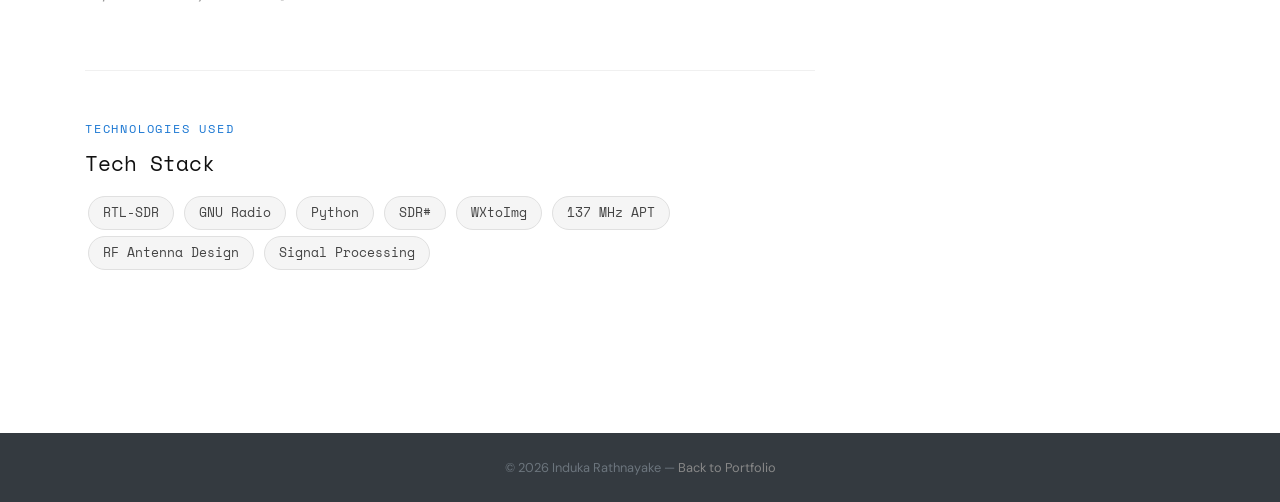
<file: projects/noaa.html>
<!doctype html>
<html lang="en">
<head>
  <title>Project NOAA &mdash; Induka Rathnayake</title>
  <meta charset="utf-8">
  <meta name="viewport" content="width=device-width, initial-scale=1, shrink-to-fit=no">
  <link href="https://fonts.googleapis.com/css2?family=Space+Mono:wght@400;700&family=DM+Sans:ital,wght@0,300;0,400;0,500;0,700;1,400&display=swap" rel="stylesheet">
  <link rel="stylesheet" href="../fonts/icomoon/style.css">
  <link rel="stylesheet" href="../css/bootstrap.min.css">
  <link rel="stylesheet" href="../css/aos.css">
  <link rel="stylesheet" href="../css/style.css">
  <link rel="stylesheet" href="../css/custom.css">
</head>
<body>
<div class="site-wrap">

  <!-- Navbar -->
  <header class="site-navbar py-4 js-sticky-header" role="banner" style="border-bottom:1px solid #eee;">
    <div class="container-fluid">
      <div class="row align-items-center justify-content-between px-3">
        <a href="../index.html" class="back-link">&larr; Back to Portfolio</a>
        <h1 class="m-0 site-logo"><a href="../index.html" style="font-size:1.4rem;">IR.</a></h1>
        <a href="../cv/Induka_Rathnayake_CV.pdf" download class="nav-cv-btn" style="font-size:0.85rem; padding:6px 16px; border-radius:20px; background:#207561; color:#fff; text-decoration:none;">&#8659; CV</a>
      </div>
    </div>
  </header>

  <!-- Header -->
  <div class="project-detail-header noaa-header" style="background-image: url('../images/project-noaa.jpg'); background-size: cover; background-position: center; position: relative;">
    <div style="position:absolute; inset:0; background:rgba(227,242,253,0.82); backdrop-filter:blur(2px);"></div>
    <div class="container">
      <span class="project-detail-badge" style="background:#1565c0;">Signal Processing</span>
      <h1 class="project-detail-title">Project NOAA</h1>
      <p class="project-detail-subtitle">
        Receiving and decoding real-time NOAA weather satellite transmissions 
        using a Software Defined Radio (SDR) and custom signal processing pipelines.
      </p>
      <div class="project-detail-meta">
        <div class="detail-meta-item">
          <strong>Domain</strong>SDR / RF Engineering
        </div>
        <div class="detail-meta-item">
          <strong>Signal</strong>137 MHz APT
        </div>
        <div class="detail-meta-item">
          <strong>Tools</strong>SDR#, Python, GNU Radio
        </div>
        <div class="detail-meta-item">
          <strong>Status</strong>Completed
        </div>
      </div>
    </div>
  </div>

  <!-- Content -->
  <div class="site-section">
    <div class="container">
      <div class="row">
        <div class="col-lg-8">

          <div class="project-section">
            <p class="project-section-label">Overview</p>
            <h3>What is Project NOAA?</h3>
            <p>
              NOAA weather satellites (NOAA-15, NOAA-18, NOAA-19) continuously transmit 
              weather imagery on 137 MHz using the Automatic Picture Transmission (APT) format. 
              This project involved building a ground station to receive those signals, 
              decode the audio, and reconstruct the satellite weather images.
            </p>
            <p>
              <em style="color:#999;">[ Add your detailed description, what motivated the project, and your specific contributions. ]</em>
            </p>
          </div>

          <div class="project-section">
            <p class="project-section-label">How It Works</p>
            <h3>System Architecture</h3>
            <p>
              The system pipeline consists of four main stages:
            </p>
            <ol style="line-height:2.2; color:#555; font-size:0.95rem;">
              <li><strong>Antenna &amp; SDR Reception</strong> — A V-dipole or turnstile antenna at 137 MHz feeds into an RTL-SDR dongle</li>
              <li><strong>Signal Demodulation</strong> — Wide-FM demodulation extracts the APT audio subcarrier using SDR# or GNU Radio</li>
              <li><strong>APT Decoding</strong> — The 2400 baud APT signal is decoded using WXtoImg or a custom Python decoder</li>
              <li><strong>Image Reconstruction</strong> — The decoded data is assembled into a visible + infrared weather image</li>
            </ol>
            <p>
              <em style="color:#999;">[ Add your specific implementation details, code snippets, or design decisions. ]</em>
            </p>
          </div>

          <div class="project-section">
            <p class="project-section-label">Results</p>
            <h3>Captured Images &amp; Findings</h3>
            <p>
              <em style="color:#999;">[ Add your decoded satellite images, pass success rate, signal quality notes, and any improvements you made. ]</em>
            </p>
          </div>

          <div class="project-section">
            <p class="project-section-label">Technologies Used</p>
            <h3>Tech Stack</h3>
            <div>
              <span class="tech-chip">RTL-SDR</span>
              <span class="tech-chip">GNU Radio</span>
              <span class="tech-chip">Python</span>
              <span class="tech-chip">SDR#</span>
              <span class="tech-chip">WXtoImg</span>
              <span class="tech-chip">137 MHz APT</span>
              <span class="tech-chip">RF Antenna Design</span>
              <span class="tech-chip">Signal Processing</span>
            </div>
          </div>

        </div>

        <!-- Sidebar -->
        <div class="col-lg-4 mt-5 mt-lg-0">
          <div style="position:sticky; top:100px;">
            <div style="background:#e3f2fd; border-radius:14px; padding:1.5rem; border:1px solid #90caf9; margin-bottom:1.5rem;">
              <h6 style="font-family:'Space Mono',monospace; font-size:0.8rem; color:#1565c0; text-transform:uppercase; letter-spacing:0.1em; margin-bottom:1rem;">Project Files</h6>
              <ul style="list-style:none; padding:0; margin:0; font-size:0.88rem; color:#555;">
                <li style="padding:5px 0;">&#128196; <a href="#" style="color:#1565c0;">Project Report (PDF)</a></li>
                <li style="padding:5px 0;">&#128196; <a href="#" style="color:#1565c0;">GNU Radio Flowgraph</a></li>
                <li style="padding:5px 0;">&#128196; <a href="#" style="color:#1565c0;">Python Decoder Script</a></li>
                <li style="padding:5px 0;">&#128247; <a href="#" style="color:#1565c0;">Sample Decoded Images</a></li>
                <li style="padding:5px 0; color:#bbb; font-style:italic;">[ Add your files ]</li>
              </ul>
            </div>
            <div style="background:#f8faf9; border-radius:14px; padding:1.5rem; border:1px solid #e0eee9;">
              <h6 style="font-family:'Space Mono',monospace; font-size:0.8rem; color:#207561; text-transform:uppercase; letter-spacing:0.1em; margin-bottom:0.8rem;">Satellite Info</h6>
              <ul style="list-style:none; padding:0; margin:0; font-size:0.85rem; color:#666; line-height:2;">
                <li>&#128225; NOAA-15: 137.620 MHz</li>
                <li>&#128225; NOAA-18: 137.9125 MHz</li>
                <li>&#128225; NOAA-19: 137.100 MHz</li>
                <li>&#128197; Passes: ~4 per day per satellite</li>
              </ul>
            </div>
          </div>
        </div>
      </div>
    </div>
  </div>

  <!-- Footer -->
  <footer class="site-section bg-dark py-4">
    <div class="container text-center">
      <p class="text-muted small mb-0">&copy; <script>document.write(new Date().getFullYear());</script> Induka Rathnayake &mdash; <a href="../index.html" style="color:#888;">Back to Portfolio</a></p>
    </div>
  </footer>

</div>
<script src="../js/jquery-3.3.1.min.js"></script>
<script src="../js/popper.min.js"></script>
<script src="../js/bootstrap.min.js"></script>
<script src="../js/jquery.sticky.js"></script>
</body>
</html>
</file>
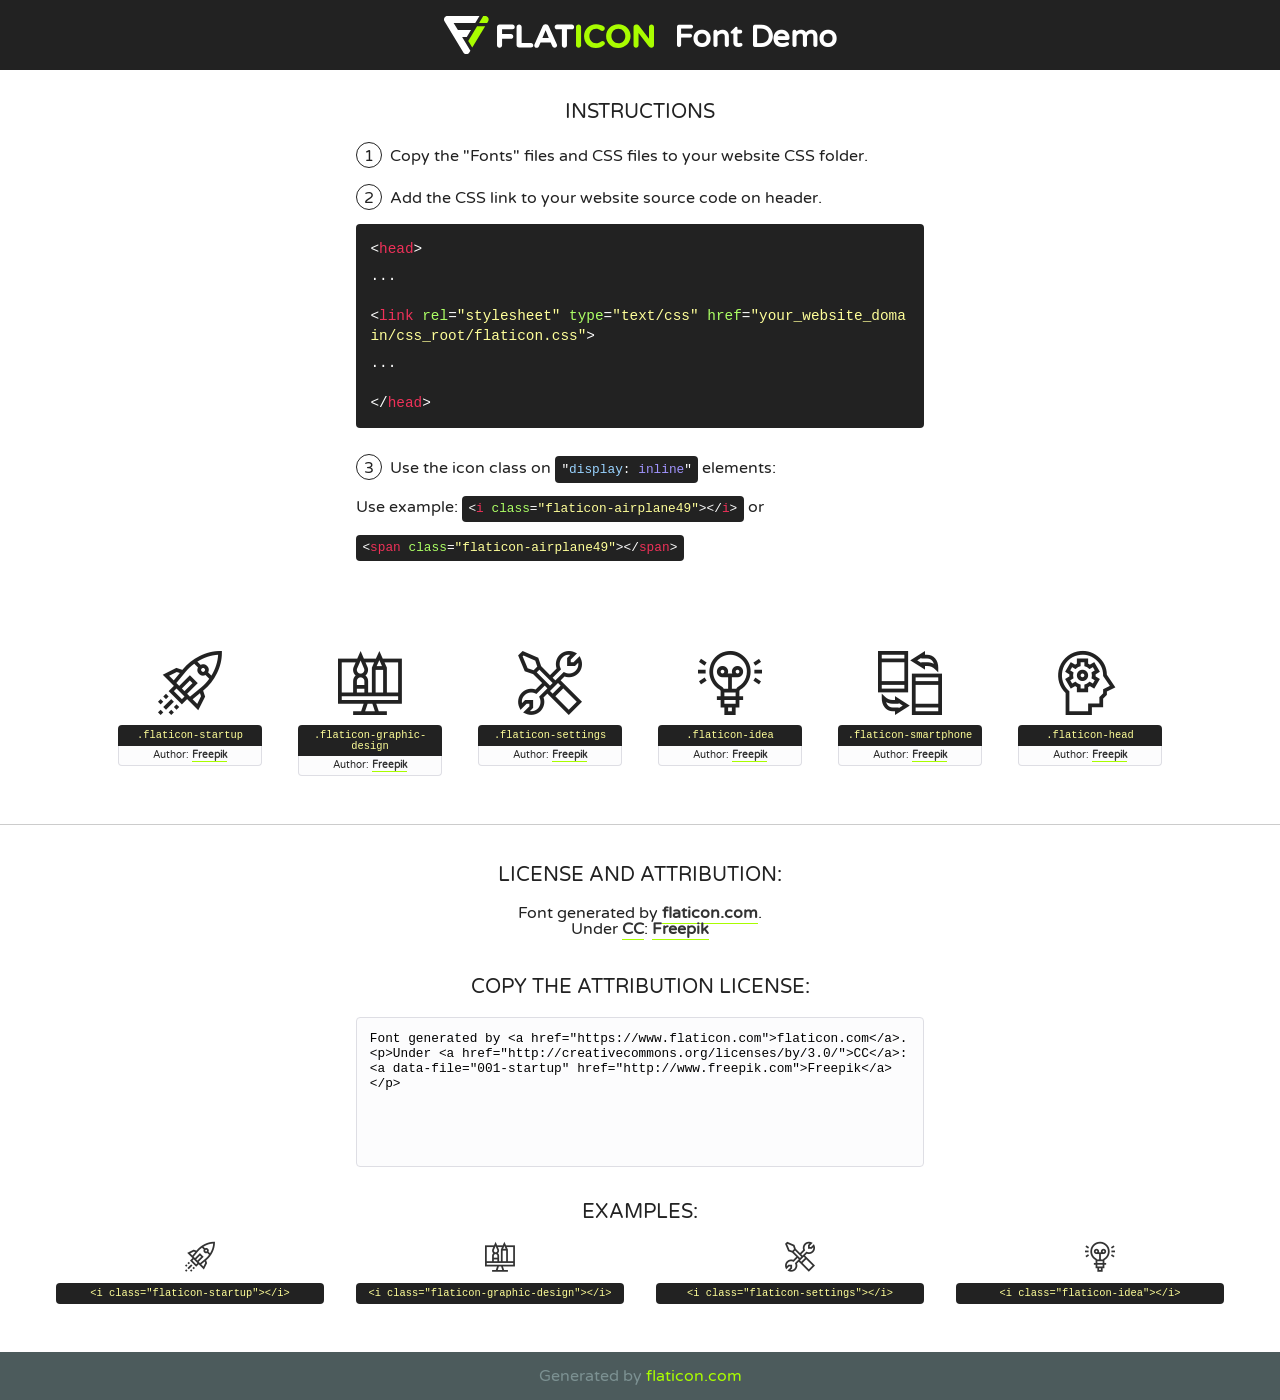
<file: fonts/flaticon/font/flaticon.html>
<!DOCTYPE html>
<!--
  Flaticon icon font: Flaticon
  Creation date: 03/04/2019 06:02
-->
<html>
<!DOCTYPE html>
<html>

<head>
    <title>Flaticon WebFont</title>
    <link href="http://fonts.googleapis.com/css?family=Varela+Round" rel="stylesheet" type="text/css" />
    <link rel="stylesheet" type="text/css" href="flaticon.css">
    <meta charset="UTF-8">
    <style>
    html, body, div, span, applet, object, iframe,
    h1, h2, h3, h4, h5, h6, p, blockquote, pre,
    a, abbr, acronym, address, big, cite, code,
    del, dfn, em, img, ins, kbd, q, s, samp,
    small, strike, strong, sub, sup, tt, var,
    b, u, i, center,
    dl, dt, dd, ol, ul, li,
    fieldset, form, label, legend,
    table, caption, tbody, tfoot, thead, tr, th, td,
    article, aside, canvas, details, embed, 
    figure, figcaption, footer, header, hgroup, 
    menu, nav, output, ruby, section, summary,
    time, mark, audio, video {
        margin: 0;
        padding: 0;
        border: 0;
        font-size: 100%;
        font: inherit;
        vertical-align: baseline;
    }
    /* HTML5 display-role reset for older browsers */
    article, aside, details, figcaption, figure, 
    footer, header, hgroup, menu, nav, section {
        display: block;
    }
    body {
        line-height: 1;
    }
    ol, ul {
        list-style: none;
    }
    blockquote, q {
        quotes: none;
    }
    blockquote:before, blockquote:after,
    q:before, q:after {
        content: '';
        content: none;
    }
    table {
        border-collapse: collapse;
        border-spacing: 0;
    }
    body {
        font-family: 'Varela Round', Helvetica, Arial, sans-serif;
        font-size: 16px;
        color: #222;
    }
    a {
        color: #333;
        border-bottom: 1px solid #a9fd00;
        font-weight: bold;
        text-decoration: none;
    }
    * {
        -moz-box-sizing: border-box;
        -webkit-box-sizing: border-box;
        box-sizing: border-box;
        margin: 0;
        padding: 0;
    }
    [class^="flaticon-"]:before, [class*=" flaticon-"]:before, [class^="flaticon-"]:after, [class*=" flaticon-"]:after {
        font-family: Flaticon;
        font-size: 30px;
        font-style: normal;
        margin-left: 20px;
        color: #333;
    }
    .wrapper {
        max-width: 600px;
        margin: auto;
        padding: 0 1em;
    }
    .title {
        font-size: 1.25em;
        text-align: center;
        margin-bottom: 1em;
        text-transform: uppercase;
    }
    header {
        text-align: center;
        background-color: #222;
        color: #fff;
        padding: 1em;
    }
    header .logo {
        width: 210px;
        height: 38px;
        display: inline-block;
        vertical-align: middle;
        margin-right: 1em;
        border: none;
    }
    header strong {
        font-size: 1.95em;
        font-weight: bold;
        vertical-align: middle;
        margin-top: 5px;
        display: inline-block;
    }
    .demo {
        margin: 2em auto;
        line-height: 1.25em;
    }
    .demo ul li {
        margin-bottom: 1em;
    }
    .demo ul li .num {
        color: #222;
        border-radius: 20px;
        display: inline-block;
        width: 26px;
        padding: 3px;
        height: 26px;
        text-align: center;
        margin-right: 0.5em;
        border: 1px solid #222;
    }
    .demo ul li code {
        background-color: #222;
        border-radius: 4px;
        padding: 0.25em 0.5em;
        display: inline-block;
        color: #fff;
        font-family: Consolas,Monaco,Lucida Console,Liberation Mono,DejaVu Sans Mono,Bitstream Vera Sans Mono,Courier New, monospace;
        font-weight: lighter;
        margin-top: 1em;
        font-size: 0.8em;
        word-break: break-all;
    }
    .demo ul li code.big {
        padding: 1em;
        font-size: 0.9em;
    }
    .demo ul li code .red {
        color: #EF3159;
    }
    .demo ul li code .green {
        color: #ACFF65;
    }
    .demo ul li code .yellow {
        color: #FFFF99;
    }
    .demo ul li code .blue {
        color: #99D3FF;
    }
    .demo ul li code .purple {
        color: #A295FF;
    }
    .demo ul li code .dots {
        margin-top: 0.5em;
        display: block;
    }
    #glyphs {
        border-bottom: 1px solid #ccc;
        padding: 2em 0;
        text-align: center;
    }
    .glyph {
        display: inline-block;
        width: 9em;
        margin: 1em;
        text-align: center;
        vertical-align: top;
        background: #FFF;
    }
    .glyph .glyph-icon {
        padding: 10px;
        display: block;
        font-family:"Flaticon";
        font-size: 64px;
        line-height: 1;
    }
    .glyph .glyph-icon:before {
        font-size: 64px;
        color: #222;
        margin-left: 0;
    }
    .class-name {
        font-size: 0.65em;
        background-color: #222;
        color: #fff;
        border-radius: 4px 4px 0 0;
        padding: 0.5em;
        color: #FFFF99;
        font-family: Consolas,Monaco,Lucida Console,Liberation Mono,DejaVu Sans Mono,Bitstream Vera Sans Mono,Courier New, monospace;
    }
    .author-name {
        font-size: 0.6em;
        background-color: #fcfcfd;
        border: 1px solid #DEDEE4;
        border-top: 0;
        border-radius: 0 0 4px 4px;
        padding: 0.5em;
    }
    .class-name:last-child {
        font-size: 10px;
        color:#888;
    }
    .class-name:last-child a {
        font-size: 10px;
        color:#555;
    }
    .class-name:last-child a:hover {
        color:#a9fd00;
    }
    .glyph > input {
        display: block;
        width: 100px;
        margin: 5px auto;
        text-align: center;
        font-size: 12px;
        cursor: text;
    }
    .glyph > input.icon-input {
        font-family:"Flaticon";
        font-size: 16px;
        margin-bottom: 10px;
    }
    .attribution .title {
        margin-top: 2em;
    }
    .attribution textarea {
        background-color: #fcfcfd;
        padding: 1em;
        border: none;
        box-shadow: none;
        border: 1px solid #DEDEE4;
        border-radius: 4px;
        resize: none;
        width: 100%;
        height: 150px;
        font-size: 0.8em;
        font-family: Consolas,Monaco,Lucida Console,Liberation Mono,DejaVu Sans Mono,Bitstream Vera Sans Mono,Courier New, monospace;
        -webkit-appearance: none;
    }
    .iconsuse {
        margin: 2em auto;
        text-align: center;
        max-width: 1200px;
    }
    .iconsuse:after {
        content: '';
        display: table;
        clear: both;
    }
    .iconsuse .image {
        float: left;
        width: 25%;
        padding: 0 1em;
    }
    .iconsuse .image p {
        margin-bottom: 1em;
    }
    .iconsuse .image span {
        display: block;
        font-size: 0.65em;
        background-color: #222;
        color: #fff;
        border-radius: 4px;
        padding: 0.5em;
        color: #FFFF99;
        margin-top: 1em;
        font-family: Consolas,Monaco,Lucida Console,Liberation Mono,DejaVu Sans Mono,Bitstream Vera Sans Mono,Courier New, monospace;
    }
    #footer {
        text-align: center;
        background-color: #4C5B5C;
        color: #7c9192;
        padding: 1em;
    }
    #footer a {
        border: none;
        color: #a9fd00;
        font-weight: normal;
    }
    @media (max-width: 960px) {
        .iconsuse .image {
            width: 50%;
        }
    }
    @media (max-width: 560px) {
        .iconsuse .image {
            width: 100%;
        }
    }
    </style>
</head>

<body class="characters-off">

    <header>
        <a href="https://www.flaticon.com" target="_blank" class="logo">
            <svg version="1.1" xmlns="http://www.w3.org/2000/svg" xmlns:xlink="http://www.w3.org/1999/xlink" xmlns:a="http://ns.adobe.com/AdobeSVGViewerExtensions/3.0/" viewBox="0 0 560.875 102.036" enable-background="new 0 0 560.875 102.036" xml:space="preserve">
                <defs>
                </defs>
                <g>
                    <g class="letters">
                        <path fill="#ffffff" d="M141.596,29.675c0-3.777,2.985-6.767,6.764-6.767h34.438c3.426,0,6.15,2.728,6.15,6.15
                        c0,3.43-2.724,6.149-6.15,6.149h-27.674v13.091h23.719c3.429,0,6.151,2.724,6.151,6.15c0,3.43-2.723,6.149-6.151,6.149h-23.719
                        v17.574c0,3.773-2.986,6.761-6.764,6.761c-3.779,0-6.764-2.989-6.764-6.761V29.675z"></path>
                        <path fill="#ffffff" d="M193.844,29.149c0-3.781,2.985-6.767,6.764-6.767c3.776,0,6.763,2.985,6.763,6.767v42.957h25.039
                        c3.426,0,6.149,2.726,6.149,6.153c0,3.425-2.723,6.15-6.149,6.15h-31.802c-3.779,0-6.764-2.986-6.764-6.768V29.149z"></path>
                        <path fill="#ffffff" d="M241.891,75.71l21.438-48.407c1.492-3.341,4.215-5.357,7.906-5.357h0.792
                        c3.686,0,6.323,2.017,7.815,5.357l21.439,48.407c0.436,0.967,0.701,1.845,0.701,2.723c0,3.602-2.809,6.501-6.414,6.501
                        c-3.161,0-5.269-1.845-6.499-4.655l-4.132-9.661h-27.059l-4.301,10.102c-1.144,2.631-3.426,4.214-6.237,4.214
                        c-3.517,0-6.24-2.81-6.24-6.325C241.1,77.64,241.451,76.677,241.891,75.71z M279.932,58.666l-8.521-20.297l-8.526,20.297H279.932
                        z"></path>
                        <path fill="#ffffff" d="M314.864,35.387H301.86c-3.429,0-6.239-2.813-6.239-6.238c0-3.429,2.811-6.24,6.239-6.24h39.533
                        c3.426,0,6.237,2.811,6.237,6.24c0,3.425-2.811,6.238-6.237,6.238h-13.001v42.785c0,3.773-2.99,6.761-6.764,6.761
                        c-3.779,0-6.764-2.989-6.764-6.761V35.387z"></path>
                        <path fill="#A9FD00" d="M352.615,29.149c0-3.781,2.985-6.767,6.767-6.767c3.774,0,6.761,2.985,6.761,6.767v49.024
                        c0,3.773-2.987,6.761-6.761,6.761c-3.781,0-6.767-2.989-6.767-6.761V29.149z"></path>
                        <path fill="#A9FD00" d="M374.132,53.836v-0.179c0-17.481,13.178-31.801,32.065-31.801c9.22,0,15.459,2.458,20.557,6.238
                        c1.402,1.054,2.637,2.985,2.637,5.357c0,3.692-2.985,6.59-6.681,6.59c-1.845,0-3.071-0.702-4.044-1.319
                        c-3.776-2.813-7.729-4.393-12.562-4.393c-10.364,0-17.831,8.611-17.831,19.154v0.173c0,10.542,7.291,19.329,17.831,19.329
                        c5.715,0,9.492-1.756,13.359-4.834c1.049-0.874,2.458-1.491,4.039-1.491c3.429,0,6.325,2.813,6.325,6.236
                        c0,2.106-1.056,3.78-2.282,4.834c-5.539,4.834-12.036,7.733-21.878,7.733C387.572,85.464,374.132,71.493,374.132,53.836z"></path>
                        <path fill="#A9FD00" d="M433.009,53.836v-0.179c0-17.481,13.79-31.801,32.766-31.801c18.981,0,32.592,14.143,32.592,31.628v0.173
                        c0,17.483-13.785,31.807-32.769,31.807C446.625,85.464,433.009,71.32,433.009,53.836z M484.224,53.836v-0.179
                        c0-10.539-7.725-19.326-18.626-19.326c-10.893,0-18.449,8.611-18.449,19.154v0.173c0,10.542,7.73,19.329,18.626,19.329
                        C476.676,72.986,484.224,64.378,484.224,53.836z"></path>
                        <path fill="#A9FD00" d="M506.233,29.321c0-3.774,2.99-6.763,6.767-6.763h1.401c3.252,0,5.183,1.583,7.029,3.953l26.093,34.265
                        V29.059c0-3.692,2.99-6.677,6.681-6.677c3.683,0,6.671,2.985,6.671,6.677v48.934c0,3.78-2.987,6.765-6.764,6.765h-0.436
                        c-3.257,0-5.188-1.581-7.034-3.953l-27.056-35.492v32.944c0,3.687-2.985,6.676-6.678,6.676c-3.683,0-6.673-2.989-6.673-6.676
                        V29.321z"></path>
                    </g>
                    <g class="insignia">
                        <path fill="#ffffff" d="M48.372,56.137h12.517l11.156-18.537H37.186L25.688,18.539h57.825L94.668,0H9.271
                        C5.925,0,2.842,1.801,1.198,4.716c-1.644,2.907-1.593,6.482,0.134,9.343l50.38,83.501c1.678,2.781,4.689,4.476,7.938,4.476
                        c3.246,0,6.257-1.695,7.935-4.476l2.898-4.804L48.372,56.137z"></path>
                        <g class="i">
                            <path fill="#A9FD00" d="M93.575,18.539h0.031v0.004l21.652,0.004l2.705-4.488c1.727-2.861,1.778-6.436,0.133-9.343
                            C116.454,1.801,113.371,0,110.026,0h-5.294L93.575,18.539z"></path>
                            <polygon fill="#A9FD00" points="88.291,27.356 64.725,66.486 75.519,84.404 109.942,27.356"></polygon>
                        </g>
                    </g>
                </g>
            </svg>
        </a>
        <strong>Font Demo</strong>
    </header>


    <section class="demo wrapper">

        <p class="title">Instructions</p>

        <ul>
            <li>
                <span class="num">1</span>Copy the "Fonts" files and CSS files to your website CSS folder.
            </li>
            <li>
                <span class="num">2</span>Add the CSS link to your website source code on header.
                <code class="big">
                    &lt;<span class="red">head</span>&gt;
                    <br/><span class="dots">...</span>
                    <br/>&lt;<span class="red">link</span> <span class="green">rel</span>=<span class="yellow">"stylesheet"</span> <span class="green">type</span>=<span class="yellow">"text/css"</span> <span class="green">href</span>=<span class="yellow">"your_website_domain/css_root/flaticon.css"</span>&gt;
                    <br/><span class="dots">...</span>
                    <br/>&lt;/<span class="red">head</span>&gt;
                </code>
            </li>

            <li>
                <p>
                    <span class="num">3</span>Use the icon class on <code>"<span class="blue">display</span>:<span class="purple"> inline</span>"</code> elements:
                    <br />
                    Use example: <code>&lt;<span class="red">i</span> <span class="green">class</span>=<span class="yellow">&quot;flaticon-airplane49&quot;</span>&gt;&lt;/<span class="red">i</span>&gt;</code> or <code>&lt;<span class="red">span</span> <span class="green">class</span>=<span class="yellow">&quot;flaticon-airplane49&quot;</span>&gt;&lt;/<span class="red">span</span>&gt;</code>
            </li>
        </ul>

    </section>




   <section id="glyphs">          
    
      
        <div class="glyph"><div class="glyph-icon flaticon-startup"></div>
            <div class="class-name">.flaticon-startup</div>
            <div class="author-name">Author: <a data-file="001-startup" href="http://www.freepik.com">Freepik</a> </div> 
        </div>        
        
        <div class="glyph"><div class="glyph-icon flaticon-graphic-design"></div>
            <div class="class-name">.flaticon-graphic-design</div>
            <div class="author-name">Author: <a data-file="002-graphic-design" href="http://www.freepik.com">Freepik</a> </div> 
        </div>        
        
        <div class="glyph"><div class="glyph-icon flaticon-settings"></div>
            <div class="class-name">.flaticon-settings</div>
            <div class="author-name">Author: <a data-file="003-settings" href="http://www.freepik.com">Freepik</a> </div> 
        </div>        
        
        <div class="glyph"><div class="glyph-icon flaticon-idea"></div>
            <div class="class-name">.flaticon-idea</div>
            <div class="author-name">Author: <a data-file="004-idea" href="http://www.freepik.com">Freepik</a> </div> 
        </div>        
        
        <div class="glyph"><div class="glyph-icon flaticon-smartphone"></div>
            <div class="class-name">.flaticon-smartphone</div>
            <div class="author-name">Author: <a data-file="005-smartphone" href="http://www.freepik.com">Freepik</a> </div> 
        </div>        
        
        <div class="glyph"><div class="glyph-icon flaticon-head"></div>
            <div class="class-name">.flaticon-head</div>
            <div class="author-name">Author: <a data-file="006-head" href="http://www.freepik.com">Freepik</a> </div> 
        </div>        
        

    </section>



    <section class="attribution wrapper"   style="text-align:center;">

      <div class="title">License and attribution:</div><div class="attrDiv">Font generated by <a href="https://www.flaticon.com">flaticon.com</a>. <div><p>Under <a href="http://creativecommons.org/licenses/by/3.0/">CC</a>: <a data-file="001-startup" href="http://www.freepik.com">Freepik</a></p>  </div>
      </div>
      <div class="title">Copy the Attribution License:</div>

    <textarea onclick="this.focus();this.select();">Font generated by &lt;a href=&quot;https://www.flaticon.com&quot;&gt;flaticon.com&lt;/a&gt;. <p>Under <a href="http://creativecommons.org/licenses/by/3.0/">CC</a>: <a data-file="001-startup" href="http://www.freepik.com">Freepik</a></p>  
     </textarea>

    </section>

    <section class="iconsuse">

          <div class="title">Examples:</div>            
             
            <div class="image">
                <p>
                    <i class="glyph-icon flaticon-startup"></i> 
                    <span>&lt;i class=&quot;flaticon-startup&quot;&gt;&lt;/i&gt;</span>
                </p>
            </div>
            
            <div class="image">
                <p>
                    <i class="glyph-icon flaticon-graphic-design"></i> 
                    <span>&lt;i class=&quot;flaticon-graphic-design&quot;&gt;&lt;/i&gt;</span>
                </p>
            </div>
            
            <div class="image">
                <p>
                    <i class="glyph-icon flaticon-settings"></i> 
                    <span>&lt;i class=&quot;flaticon-settings&quot;&gt;&lt;/i&gt;</span>
                </p>
            </div>
            
            <div class="image">
                <p>
                    <i class="glyph-icon flaticon-idea"></i> 
                    <span>&lt;i class=&quot;flaticon-idea&quot;&gt;&lt;/i&gt;</span>
                </p>
            </div>
                       
        </div>
                            
    </section>

<div id="footer">
    <div>Generated by <a href="https://www.flaticon.com">flaticon.com</a>
    </div>
</div>



</body>
</html>
</file>
<file: fonts/icomoon/style.css>
@font-face {
  font-family: 'icomoon';
  src:  url('fonts/icomoon.eot?10si43');
  src:  url('fonts/icomoon.eot?10si43#iefix') format('embedded-opentype'),
    url('fonts/icomoon.ttf?10si43') format('truetype'),
    url('fonts/icomoon.woff?10si43') format('woff'),
    url('fonts/icomoon.svg?10si43#icomoon') format('svg');
  font-weight: normal;
  font-style: normal;
}

[class^="icon-"], [class*=" icon-"] {
  /* use !important to prevent issues with browser extensions that change fonts */
  font-family: 'icomoon' !important;
  speak: none;
  font-style: normal;
  font-weight: normal;
  font-variant: normal;
  text-transform: none;
  line-height: 1;

  /* Better Font Rendering =========== */
  -webkit-font-smoothing: antialiased;
  -moz-osx-font-smoothing: grayscale;
}

.icon-asterisk:before {
  content: "\f069";
}
.icon-plus:before {
  content: "\f067";
}
.icon-question:before {
  content: "\f128";
}
.icon-minus:before {
  content: "\f068";
}
.icon-glass:before {
  content: "\f000";
}
.icon-music:before {
  content: "\f001";
}
.icon-search:before {
  content: "\f002";
}
.icon-envelope-o:before {
  content: "\f003";
}
.icon-heart:before {
  content: "\f004";
}
.icon-star:before {
  content: "\f005";
}
.icon-star-o:before {
  content: "\f006";
}
.icon-user:before {
  content: "\f007";
}
.icon-film:before {
  content: "\f008";
}
.icon-th-large:before {
  content: "\f009";
}
.icon-th:before {
  content: "\f00a";
}
.icon-th-list:before {
  content: "\f00b";
}
.icon-check:before {
  content: "\f00c";
}
.icon-close:before {
  content: "\f00d";
}
.icon-remove:before {
  content: "\f00d";
}
.icon-times:before {
  content: "\f00d";
}
.icon-search-plus:before {
  content: "\f00e";
}
.icon-search-minus:before {
  content: "\f010";
}
.icon-power-off:before {
  content: "\f011";
}
.icon-signal:before {
  content: "\f012";
}
.icon-cog:before {
  content: "\f013";
}
.icon-gear:before {
  content: "\f013";
}
.icon-trash-o:before {
  content: "\f014";
}
.icon-home:before {
  content: "\f015";
}
.icon-file-o:before {
  content: "\f016";
}
.icon-clock-o:before {
  content: "\f017";
}
.icon-road:before {
  content: "\f018";
}
.icon-download:before {
  content: "\f019";
}
.icon-arrow-circle-o-down:before {
  content: "\f01a";
}
.icon-arrow-circle-o-up:before {
  content: "\f01b";
}
.icon-inbox:before {
  content: "\f01c";
}
.icon-play-circle-o:before {
  content: "\f01d";
}
.icon-repeat:before {
  content: "\f01e";
}
.icon-rotate-right:before {
  content: "\f01e";
}
.icon-refresh:before {
  content: "\f021";
}
.icon-list-alt:before {
  content: "\f022";
}
.icon-lock:before {
  content: "\f023";
}
.icon-flag:before {
  content: "\f024";
}
.icon-headphones:before {
  content: "\f025";
}
.icon-volume-off:before {
  content: "\f026";
}
.icon-volume-down:before {
  content: "\f027";
}
.icon-volume-up:before {
  content: "\f028";
}
.icon-qrcode:before {
  content: "\f029";
}
.icon-barcode:before {
  content: "\f02a";
}
.icon-tag:before {
  content: "\f02b";
}
.icon-tags:before {
  content: "\f02c";
}
.icon-book:before {
  content: "\f02d";
}
.icon-bookmark:before {
  content: "\f02e";
}
.icon-print:before {
  content: "\f02f";
}
.icon-camera:before {
  content: "\f030";
}
.icon-font:before {
  content: "\f031";
}
.icon-bold:before {
  content: "\f032";
}
.icon-italic:before {
  content: "\f033";
}
.icon-text-height:before {
  content: "\f034";
}
.icon-text-width:before {
  content: "\f035";
}
.icon-align-left:before {
  content: "\f036";
}
.icon-align-center:before {
  content: "\f037";
}
.icon-align-right:before {
  content: "\f038";
}
.icon-align-justify:before {
  content: "\f039";
}
.icon-list:before {
  content: "\f03a";
}
.icon-dedent:before {
  content: "\f03b";
}
.icon-outdent:before {
  content: "\f03b";
}
.icon-indent:before {
  content: "\f03c";
}
.icon-video-camera:before {
  content: "\f03d";
}
.icon-image:before {
  content: "\f03e";
}
.icon-photo:before {
  content: "\f03e";
}
.icon-picture-o:before {
  content: "\f03e";
}
.icon-pencil:before {
  content: "\f040";
}
.icon-map-marker:before {
  content: "\f041";
}
.icon-adjust:before {
  content: "\f042";
}
.icon-tint:before {
  content: "\f043";
}
.icon-edit:before {
  content: "\f044";
}
.icon-pencil-square-o:before {
  content: "\f044";
}
.icon-share-square-o:before {
  content: "\f045";
}
.icon-check-square-o:before {
  content: "\f046";
}
.icon-arrows:before {
  content: "\f047";
}
.icon-step-backward:before {
  content: "\f048";
}
.icon-fast-backward:before {
  content: "\f049";
}
.icon-backward:before {
  content: "\f04a";
}
.icon-play:before {
  content: "\f04b";
}
.icon-pause:before {
  content: "\f04c";
}
.icon-stop:before {
  content: "\f04d";
}
.icon-forward:before {
  content: "\f04e";
}
.icon-fast-forward:before {
  content: "\f050";
}
.icon-step-forward:before {
  content: "\f051";
}
.icon-eject:before {
  content: "\f052";
}
.icon-chevron-left:before {
  content: "\f053";
}
.icon-chevron-right:before {
  content: "\f054";
}
.icon-plus-circle:before {
  content: "\f055";
}
.icon-minus-circle:before {
  content: "\f056";
}
.icon-times-circle:before {
  content: "\f057";
}
.icon-check-circle:before {
  content: "\f058";
}
.icon-question-circle:before {
  content: "\f059";
}
.icon-info-circle:before {
  content: "\f05a";
}
.icon-crosshairs:before {
  content: "\f05b";
}
.icon-times-circle-o:before {
  content: "\f05c";
}
.icon-check-circle-o:before {
  content: "\f05d";
}
.icon-ban:before {
  content: "\f05e";
}
.icon-arrow-left:before {
  content: "\f060";
}
.icon-arrow-right:before {
  content: "\f061";
}
.icon-arrow-up:before {
  content: "\f062";
}
.icon-arrow-down:before {
  content: "\f063";
}
.icon-mail-forward:before {
  content: "\f064";
}
.icon-share:before {
  content: "\f064";
}
.icon-expand:before {
  content: "\f065";
}
.icon-compress:before {
  content: "\f066";
}
.icon-exclamation-circle:before {
  content: "\f06a";
}
.icon-gift:before {
  content: "\f06b";
}
.icon-leaf:before {
  content: "\f06c";
}
.icon-fire:before {
  content: "\f06d";
}
.icon-eye:before {
  content: "\f06e";
}
.icon-eye-slash:before {
  content: "\f070";
}
.icon-exclamation-triangle:before {
  content: "\f071";
}
.icon-warning:before {
  content: "\f071";
}
.icon-plane:before {
  content: "\f072";
}
.icon-calendar:before {
  content: "\f073";
}
.icon-random:before {
  content: "\f074";
}
.icon-comment:before {
  content: "\f075";
}
.icon-magnet:before {
  content: "\f076";
}
.icon-chevron-up:before {
  content: "\f077";
}
.icon-chevron-down:before {
  content: "\f078";
}
.icon-retweet:before {
  content: "\f079";
}
.icon-shopping-cart:before {
  content: "\f07a";
}
.icon-folder:before {
  content: "\f07b";
}
.icon-folder-open:before {
  content: "\f07c";
}
.icon-arrows-v:before {
  content: "\f07d";
}
.icon-arrows-h:before {
  content: "\f07e";
}
.icon-bar-chart:before {
  content: "\f080";
}
.icon-bar-chart-o:before {
  content: "\f080";
}
.icon-twitter-square:before {
  content: "\f081";
}
.icon-facebook-square:before {
  content: "\f082";
}
.icon-camera-retro:before {
  content: "\f083";
}
.icon-key:before {
  content: "\f084";
}
.icon-cogs:before {
  content: "\f085";
}
.icon-gears:before {
  content: "\f085";
}
.icon-comments:before {
  content: "\f086";
}
.icon-thumbs-o-up:before {
  content: "\f087";
}
.icon-thumbs-o-down:before {
  content: "\f088";
}
.icon-star-half:before {
  content: "\f089";
}
.icon-heart-o:before {
  content: "\f08a";
}
.icon-sign-out:before {
  content: "\f08b";
}
.icon-linkedin-square:before {
  content: "\f08c";
}
.icon-thumb-tack:before {
  content: "\f08d";
}
.icon-external-link:before {
  content: "\f08e";
}
.icon-sign-in:before {
  content: "\f090";
}
.icon-trophy:before {
  content: "\f091";
}
.icon-github-square:before {
  content: "\f092";
}
.icon-upload:before {
  content: "\f093";
}
.icon-lemon-o:before {
  content: "\f094";
}
.icon-phone:before {
  content: "\f095";
}
.icon-square-o:before {
  content: "\f096";
}
.icon-bookmark-o:before {
  content: "\f097";
}
.icon-phone-square:before {
  content: "\f098";
}
.icon-twitter:before {
  content: "\f099";
}
.icon-facebook:before {
  content: "\f09a";
}
.icon-facebook-f:before {
  content: "\f09a";
}
.icon-github:before {
  content: "\f09b";
}
.icon-unlock:before {
  content: "\f09c";
}
.icon-credit-card:before {
  content: "\f09d";
}
.icon-feed:before {
  content: "\f09e";
}
.icon-rss:before {
  content: "\f09e";
}
.icon-hdd-o:before {
  content: "\f0a0";
}
.icon-bullhorn:before {
  content: "\f0a1";
}
.icon-bell-o:before {
  content: "\f0a2";
}
.icon-certificate:before {
  content: "\f0a3";
}
.icon-hand-o-right:before {
  content: "\f0a4";
}
.icon-hand-o-left:before {
  content: "\f0a5";
}
.icon-hand-o-up:before {
  content: "\f0a6";
}
.icon-hand-o-down:before {
  content: "\f0a7";
}
.icon-arrow-circle-left:before {
  content: "\f0a8";
}
.icon-arrow-circle-right:before {
  content: "\f0a9";
}
.icon-arrow-circle-up:before {
  content: "\f0aa";
}
.icon-arrow-circle-down:before {
  content: "\f0ab";
}
.icon-globe:before {
  content: "\f0ac";
}
.icon-wrench:before {
  content: "\f0ad";
}
.icon-tasks:before {
  content: "\f0ae";
}
.icon-filter:before {
  content: "\f0b0";
}
.icon-briefcase:before {
  content: "\f0b1";
}
.icon-arrows-alt:before {
  content: "\f0b2";
}
.icon-group:before {
  content: "\f0c0";
}
.icon-users:before {
  content: "\f0c0";
}
.icon-chain:before {
  content: "\f0c1";
}
.icon-link:before {
  content: "\f0c1";
}
.icon-cloud:before {
  content: "\f0c2";
}
.icon-flask:before {
  content: "\f0c3";
}
.icon-cut:before {
  content: "\f0c4";
}
.icon-scissors:before {
  content: "\f0c4";
}
.icon-copy:before {
  content: "\f0c5";
}
.icon-files-o:before {
  content: "\f0c5";
}
.icon-paperclip:before {
  content: "\f0c6";
}
.icon-floppy-o:before {
  content: "\f0c7";
}
.icon-save:before {
  content: "\f0c7";
}
.icon-square:before {
  content: "\f0c8";
}
.icon-bars:before {
  content: "\f0c9";
}
.icon-navicon:before {
  content: "\f0c9";
}
.icon-reorder:before {
  content: "\f0c9";
}
.icon-list-ul:before {
  content: "\f0ca";
}
.icon-list-ol:before {
  content: "\f0cb";
}
.icon-strikethrough:before {
  content: "\f0cc";
}
.icon-underline:before {
  content: "\f0cd";
}
.icon-table:before {
  content: "\f0ce";
}
.icon-magic:before {
  content: "\f0d0";
}
.icon-truck:before {
  content: "\f0d1";
}
.icon-pinterest:before {
  content: "\f0d2";
}
.icon-pinterest-square:before {
  content: "\f0d3";
}
.icon-google-plus-square:before {
  content: "\f0d4";
}
.icon-google-plus:before {
  content: "\f0d5";
}
.icon-money:before {
  content: "\f0d6";
}
.icon-caret-down:before {
  content: "\f0d7";
}
.icon-caret-up:before {
  content: "\f0d8";
}
.icon-caret-left:before {
  content: "\f0d9";
}
.icon-caret-right:before {
  content: "\f0da";
}
.icon-columns:before {
  content: "\f0db";
}
.icon-sort:before {
  content: "\f0dc";
}
.icon-unsorted:before {
  content: "\f0dc";
}
.icon-sort-desc:before {
  content: "\f0dd";
}
.icon-sort-down:before {
  content: "\f0dd";
}
.icon-sort-asc:before {
  content: "\f0de";
}
.icon-sort-up:before {
  content: "\f0de";
}
.icon-envelope:before {
  content: "\f0e0";
}
.icon-linkedin:before {
  content: "\f0e1";
}
.icon-rotate-left:before {
  content: "\f0e2";
}
.icon-undo:before {
  content: "\f0e2";
}
.icon-gavel:before {
  content: "\f0e3";
}
.icon-legal:before {
  content: "\f0e3";
}
.icon-dashboard:before {
  content: "\f0e4";
}
.icon-tachometer:before {
  content: "\f0e4";
}
.icon-comment-o:before {
  content: "\f0e5";
}
.icon-comments-o:before {
  content: "\f0e6";
}
.icon-bolt:before {
  content: "\f0e7";
}
.icon-flash:before {
  content: "\f0e7";
}
.icon-sitemap:before {
  content: "\f0e8";
}
.icon-umbrella:before {
  content: "\f0e9";
}
.icon-clipboard:before {
  content: "\f0ea";
}
.icon-paste:before {
  content: "\f0ea";
}
.icon-lightbulb-o:before {
  content: "\f0eb";
}
.icon-exchange:before {
  content: "\f0ec";
}
.icon-cloud-download:before {
  content: "\f0ed";
}
.icon-cloud-upload:before {
  content: "\f0ee";
}
.icon-user-md:before {
  content: "\f0f0";
}
.icon-stethoscope:before {
  content: "\f0f1";
}
.icon-suitcase:before {
  content: "\f0f2";
}
.icon-bell:before {
  content: "\f0f3";
}
.icon-coffee:before {
  content: "\f0f4";
}
.icon-cutlery:before {
  content: "\f0f5";
}
.icon-file-text-o:before {
  content: "\f0f6";
}
.icon-building-o:before {
  content: "\f0f7";
}
.icon-hospital-o:before {
  content: "\f0f8";
}
.icon-ambulance:before {
  content: "\f0f9";
}
.icon-medkit:before {
  content: "\f0fa";
}
.icon-fighter-jet:before {
  content: "\f0fb";
}
.icon-beer:before {
  content: "\f0fc";
}
.icon-h-square:before {
  content: "\f0fd";
}
.icon-plus-square:before {
  content: "\f0fe";
}
.icon-angle-double-left:before {
  content: "\f100";
}
.icon-angle-double-right:before {
  content: "\f101";
}
.icon-angle-double-up:before {
  content: "\f102";
}
.icon-angle-double-down:before {
  content: "\f103";
}
.icon-angle-left:before {
  content: "\f104";
}
.icon-angle-right:before {
  content: "\f105";
}
.icon-angle-up:before {
  content: "\f106";
}
.icon-angle-down:before {
  content: "\f107";
}
.icon-desktop:before {
  content: "\f108";
}
.icon-laptop:before {
  content: "\f109";
}
.icon-tablet:before {
  content: "\f10a";
}
.icon-mobile:before {
  content: "\f10b";
}
.icon-mobile-phone:before {
  content: "\f10b";
}
.icon-circle-o:before {
  content: "\f10c";
}
.icon-quote-left:before {
  content: "\f10d";
}
.icon-quote-right:before {
  content: "\f10e";
}
.icon-spinner:before {
  content: "\f110";
}
.icon-circle:before {
  content: "\f111";
}
.icon-mail-reply:before {
  content: "\f112";
}
.icon-reply:before {
  content: "\f112";
}
.icon-github-alt:before {
  content: "\f113";
}
.icon-folder-o:before {
  content: "\f114";
}
.icon-folder-open-o:before {
  content: "\f115";
}
.icon-smile-o:before {
  content: "\f118";
}
.icon-frown-o:before {
  content: "\f119";
}
.icon-meh-o:before {
  content: "\f11a";
}
.icon-gamepad:before {
  content: "\f11b";
}
.icon-keyboard-o:before {
  content: "\f11c";
}
.icon-flag-o:before {
  content: "\f11d";
}
.icon-flag-checkered:before {
  content: "\f11e";
}
.icon-terminal:before {
  content: "\f120";
}
.icon-code:before {
  content: "\f121";
}
.icon-mail-reply-all:before {
  content: "\f122";
}
.icon-reply-all:before {
  content: "\f122";
}
.icon-star-half-empty:before {
  content: "\f123";
}
.icon-star-half-full:before {
  content: "\f123";
}
.icon-star-half-o:before {
  content: "\f123";
}
.icon-location-arrow:before {
  content: "\f124";
}
.icon-crop:before {
  content: "\f125";
}
.icon-code-fork:before {
  content: "\f126";
}
.icon-chain-broken:before {
  content: "\f127";
}
.icon-unlink:before {
  content: "\f127";
}
.icon-info:before {
  content: "\f129";
}
.icon-exclamation:before {
  content: "\f12a";
}
.icon-superscript:before {
  content: "\f12b";
}
.icon-subscript:before {
  content: "\f12c";
}
.icon-eraser:before {
  content: "\f12d";
}
.icon-puzzle-piece:before {
  content: "\f12e";
}
.icon-microphone:before {
  content: "\f130";
}
.icon-microphone-slash:before {
  content: "\f131";
}
.icon-shield:before {
  content: "\f132";
}
.icon-calendar-o:before {
  content: "\f133";
}
.icon-fire-extinguisher:before {
  content: "\f134";
}
.icon-rocket:before {
  content: "\f135";
}
.icon-maxcdn:before {
  content: "\f136";
}
.icon-chevron-circle-left:before {
  content: "\f137";
}
.icon-chevron-circle-right:before {
  content: "\f138";
}
.icon-chevron-circle-up:before {
  content: "\f139";
}
.icon-chevron-circle-down:before {
  content: "\f13a";
}
.icon-html5:before {
  content: "\f13b";
}
.icon-css3:before {
  content: "\f13c";
}
.icon-anchor:before {
  content: "\f13d";
}
.icon-unlock-alt:before {
  content: "\f13e";
}
.icon-bullseye:before {
  content: "\f140";
}
.icon-ellipsis-h:before {
  content: "\f141";
}
.icon-ellipsis-v:before {
  content: "\f142";
}
.icon-rss-square:before {
  content: "\f143";
}
.icon-play-circle:before {
  content: "\f144";
}
.icon-ticket:before {
  content: "\f145";
}
.icon-minus-square:before {
  content: "\f146";
}
.icon-minus-square-o:before {
  content: "\f147";
}
.icon-level-up:before {
  content: "\f148";
}
.icon-level-down:before {
  content: "\f149";
}
.icon-check-square:before {
  content: "\f14a";
}
.icon-pencil-square:before {
  content: "\f14b";
}
.icon-external-link-square:before {
  content: "\f14c";
}
.icon-share-square:before {
  content: "\f14d";
}
.icon-compass:before {
  content: "\f14e";
}
.icon-caret-square-o-down:before {
  content: "\f150";
}
.icon-toggle-down:before {
  content: "\f150";
}
.icon-caret-square-o-up:before {
  content: "\f151";
}
.icon-toggle-up:before {
  content: "\f151";
}
.icon-caret-square-o-right:before {
  content: "\f152";
}
.icon-toggle-right:before {
  content: "\f152";
}
.icon-eur:before {
  content: "\f153";
}
.icon-euro:before {
  content: "\f153";
}
.icon-gbp:before {
  content: "\f154";
}
.icon-dollar:before {
  content: "\f155";
}
.icon-usd:before {
  content: "\f155";
}
.icon-inr:before {
  content: "\f156";
}
.icon-rupee:before {
  content: "\f156";
}
.icon-cny:before {
  content: "\f157";
}
.icon-jpy:before {
  content: "\f157";
}
.icon-rmb:before {
  content: "\f157";
}
.icon-yen:before {
  content: "\f157";
}
.icon-rouble:before {
  content: "\f158";
}
.icon-rub:before {
  content: "\f158";
}
.icon-ruble:before {
  content: "\f158";
}
.icon-krw:before {
  content: "\f159";
}
.icon-won:before {
  content: "\f159";
}
.icon-bitcoin:before {
  content: "\f15a";
}
.icon-btc:before {
  content: "\f15a";
}
.icon-file:before {
  content: "\f15b";
}
.icon-file-text:before {
  content: "\f15c";
}
.icon-sort-alpha-asc:before {
  content: "\f15d";
}
.icon-sort-alpha-desc:before {
  content: "\f15e";
}
.icon-sort-amount-asc:before {
  content: "\f160";
}
.icon-sort-amount-desc:before {
  content: "\f161";
}
.icon-sort-numeric-asc:before {
  content: "\f162";
}
.icon-sort-numeric-desc:before {
  content: "\f163";
}
.icon-thumbs-up:before {
  content: "\f164";
}
.icon-thumbs-down:before {
  content: "\f165";
}
.icon-youtube-square:before {
  content: "\f166";
}
.icon-youtube:before {
  content: "\f167";
}
.icon-xing:before {
  content: "\f168";
}
.icon-xing-square:before {
  content: "\f169";
}
.icon-youtube-play:before {
  content: "\f16a";
}
.icon-dropbox:before {
  content: "\f16b";
}
.icon-stack-overflow:before {
  content: "\f16c";
}
.icon-instagram:before {
  content: "\f16d";
}
.icon-flickr:before {
  content: "\f16e";
}
.icon-adn:before {
  content: "\f170";
}
.icon-bitbucket:before {
  content: "\f171";
}
.icon-bitbucket-square:before {
  content: "\f172";
}
.icon-tumblr:before {
  content: "\f173";
}
.icon-tumblr-square:before {
  content: "\f174";
}
.icon-long-arrow-down:before {
  content: "\f175";
}
.icon-long-arrow-up:before {
  content: "\f176";
}
.icon-long-arrow-left:before {
  content: "\f177";
}
.icon-long-arrow-right:before {
  content: "\f178";
}
.icon-apple:before {
  content: "\f179";
}
.icon-windows:before {
  content: "\f17a";
}
.icon-android:before {
  content: "\f17b";
}
.icon-linux:before {
  content: "\f17c";
}
.icon-dribbble:before {
  content: "\f17d";
}
.icon-skype:before {
  content: "\f17e";
}
.icon-foursquare:before {
  content: "\f180";
}
.icon-trello:before {
  content: "\f181";
}
.icon-female:before {
  content: "\f182";
}
.icon-male:before {
  content: "\f183";
}
.icon-gittip:before {
  content: "\f184";
}
.icon-gratipay:before {
  content: "\f184";
}
.icon-sun-o:before {
  content: "\f185";
}
.icon-moon-o:before {
  content: "\f186";
}
.icon-archive:before {
  content: "\f187";
}
.icon-bug:before {
  content: "\f188";
}
.icon-vk:before {
  content: "\f189";
}
.icon-weibo:before {
  content: "\f18a";
}
.icon-renren:before {
  content: "\f18b";
}
.icon-pagelines:before {
  content: "\f18c";
}
.icon-stack-exchange:before {
  content: "\f18d";
}
.icon-arrow-circle-o-right:before {
  content: "\f18e";
}
.icon-arrow-circle-o-left:before {
  content: "\f190";
}
.icon-caret-square-o-left:before {
  content: "\f191";
}
.icon-toggle-left:before {
  content: "\f191";
}
.icon-dot-circle-o:before {
  content: "\f192";
}
.icon-wheelchair:before {
  content: "\f193";
}
.icon-vimeo-square:before {
  content: "\f194";
}
.icon-try:before {
  content: "\f195";
}
.icon-turkish-lira:before {
  content: "\f195";
}
.icon-plus-square-o:before {
  content: "\f196";
}
.icon-space-shuttle:before {
  content: "\f197";
}
.icon-slack:before {
  content: "\f198";
}
.icon-envelope-square:before {
  content: "\f199";
}
.icon-wordpress:before {
  content: "\f19a";
}
.icon-openid:before {
  content: "\f19b";
}
.icon-bank:before {
  content: "\f19c";
}
.icon-institution:before {
  content: "\f19c";
}
.icon-university:before {
  content: "\f19c";
}
.icon-graduation-cap:before {
  content: "\f19d";
}
.icon-mortar-board:before {
  content: "\f19d";
}
.icon-yahoo:before {
  content: "\f19e";
}
.icon-google:before {
  content: "\f1a0";
}
.icon-reddit:before {
  content: "\f1a1";
}
.icon-reddit-square:before {
  content: "\f1a2";
}
.icon-stumbleupon-circle:before {
  content: "\f1a3";
}
.icon-stumbleupon:before {
  content: "\f1a4";
}
.icon-delicious:before {
  content: "\f1a5";
}
.icon-digg:before {
  content: "\f1a6";
}
.icon-pied-piper-pp:before {
  content: "\f1a7";
}
.icon-pied-piper-alt:before {
  content: "\f1a8";
}
.icon-drupal:before {
  content: "\f1a9";
}
.icon-joomla:before {
  content: "\f1aa";
}
.icon-language:before {
  content: "\f1ab";
}
.icon-fax:before {
  content: "\f1ac";
}
.icon-building:before {
  content: "\f1ad";
}
.icon-child:before {
  content: "\f1ae";
}
.icon-paw:before {
  content: "\f1b0";
}
.icon-spoon:before {
  content: "\f1b1";
}
.icon-cube:before {
  content: "\f1b2";
}
.icon-cubes:before {
  content: "\f1b3";
}
.icon-behance:before {
  content: "\f1b4";
}
.icon-behance-square:before {
  content: "\f1b5";
}
.icon-steam:before {
  content: "\f1b6";
}
.icon-steam-square:before {
  content: "\f1b7";
}
.icon-recycle:before {
  content: "\f1b8";
}
.icon-automobile:before {
  content: "\f1b9";
}
.icon-car:before {
  content: "\f1b9";
}
.icon-cab:before {
  content: "\f1ba";
}
.icon-taxi:before {
  content: "\f1ba";
}
.icon-tree:before {
  content: "\f1bb";
}
.icon-spotify:before {
  content: "\f1bc";
}
.icon-deviantart:before {
  content: "\f1bd";
}
.icon-soundcloud:before {
  content: "\f1be";
}
.icon-database:before {
  content: "\f1c0";
}
.icon-file-pdf-o:before {
  content: "\f1c1";
}
.icon-file-word-o:before {
  content: "\f1c2";
}
.icon-file-excel-o:before {
  content: "\f1c3";
}
.icon-file-powerpoint-o:before {
  content: "\f1c4";
}
.icon-file-image-o:before {
  content: "\f1c5";
}
.icon-file-photo-o:before {
  content: "\f1c5";
}
.icon-file-picture-o:before {
  content: "\f1c5";
}
.icon-file-archive-o:before {
  content: "\f1c6";
}
.icon-file-zip-o:before {
  content: "\f1c6";
}
.icon-file-audio-o:before {
  content: "\f1c7";
}
.icon-file-sound-o:before {
  content: "\f1c7";
}
.icon-file-movie-o:before {
  content: "\f1c8";
}
.icon-file-video-o:before {
  content: "\f1c8";
}
.icon-file-code-o:before {
  content: "\f1c9";
}
.icon-vine:before {
  content: "\f1ca";
}
.icon-codepen:before {
  content: "\f1cb";
}
.icon-jsfiddle:before {
  content: "\f1cc";
}
.icon-life-bouy:before {
  content: "\f1cd";
}
.icon-life-buoy:before {
  content: "\f1cd";
}
.icon-life-ring:before {
  content: "\f1cd";
}
.icon-life-saver:before {
  content: "\f1cd";
}
.icon-support:before {
  content: "\f1cd";
}
.icon-circle-o-notch:before {
  content: "\f1ce";
}
.icon-ra:before {
  content: "\f1d0";
}
.icon-rebel:before {
  content: "\f1d0";
}
.icon-resistance:before {
  content: "\f1d0";
}
.icon-empire:before {
  content: "\f1d1";
}
.icon-ge:before {
  content: "\f1d1";
}
.icon-git-square:before {
  content: "\f1d2";
}
.icon-git:before {
  content: "\f1d3";
}
.icon-hacker-news:before {
  content: "\f1d4";
}
.icon-y-combinator-square:before {
  content: "\f1d4";
}
.icon-yc-square:before {
  content: "\f1d4";
}
.icon-tencent-weibo:before {
  content: "\f1d5";
}
.icon-qq:before {
  content: "\f1d6";
}
.icon-wechat:before {
  content: "\f1d7";
}
.icon-weixin:before {
  content: "\f1d7";
}
.icon-paper-plane:before {
  content: "\f1d8";
}
.icon-send:before {
  content: "\f1d8";
}
.icon-paper-plane-o:before {
  content: "\f1d9";
}
.icon-send-o:before {
  content: "\f1d9";
}
.icon-history:before {
  content: "\f1da";
}
.icon-circle-thin:before {
  content: "\f1db";
}
.icon-header:before {
  content: "\f1dc";
}
.icon-paragraph:before {
  content: "\f1dd";
}
.icon-sliders:before {
  content: "\f1de";
}
.icon-share-alt:before {
  content: "\f1e0";
}
.icon-share-alt-square:before {
  content: "\f1e1";
}
.icon-bomb:before {
  content: "\f1e2";
}
.icon-futbol-o:before {
  content: "\f1e3";
}
.icon-soccer-ball-o:before {
  content: "\f1e3";
}
.icon-tty:before {
  content: "\f1e4";
}
.icon-binoculars:before {
  content: "\f1e5";
}
.icon-plug:before {
  content: "\f1e6";
}
.icon-slideshare:before {
  content: "\f1e7";
}
.icon-twitch:before {
  content: "\f1e8";
}
.icon-yelp:before {
  content: "\f1e9";
}
.icon-newspaper-o:before {
  content: "\f1ea";
}
.icon-wifi:before {
  content: "\f1eb";
}
.icon-calculator:before {
  content: "\f1ec";
}
.icon-paypal:before {
  content: "\f1ed";
}
.icon-google-wallet:before {
  content: "\f1ee";
}
.icon-cc-visa:before {
  content: "\f1f0";
}
.icon-cc-mastercard:before {
  content: "\f1f1";
}
.icon-cc-discover:before {
  content: "\f1f2";
}
.icon-cc-amex:before {
  content: "\f1f3";
}
.icon-cc-paypal:before {
  content: "\f1f4";
}
.icon-cc-stripe:before {
  content: "\f1f5";
}
.icon-bell-slash:before {
  content: "\f1f6";
}
.icon-bell-slash-o:before {
  content: "\f1f7";
}
.icon-trash:before {
  content: "\f1f8";
}
.icon-copyright:before {
  content: "\f1f9";
}
.icon-at:before {
  content: "\f1fa";
}
.icon-eyedropper:before {
  content: "\f1fb";
}
.icon-paint-brush:before {
  content: "\f1fc";
}
.icon-birthday-cake:before {
  content: "\f1fd";
}
.icon-area-chart:before {
  content: "\f1fe";
}
.icon-pie-chart:before {
  content: "\f200";
}
.icon-line-chart:before {
  content: "\f201";
}
.icon-lastfm:before {
  content: "\f202";
}
.icon-lastfm-square:before {
  content: "\f203";
}
.icon-toggle-off:before {
  content: "\f204";
}
.icon-toggle-on:before {
  content: "\f205";
}
.icon-bicycle:before {
  content: "\f206";
}
.icon-bus:before {
  content: "\f207";
}
.icon-ioxhost:before {
  content: "\f208";
}
.icon-angellist:before {
  content: "\f209";
}
.icon-cc:before {
  content: "\f20a";
}
.icon-ils:before {
  content: "\f20b";
}
.icon-shekel:before {
  content: "\f20b";
}
.icon-sheqel:before {
  content: "\f20b";
}
.icon-meanpath:before {
  content: "\f20c";
}
.icon-buysellads:before {
  content: "\f20d";
}
.icon-connectdevelop:before {
  content: "\f20e";
}
.icon-dashcube:before {
  content: "\f210";
}
.icon-forumbee:before {
  content: "\f211";
}
.icon-leanpub:before {
  content: "\f212";
}
.icon-sellsy:before {
  content: "\f213";
}
.icon-shirtsinbulk:before {
  content: "\f214";
}
.icon-simplybuilt:before {
  content: "\f215";
}
.icon-skyatlas:before {
  content: "\f216";
}
.icon-cart-plus:before {
  content: "\f217";
}
.icon-cart-arrow-down:before {
  content: "\f218";
}
.icon-diamond:before {
  content: "\f219";
}
.icon-ship:before {
  content: "\f21a";
}
.icon-user-secret:before {
  content: "\f21b";
}
.icon-motorcycle:before {
  content: "\f21c";
}
.icon-street-view:before {
  content: "\f21d";
}
.icon-heartbeat:before {
  content: "\f21e";
}
.icon-venus:before {
  content: "\f221";
}
.icon-mars:before {
  content: "\f222";
}
.icon-mercury:before {
  content: "\f223";
}
.icon-intersex:before {
  content: "\f224";
}
.icon-transgender:before {
  content: "\f224";
}
.icon-transgender-alt:before {
  content: "\f225";
}
.icon-venus-double:before {
  content: "\f226";
}
.icon-mars-double:before {
  content: "\f227";
}
.icon-venus-mars:before {
  content: "\f228";
}
.icon-mars-stroke:before {
  content: "\f229";
}
.icon-mars-stroke-v:before {
  content: "\f22a";
}
.icon-mars-stroke-h:before {
  content: "\f22b";
}
.icon-neuter:before {
  content: "\f22c";
}
.icon-genderless:before {
  content: "\f22d";
}
.icon-facebook-official:before {
  content: "\f230";
}
.icon-pinterest-p:before {
  content: "\f231";
}
.icon-whatsapp:before {
  content: "\f232";
}
.icon-server:before {
  content: "\f233";
}
.icon-user-plus:before {
  content: "\f234";
}
.icon-user-times:before {
  content: "\f235";
}
.icon-bed:before {
  content: "\f236";
}
.icon-hotel:before {
  content: "\f236";
}
.icon-viacoin:before {
  content: "\f237";
}
.icon-train:before {
  content: "\f238";
}
.icon-subway:before {
  content: "\f239";
}
.icon-medium:before {
  content: "\f23a";
}
.icon-y-combinator:before {
  content: "\f23b";
}
.icon-yc:before {
  content: "\f23b";
}
.icon-optin-monster:before {
  content: "\f23c";
}
.icon-opencart:before {
  content: "\f23d";
}
.icon-expeditedssl:before {
  content: "\f23e";
}
.icon-battery:before {
  content: "\f240";
}
.icon-battery-4:before {
  content: "\f240";
}
.icon-battery-full:before {
  content: "\f240";
}
.icon-battery-3:before {
  content: "\f241";
}
.icon-battery-three-quarters:before {
  content: "\f241";
}
.icon-battery-2:before {
  content: "\f242";
}
.icon-battery-half:before {
  content: "\f242";
}
.icon-battery-1:before {
  content: "\f243";
}
.icon-battery-quarter:before {
  content: "\f243";
}
.icon-battery-0:before {
  content: "\f244";
}
.icon-battery-empty:before {
  content: "\f244";
}
.icon-mouse-pointer:before {
  content: "\f245";
}
.icon-i-cursor:before {
  content: "\f246";
}
.icon-object-group:before {
  content: "\f247";
}
.icon-object-ungroup:before {
  content: "\f248";
}
.icon-sticky-note:before {
  content: "\f249";
}
.icon-sticky-note-o:before {
  content: "\f24a";
}
.icon-cc-jcb:before {
  content: "\f24b";
}
.icon-cc-diners-club:before {
  content: "\f24c";
}
.icon-clone:before {
  content: "\f24d";
}
.icon-balance-scale:before {
  content: "\f24e";
}
.icon-hourglass-o:before {
  content: "\f250";
}
.icon-hourglass-1:before {
  content: "\f251";
}
.icon-hourglass-start:before {
  content: "\f251";
}
.icon-hourglass-2:before {
  content: "\f252";
}
.icon-hourglass-half:before {
  content: "\f252";
}
.icon-hourglass-3:before {
  content: "\f253";
}
.icon-hourglass-end:before {
  content: "\f253";
}
.icon-hourglass:before {
  content: "\f254";
}
.icon-hand-grab-o:before {
  content: "\f255";
}
.icon-hand-rock-o:before {
  content: "\f255";
}
.icon-hand-paper-o:before {
  content: "\f256";
}
.icon-hand-stop-o:before {
  content: "\f256";
}
.icon-hand-scissors-o:before {
  content: "\f257";
}
.icon-hand-lizard-o:before {
  content: "\f258";
}
.icon-hand-spock-o:before {
  content: "\f259";
}
.icon-hand-pointer-o:before {
  content: "\f25a";
}
.icon-hand-peace-o:before {
  content: "\f25b";
}
.icon-trademark:before {
  content: "\f25c";
}
.icon-registered:before {
  content: "\f25d";
}
.icon-creative-commons:before {
  content: "\f25e";
}
.icon-gg:before {
  content: "\f260";
}
.icon-gg-circle:before {
  content: "\f261";
}
.icon-tripadvisor:before {
  content: "\f262";
}
.icon-odnoklassniki:before {
  content: "\f263";
}
.icon-odnoklassniki-square:before {
  content: "\f264";
}
.icon-get-pocket:before {
  content: "\f265";
}
.icon-wikipedia-w:before {
  content: "\f266";
}
.icon-safari:before {
  content: "\f267";
}
.icon-chrome:before {
  content: "\f268";
}
.icon-firefox:before {
  content: "\f269";
}
.icon-opera:before {
  content: "\f26a";
}
.icon-internet-explorer:before {
  content: "\f26b";
}
.icon-television:before {
  content: "\f26c";
}
.icon-tv:before {
  content: "\f26c";
}
.icon-contao:before {
  content: "\f26d";
}
.icon-500px:before {
  content: "\f26e";
}
.icon-amazon:before {
  content: "\f270";
}
.icon-calendar-plus-o:before {
  content: "\f271";
}
.icon-calendar-minus-o:before {
  content: "\f272";
}
.icon-calendar-times-o:before {
  content: "\f273";
}
.icon-calendar-check-o:before {
  content: "\f274";
}
.icon-industry:before {
  content: "\f275";
}
.icon-map-pin:before {
  content: "\f276";
}
.icon-map-signs:before {
  content: "\f277";
}
.icon-map-o:before {
  content: "\f278";
}
.icon-map:before {
  content: "\f279";
}
.icon-commenting:before {
  content: "\f27a";
}
.icon-commenting-o:before {
  content: "\f27b";
}
.icon-houzz:before {
  content: "\f27c";
}
.icon-vimeo:before {
  content: "\f27d";
}
.icon-black-tie:before {
  content: "\f27e";
}
.icon-fonticons:before {
  content: "\f280";
}
.icon-reddit-alien:before {
  content: "\f281";
}
.icon-edge:before {
  content: "\f282";
}
.icon-credit-card-alt:before {
  content: "\f283";
}
.icon-codiepie:before {
  content: "\f284";
}
.icon-modx:before {
  content: "\f285";
}
.icon-fort-awesome:before {
  content: "\f286";
}
.icon-usb:before {
  content: "\f287";
}
.icon-product-hunt:before {
  content: "\f288";
}
.icon-mixcloud:before {
  content: "\f289";
}
.icon-scribd:before {
  content: "\f28a";
}
.icon-pause-circle:before {
  content: "\f28b";
}
.icon-pause-circle-o:before {
  content: "\f28c";
}
.icon-stop-circle:before {
  content: "\f28d";
}
.icon-stop-circle-o:before {
  content: "\f28e";
}
.icon-shopping-bag:before {
  content: "\f290";
}
.icon-shopping-basket:before {
  content: "\f291";
}
.icon-hashtag:before {
  content: "\f292";
}
.icon-bluetooth:before {
  content: "\f293";
}
.icon-bluetooth-b:before {
  content: "\f294";
}
.icon-percent:before {
  content: "\f295";
}
.icon-gitlab:before {
  content: "\f296";
}
.icon-wpbeginner:before {
  content: "\f297";
}
.icon-wpforms:before {
  content: "\f298";
}
.icon-envira:before {
  content: "\f299";
}
.icon-universal-access:before {
  content: "\f29a";
}
.icon-wheelchair-alt:before {
  content: "\f29b";
}
.icon-question-circle-o:before {
  content: "\f29c";
}
.icon-blind:before {
  content: "\f29d";
}
.icon-audio-description:before {
  content: "\f29e";
}
.icon-volume-control-phone:before {
  content: "\f2a0";
}
.icon-braille:before {
  content: "\f2a1";
}
.icon-assistive-listening-systems:before {
  content: "\f2a2";
}
.icon-american-sign-language-interpreting:before {
  content: "\f2a3";
}
.icon-asl-interpreting:before {
  content: "\f2a3";
}
.icon-deaf:before {
  content: "\f2a4";
}
.icon-deafness:before {
  content: "\f2a4";
}
.icon-hard-of-hearing:before {
  content: "\f2a4";
}
.icon-glide:before {
  content: "\f2a5";
}
.icon-glide-g:before {
  content: "\f2a6";
}
.icon-sign-language:before {
  content: "\f2a7";
}
.icon-signing:before {
  content: "\f2a7";
}
.icon-low-vision:before {
  content: "\f2a8";
}
.icon-viadeo:before {
  content: "\f2a9";
}
.icon-viadeo-square:before {
  content: "\f2aa";
}
.icon-snapchat:before {
  content: "\f2ab";
}
.icon-snapchat-ghost:before {
  content: "\f2ac";
}
.icon-snapchat-square:before {
  content: "\f2ad";
}
.icon-pied-piper:before {
  content: "\f2ae";
}
.icon-first-order:before {
  content: "\f2b0";
}
.icon-yoast:before {
  content: "\f2b1";
}
.icon-themeisle:before {
  content: "\f2b2";
}
.icon-google-plus-circle:before {
  content: "\f2b3";
}
.icon-google-plus-official:before {
  content: "\f2b3";
}
.icon-fa:before {
  content: "\f2b4";
}
.icon-font-awesome:before {
  content: "\f2b4";
}
.icon-handshake-o:before {
  content: "\f2b5";
}
.icon-envelope-open:before {
  content: "\f2b6";
}
.icon-envelope-open-o:before {
  content: "\f2b7";
}
.icon-linode:before {
  content: "\f2b8";
}
.icon-address-book:before {
  content: "\f2b9";
}
.icon-address-book-o:before {
  content: "\f2ba";
}
.icon-address-card:before {
  content: "\f2bb";
}
.icon-vcard:before {
  content: "\f2bb";
}
.icon-address-card-o:before {
  content: "\f2bc";
}
.icon-vcard-o:before {
  content: "\f2bc";
}
.icon-user-circle:before {
  content: "\f2bd";
}
.icon-user-circle-o:before {
  content: "\f2be";
}
.icon-user-o:before {
  content: "\f2c0";
}
.icon-id-badge:before {
  content: "\f2c1";
}
.icon-drivers-license:before {
  content: "\f2c2";
}
.icon-id-card:before {
  content: "\f2c2";
}
.icon-drivers-license-o:before {
  content: "\f2c3";
}
.icon-id-card-o:before {
  content: "\f2c3";
}
.icon-quora:before {
  content: "\f2c4";
}
.icon-free-code-camp:before {
  content: "\f2c5";
}
.icon-telegram:before {
  content: "\f2c6";
}
.icon-thermometer:before {
  content: "\f2c7";
}
.icon-thermometer-4:before {
  content: "\f2c7";
}
.icon-thermometer-full:before {
  content: "\f2c7";
}
.icon-thermometer-3:before {
  content: "\f2c8";
}
.icon-thermometer-three-quarters:before {
  content: "\f2c8";
}
.icon-thermometer-2:before {
  content: "\f2c9";
}
.icon-thermometer-half:before {
  content: "\f2c9";
}
.icon-thermometer-1:before {
  content: "\f2ca";
}
.icon-thermometer-quarter:before {
  content: "\f2ca";
}
.icon-thermometer-0:before {
  content: "\f2cb";
}
.icon-thermometer-empty:before {
  content: "\f2cb";
}
.icon-shower:before {
  content: "\f2cc";
}
.icon-bath:before {
  content: "\f2cd";
}
.icon-bathtub:before {
  content: "\f2cd";
}
.icon-s15:before {
  content: "\f2cd";
}
.icon-podcast:before {
  content: "\f2ce";
}
.icon-window-maximize:before {
  content: "\f2d0";
}
.icon-window-minimize:before {
  content: "\f2d1";
}
.icon-window-restore:before {
  content: "\f2d2";
}
.icon-times-rectangle:before {
  content: "\f2d3";
}
.icon-window-close:before {
  content: "\f2d3";
}
.icon-times-rectangle-o:before {
  content: "\f2d4";
}
.icon-window-close-o:before {
  content: "\f2d4";
}
.icon-bandcamp:before {
  content: "\f2d5";
}
.icon-grav:before {
  content: "\f2d6";
}
.icon-etsy:before {
  content: "\f2d7";
}
.icon-imdb:before {
  content: "\f2d8";
}
.icon-ravelry:before {
  content: "\f2d9";
}
.icon-eercast:before {
  content: "\f2da";
}
.icon-microchip:before {
  content: "\f2db";
}
.icon-snowflake-o:before {
  content: "\f2dc";
}
.icon-superpowers:before {
  content: "\f2dd";
}
.icon-wpexplorer:before {
  content: "\f2de";
}
.icon-meetup:before {
  content: "\f2e0";
}
.icon-3d_rotation:before {
  content: "\e84d";
}
.icon-ac_unit:before {
  content: "\eb3b";
}
.icon-alarm:before {
  content: "\e855";
}
.icon-access_alarms:before {
  content: "\e191";
}
.icon-schedule:before {
  content: "\e8b5";
}
.icon-accessibility:before {
  content: "\e84e";
}
.icon-accessible:before {
  content: "\e914";
}
.icon-account_balance:before {
  content: "\e84f";
}
.icon-account_balance_wallet:before {
  content: "\e850";
}
.icon-account_box:before {
  content: "\e851";
}
.icon-account_circle:before {
  content: "\e853";
}
.icon-adb:before {
  content: "\e60e";
}
.icon-add:before {
  content: "\e145";
}
.icon-add_a_photo:before {
  content: "\e439";
}
.icon-alarm_add:before {
  content: "\e856";
}
.icon-add_alert:before {
  content: "\e003";
}
.icon-add_box:before {
  content: "\e146";
}
.icon-add_circle:before {
  content: "\e147";
}
.icon-control_point:before {
  content: "\e3ba";
}
.icon-add_location:before {
  content: "\e567";
}
.icon-add_shopping_cart:before {
  content: "\e854";
}
.icon-queue:before {
  content: "\e03c";
}
.icon-add_to_queue:before {
  content: "\e05c";
}
.icon-adjust2:before {
  content: "\e39e";
}
.icon-airline_seat_flat:before {
  content: "\e630";
}
.icon-airline_seat_flat_angled:before {
  content: "\e631";
}
.icon-airline_seat_individual_suite:before {
  content: "\e632";
}
.icon-airline_seat_legroom_extra:before {
  content: "\e633";
}
.icon-airline_seat_legroom_normal:before {
  content: "\e634";
}
.icon-airline_seat_legroom_reduced:before {
  content: "\e635";
}
.icon-airline_seat_recline_extra:before {
  content: "\e636";
}
.icon-airline_seat_recline_normal:before {
  content: "\e637";
}
.icon-flight:before {
  content: "\e539";
}
.icon-airplanemode_inactive:before {
  content: "\e194";
}
.icon-airplay:before {
  content: "\e055";
}
.icon-airport_shuttle:before {
  content: "\eb3c";
}
.icon-alarm_off:before {
  content: "\e857";
}
.icon-alarm_on:before {
  content: "\e858";
}
.icon-album:before {
  content: "\e019";
}
.icon-all_inclusive:before {
  content: "\eb3d";
}
.icon-all_out:before {
  content: "\e90b";
}
.icon-android2:before {
  content: "\e859";
}
.icon-announcement:before {
  content: "\e85a";
}
.icon-apps:before {
  content: "\e5c3";
}
.icon-archive2:before {
  content: "\e149";
}
.icon-arrow_back:before {
  content: "\e5c4";
}
.icon-arrow_downward:before {
  content: "\e5db";
}
.icon-arrow_drop_down:before {
  content: "\e5c5";
}
.icon-arrow_drop_down_circle:before {
  content: "\e5c6";
}
.icon-arrow_drop_up:before {
  content: "\e5c7";
}
.icon-arrow_forward:before {
  content: "\e5c8";
}
.icon-arrow_upward:before {
  content: "\e5d8";
}
.icon-art_track:before {
  content: "\e060";
}
.icon-aspect_ratio:before {
  content: "\e85b";
}
.icon-poll:before {
  content: "\e801";
}
.icon-assignment:before {
  content: "\e85d";
}
.icon-assignment_ind:before {
  content: "\e85e";
}
.icon-assignment_late:before {
  content: "\e85f";
}
.icon-assignment_return:before {
  content: "\e860";
}
.icon-assignment_returned:before {
  content: "\e861";
}
.icon-assignment_turned_in:before {
  content: "\e862";
}
.icon-assistant:before {
  content: "\e39f";
}
.icon-flag2:before {
  content: "\e153";
}
.icon-attach_file:before {
  content: "\e226";
}
.icon-attach_money:before {
  content: "\e227";
}
.icon-attachment:before {
  content: "\e2bc";
}
.icon-audiotrack:before {
  content: "\e3a1";
}
.icon-autorenew:before {
  content: "\e863";
}
.icon-av_timer:before {
  content: "\e01b";
}
.icon-backspace:before {
  content: "\e14a";
}
.icon-cloud_upload:before {
  content: "\e2c3";
}
.icon-battery_alert:before {
  content: "\e19c";
}
.icon-battery_charging_full:before {
  content: "\e1a3";
}
.icon-battery_std:before {
  content: "\e1a5";
}
.icon-battery_unknown:before {
  content: "\e1a6";
}
.icon-beach_access:before {
  content: "\eb3e";
}
.icon-beenhere:before {
  content: "\e52d";
}
.icon-block:before {
  content: "\e14b";
}
.icon-bluetooth2:before {
  content: "\e1a7";
}
.icon-bluetooth_searching:before {
  content: "\e1aa";
}
.icon-bluetooth_connected:before {
  content: "\e1a8";
}
.icon-bluetooth_disabled:before {
  content: "\e1a9";
}
.icon-blur_circular:before {
  content: "\e3a2";
}
.icon-blur_linear:before {
  content: "\e3a3";
}
.icon-blur_off:before {
  content: "\e3a4";
}
.icon-blur_on:before {
  content: "\e3a5";
}
.icon-class:before {
  content: "\e86e";
}
.icon-turned_in:before {
  content: "\e8e6";
}
.icon-turned_in_not:before {
  content: "\e8e7";
}
.icon-border_all:before {
  content: "\e228";
}
.icon-border_bottom:before {
  content: "\e229";
}
.icon-border_clear:before {
  content: "\e22a";
}
.icon-border_color:before {
  content: "\e22b";
}
.icon-border_horizontal:before {
  content: "\e22c";
}
.icon-border_inner:before {
  content: "\e22d";
}
.icon-border_left:before {
  content: "\e22e";
}
.icon-border_outer:before {
  content: "\e22f";
}
.icon-border_right:before {
  content: "\e230";
}
.icon-border_style:before {
  content: "\e231";
}
.icon-border_top:before {
  content: "\e232";
}
.icon-border_vertical:before {
  content: "\e233";
}
.icon-branding_watermark:before {
  content: "\e06b";
}
.icon-brightness_1:before {
  content: "\e3a6";
}
.icon-brightness_2:before {
  content: "\e3a7";
}
.icon-brightness_3:before {
  content: "\e3a8";
}
.icon-brightness_4:before {
  content: "\e3a9";
}
.icon-brightness_low:before {
  content: "\e1ad";
}
.icon-brightness_medium:before {
  content: "\e1ae";
}
.icon-brightness_high:before {
  content: "\e1ac";
}
.icon-brightness_auto:before {
  content: "\e1ab";
}
.icon-broken_image:before {
  content: "\e3ad";
}
.icon-brush:before {
  content: "\e3ae";
}
.icon-bubble_chart:before {
  content: "\e6dd";
}
.icon-bug_report:before {
  content: "\e868";
}
.icon-build:before {
  content: "\e869";
}
.icon-burst_mode:before {
  content: "\e43c";
}
.icon-domain:before {
  content: "\e7ee";
}
.icon-business_center:before {
  content: "\eb3f";
}
.icon-cached:before {
  content: "\e86a";
}
.icon-cake:before {
  content: "\e7e9";
}
.icon-phone2:before {
  content: "\e0cd";
}
.icon-call_end:before {
  content: "\e0b1";
}
.icon-call_made:before {
  content: "\e0b2";
}
.icon-merge_type:before {
  content: "\e252";
}
.icon-call_missed:before {
  content: "\e0b4";
}
.icon-call_missed_outgoing:before {
  content: "\e0e4";
}
.icon-call_received:before {
  content: "\e0b5";
}
.icon-call_split:before {
  content: "\e0b6";
}
.icon-call_to_action:before {
  content: "\e06c";
}
.icon-camera2:before {
  content: "\e3af";
}
.icon-photo_camera:before {
  content: "\e412";
}
.icon-camera_enhance:before {
  content: "\e8fc";
}
.icon-camera_front:before {
  content: "\e3b1";
}
.icon-camera_rear:before {
  content: "\e3b2";
}
.icon-camera_roll:before {
  content: "\e3b3";
}
.icon-cancel:before {
  content: "\e5c9";
}
.icon-redeem:before {
  content: "\e8b1";
}
.icon-card_membership:before {
  content: "\e8f7";
}
.icon-card_travel:before {
  content: "\e8f8";
}
.icon-casino:before {
  content: "\eb40";
}
.icon-cast:before {
  content: "\e307";
}
.icon-cast_connected:before {
  content: "\e308";
}
.icon-center_focus_strong:before {
  content: "\e3b4";
}
.icon-center_focus_weak:before {
  content: "\e3b5";
}
.icon-change_history:before {
  content: "\e86b";
}
.icon-chat:before {
  content: "\e0b7";
}
.icon-chat_bubble:before {
  content: "\e0ca";
}
.icon-chat_bubble_outline:before {
  content: "\e0cb";
}
.icon-check2:before {
  content: "\e5ca";
}
.icon-check_box:before {
  content: "\e834";
}
.icon-check_box_outline_blank:before {
  content: "\e835";
}
.icon-check_circle:before {
  content: "\e86c";
}
.icon-navigate_before:before {
  content: "\e408";
}
.icon-navigate_next:before {
  content: "\e409";
}
.icon-child_care:before {
  content: "\eb41";
}
.icon-child_friendly:before {
  content: "\eb42";
}
.icon-chrome_reader_mode:before {
  content: "\e86d";
}
.icon-close2:before {
  content: "\e5cd";
}
.icon-clear_all:before {
  content: "\e0b8";
}
.icon-closed_caption:before {
  content: "\e01c";
}
.icon-wb_cloudy:before {
  content: "\e42d";
}
.icon-cloud_circle:before {
  content: "\e2be";
}
.icon-cloud_done:before {
  content: "\e2bf";
}
.icon-cloud_download:before {
  content: "\e2c0";
}
.icon-cloud_off:before {
  content: "\e2c1";
}
.icon-cloud_queue:before {
  content: "\e2c2";
}
.icon-code2:before {
  content: "\e86f";
}
.icon-photo_library:before {
  content: "\e413";
}
.icon-collections_bookmark:before {
  content: "\e431";
}
.icon-palette:before {
  content: "\e40a";
}
.icon-colorize:before {
  content: "\e3b8";
}
.icon-comment2:before {
  content: "\e0b9";
}
.icon-compare:before {
  content: "\e3b9";
}
.icon-compare_arrows:before {
  content: "\e915";
}
.icon-laptop2:before {
  content: "\e31e";
}
.icon-confirmation_number:before {
  content: "\e638";
}
.icon-contact_mail:before {
  content: "\e0d0";
}
.icon-contact_phone:before {
  content: "\e0cf";
}
.icon-contacts:before {
  content: "\e0ba";
}
.icon-content_copy:before {
  content: "\e14d";
}
.icon-content_cut:before {
  content: "\e14e";
}
.icon-content_paste:before {
  content: "\e14f";
}
.icon-control_point_duplicate:before {
  content: "\e3bb";
}
.icon-copyright2:before {
  content: "\e90c";
}
.icon-mode_edit:before {
  content: "\e254";
}
.icon-create_new_folder:before {
  content: "\e2cc";
}
.icon-payment:before {
  content: "\e8a1";
}
.icon-crop2:before {
  content: "\e3be";
}
.icon-crop_16_9:before {
  content: "\e3bc";
}
.icon-crop_3_2:before {
  content: "\e3bd";
}
.icon-crop_landscape:before {
  content: "\e3c3";
}
.icon-crop_7_5:before {
  content: "\e3c0";
}
.icon-crop_din:before {
  content: "\e3c1";
}
.icon-crop_free:before {
  content: "\e3c2";
}
.icon-crop_original:before {
  content: "\e3c4";
}
.icon-crop_portrait:before {
  content: "\e3c5";
}
.icon-crop_rotate:before {
  content: "\e437";
}
.icon-crop_square:before {
  content: "\e3c6";
}
.icon-dashboard2:before {
  content: "\e871";
}
.icon-data_usage:before {
  content: "\e1af";
}
.icon-date_range:before {
  content: "\e916";
}
.icon-dehaze:before {
  content: "\e3c7";
}
.icon-delete:before {
  content: "\e872";
}
.icon-delete_forever:before {
  content: "\e92b";
}
.icon-delete_sweep:before {
  content: "\e16c";
}
.icon-description:before {
  content: "\e873";
}
.icon-desktop_mac:before {
  content: "\e30b";
}
.icon-desktop_windows:before {
  content: "\e30c";
}
.icon-details:before {
  content: "\e3c8";
}
.icon-developer_board:before {
  content: "\e30d";
}
.icon-developer_mode:before {
  content: "\e1b0";
}
.icon-device_hub:before {
  content: "\e335";
}
.icon-phonelink:before {
  content: "\e326";
}
.icon-devices_other:before {
  content: "\e337";
}
.icon-dialer_sip:before {
  content: "\e0bb";
}
.icon-dialpad:before {
  content: "\e0bc";
}
.icon-directions:before {
  content: "\e52e";
}
.icon-directions_bike:before {
  content: "\e52f";
}
.icon-directions_boat:before {
  content: "\e532";
}
.icon-directions_bus:before {
  content: "\e530";
}
.icon-directions_car:before {
  content: "\e531";
}
.icon-directions_railway:before {
  content: "\e534";
}
.icon-directions_run:before {
  content: "\e566";
}
.icon-directions_transit:before {
  content: "\e535";
}
.icon-directions_walk:before {
  content: "\e536";
}
.icon-disc_full:before {
  content: "\e610";
}
.icon-dns:before {
  content: "\e875";
}
.icon-not_interested:before {
  content: "\e033";
}
.icon-do_not_disturb_alt:before {
  content: "\e611";
}
.icon-do_not_disturb_off:before {
  content: "\e643";
}
.icon-remove_circle:before {
  content: "\e15c";
}
.icon-dock:before {
  content: "\e30e";
}
.icon-done:before {
  content: "\e876";
}
.icon-done_all:before {
  content: "\e877";
}
.icon-donut_large:before {
  content: "\e917";
}
.icon-donut_small:before {
  content: "\e918";
}
.icon-drafts:before {
  content: "\e151";
}
.icon-drag_handle:before {
  content: "\e25d";
}
.icon-time_to_leave:before {
  content: "\e62c";
}
.icon-dvr:before {
  content: "\e1b2";
}
.icon-edit_location:before {
  content: "\e568";
}
.icon-eject2:before {
  content: "\e8fb";
}
.icon-markunread:before {
  content: "\e159";
}
.icon-enhanced_encryption:before {
  content: "\e63f";
}
.icon-equalizer:before {
  content: "\e01d";
}
.icon-error:before {
  content: "\e000";
}
.icon-error_outline:before {
  content: "\e001";
}
.icon-euro_symbol:before {
  content: "\e926";
}
.icon-ev_station:before {
  content: "\e56d";
}
.icon-insert_invitation:before {
  content: "\e24f";
}
.icon-event_available:before {
  content: "\e614";
}
.icon-event_busy:before {
  content: "\e615";
}
.icon-event_note:before {
  content: "\e616";
}
.icon-event_seat:before {
  content: "\e903";
}
.icon-exit_to_app:before {
  content: "\e879";
}
.icon-expand_less:before {
  content: "\e5ce";
}
.icon-expand_more:before {
  content: "\e5cf";
}
.icon-explicit:before {
  content: "\e01e";
}
.icon-explore:before {
  content: "\e87a";
}
.icon-exposure:before {
  content: "\e3ca";
}
.icon-exposure_neg_1:before {
  content: "\e3cb";
}
.icon-exposure_neg_2:before {
  content: "\e3cc";
}
.icon-exposure_plus_1:before {
  content: "\e3cd";
}
.icon-exposure_plus_2:before {
  content: "\e3ce";
}
.icon-exposure_zero:before {
  content: "\e3cf";
}
.icon-extension:before {
  content: "\e87b";
}
.icon-face:before {
  content: "\e87c";
}
.icon-fast_forward:before {
  content: "\e01f";
}
.icon-fast_rewind:before {
  content: "\e020";
}
.icon-favorite:before {
  content: "\e87d";
}
.icon-favorite_border:before {
  content: "\e87e";
}
.icon-featured_play_list:before {
  content: "\e06d";
}
.icon-featured_video:before {
  content: "\e06e";
}
.icon-sms_failed:before {
  content: "\e626";
}
.icon-fiber_dvr:before {
  content: "\e05d";
}
.icon-fiber_manual_record:before {
  content: "\e061";
}
.icon-fiber_new:before {
  content: "\e05e";
}
.icon-fiber_pin:before {
  content: "\e06a";
}
.icon-fiber_smart_record:before {
  content: "\e062";
}
.icon-get_app:before {
  content: "\e884";
}
.icon-file_upload:before {
  content: "\e2c6";
}
.icon-filter2:before {
  content: "\e3d3";
}
.icon-filter_1:before {
  content: "\e3d0";
}
.icon-filter_2:before {
  content: "\e3d1";
}
.icon-filter_3:before {
  content: "\e3d2";
}
.icon-filter_4:before {
  content: "\e3d4";
}
.icon-filter_5:before {
  content: "\e3d5";
}
.icon-filter_6:before {
  content: "\e3d6";
}
.icon-filter_7:before {
  content: "\e3d7";
}
.icon-filter_8:before {
  content: "\e3d8";
}
.icon-filter_9:before {
  content: "\e3d9";
}
.icon-filter_9_plus:before {
  content: "\e3da";
}
.icon-filter_b_and_w:before {
  content: "\e3db";
}
.icon-filter_center_focus:before {
  content: "\e3dc";
}
.icon-filter_drama:before {
  content: "\e3dd";
}
.icon-filter_frames:before {
  content: "\e3de";
}
.icon-terrain:before {
  content: "\e564";
}
.icon-filter_list:before {
  content: "\e152";
}
.icon-filter_none:before {
  content: "\e3e0";
}
.icon-filter_tilt_shift:before {
  content: "\e3e2";
}
.icon-filter_vintage:before {
  content: "\e3e3";
}
.icon-find_in_page:before {
  content: "\e880";
}
.icon-find_replace:before {
  content: "\e881";
}
.icon-fingerprint:before {
  content: "\e90d";
}
.icon-first_page:before {
  content: "\e5dc";
}
.icon-fitness_center:before {
  content: "\eb43";
}
.icon-flare:before {
  content: "\e3e4";
}
.icon-flash_auto:before {
  content: "\e3e5";
}
.icon-flash_off:before {
  content: "\e3e6";
}
.icon-flash_on:before {
  content: "\e3e7";
}
.icon-flight_land:before {
  content: "\e904";
}
.icon-flight_takeoff:before {
  content: "\e905";
}
.icon-flip:before {
  content: "\e3e8";
}
.icon-flip_to_back:before {
  content: "\e882";
}
.icon-flip_to_front:before {
  content: "\e883";
}
.icon-folder2:before {
  content: "\e2c7";
}
.icon-folder_open:before {
  content: "\e2c8";
}
.icon-folder_shared:before {
  content: "\e2c9";
}
.icon-folder_special:before {
  content: "\e617";
}
.icon-font_download:before {
  content: "\e167";
}
.icon-format_align_center:before {
  content: "\e234";
}
.icon-format_align_justify:before {
  content: "\e235";
}
.icon-format_align_left:before {
  content: "\e236";
}
.icon-format_align_right:before {
  content: "\e237";
}
.icon-format_bold:before {
  content: "\e238";
}
.icon-format_clear:before {
  content: "\e239";
}
.icon-format_color_fill:before {
  content: "\e23a";
}
.icon-format_color_reset:before {
  content: "\e23b";
}
.icon-format_color_text:before {
  content: "\e23c";
}
.icon-format_indent_decrease:before {
  content: "\e23d";
}
.icon-format_indent_increase:before {
  content: "\e23e";
}
.icon-format_italic:before {
  content: "\e23f";
}
.icon-format_line_spacing:before {
  content: "\e240";
}
.icon-format_list_bulleted:before {
  content: "\e241";
}
.icon-format_list_numbered:before {
  content: "\e242";
}
.icon-format_paint:before {
  content: "\e243";
}
.icon-format_quote:before {
  content: "\e244";
}
.icon-format_shapes:before {
  content: "\e25e";
}
.icon-format_size:before {
  content: "\e245";
}
.icon-format_strikethrough:before {
  content: "\e246";
}
.icon-format_textdirection_l_to_r:before {
  content: "\e247";
}
.icon-format_textdirection_r_to_l:before {
  content: "\e248";
}
.icon-format_underlined:before {
  content: "\e249";
}
.icon-question_answer:before {
  content: "\e8af";
}
.icon-forward2:before {
  content: "\e154";
}
.icon-forward_10:before {
  content: "\e056";
}
.icon-forward_30:before {
  content: "\e057";
}
.icon-forward_5:before {
  content: "\e058";
}
.icon-free_breakfast:before {
  content: "\eb44";
}
.icon-fullscreen:before {
  content: "\e5d0";
}
.icon-fullscreen_exit:before {
  content: "\e5d1";
}
.icon-functions:before {
  content: "\e24a";
}
.icon-g_translate:before {
  content: "\e927";
}
.icon-games:before {
  content: "\e021";
}
.icon-gavel2:before {
  content: "\e90e";
}
.icon-gesture:before {
  content: "\e155";
}
.icon-gif:before {
  content: "\e908";
}
.icon-goat:before {
  content: "\e900";
}
.icon-golf_course:before {
  content: "\eb45";
}
.icon-my_location:before {
  content: "\e55c";
}
.icon-location_searching:before {
  content: "\e1b7";
}
.icon-location_disabled:before {
  content: "\e1b6";
}
.icon-star2:before {
  content: "\e838";
}
.icon-gradient:before {
  content: "\e3e9";
}
.icon-grain:before {
  content: "\e3ea";
}
.icon-graphic_eq:before {
  content: "\e1b8";
}
.icon-grid_off:before {
  content: "\e3eb";
}
.icon-grid_on:before {
  content: "\e3ec";
}
.icon-people:before {
  content: "\e7fb";
}
.icon-group_add:before {
  content: "\e7f0";
}
.icon-group_work:before {
  content: "\e886";
}
.icon-hd:before {
  content: "\e052";
}
.icon-hdr_off:before {
  content: "\e3ed";
}
.icon-hdr_on:before {
  content: "\e3ee";
}
.icon-hdr_strong:before {
  content: "\e3f1";
}
.icon-hdr_weak:before {
  content: "\e3f2";
}
.icon-headset:before {
  content: "\e310";
}
.icon-headset_mic:before {
  content: "\e311";
}
.icon-healing:before {
  content: "\e3f3";
}
.icon-hearing:before {
  content: "\e023";
}
.icon-help:before {
  content: "\e887";
}
.icon-help_outline:before {
  content: "\e8fd";
}
.icon-high_quality:before {
  content: "\e024";
}
.icon-highlight:before {
  content: "\e25f";
}
.icon-highlight_off:before {
  content: "\e888";
}
.icon-restore:before {
  content: "\e8b3";
}
.icon-home2:before {
  content: "\e88a";
}
.icon-hot_tub:before {
  content: "\eb46";
}
.icon-local_hotel:before {
  content: "\e549";
}
.icon-hourglass_empty:before {
  content: "\e88b";
}
.icon-hourglass_full:before {
  content: "\e88c";
}
.icon-http:before {
  content: "\e902";
}
.icon-lock2:before {
  content: "\e897";
}
.icon-photo2:before {
  content: "\e410";
}
.icon-image_aspect_ratio:before {
  content: "\e3f5";
}
.icon-import_contacts:before {
  content: "\e0e0";
}
.icon-import_export:before {
  content: "\e0c3";
}
.icon-important_devices:before {
  content: "\e912";
}
.icon-inbox2:before {
  content: "\e156";
}
.icon-indeterminate_check_box:before {
  content: "\e909";
}
.icon-info2:before {
  content: "\e88e";
}
.icon-info_outline:before {
  content: "\e88f";
}
.icon-input:before {
  content: "\e890";
}
.icon-insert_comment:before {
  content: "\e24c";
}
.icon-insert_drive_file:before {
  content: "\e24d";
}
.icon-tag_faces:before {
  content: "\e420";
}
.icon-link2:before {
  content: "\e157";
}
.icon-invert_colors:before {
  content: "\e891";
}
.icon-invert_colors_off:before {
  content: "\e0c4";
}
.icon-iso:before {
  content: "\e3f6";
}
.icon-keyboard:before {
  content: "\e312";
}
.icon-keyboard_arrow_down:before {
  content: "\e313";
}
.icon-keyboard_arrow_left:before {
  content: "\e314";
}
.icon-keyboard_arrow_right:before {
  content: "\e315";
}
.icon-keyboard_arrow_up:before {
  content: "\e316";
}
.icon-keyboard_backspace:before {
  content: "\e317";
}
.icon-keyboard_capslock:before {
  content: "\e318";
}
.icon-keyboard_hide:before {
  content: "\e31a";
}
.icon-keyboard_return:before {
  content: "\e31b";
}
.icon-keyboard_tab:before {
  content: "\e31c";
}
.icon-keyboard_voice:before {
  content: "\e31d";
}
.icon-kitchen:before {
  content: "\eb47";
}
.icon-label:before {
  content: "\e892";
}
.icon-label_outline:before {
  content: "\e893";
}
.icon-language2:before {
  content: "\e894";
}
.icon-laptop_chromebook:before {
  content: "\e31f";
}
.icon-laptop_mac:before {
  content: "\e320";
}
.icon-laptop_windows:before {
  content: "\e321";
}
.icon-last_page:before {
  content: "\e5dd";
}
.icon-open_in_new:before {
  content: "\e89e";
}
.icon-layers:before {
  content: "\e53b";
}
.icon-layers_clear:before {
  content: "\e53c";
}
.icon-leak_add:before {
  content: "\e3f8";
}
.icon-leak_remove:before {
  content: "\e3f9";
}
.icon-lens:before {
  content: "\e3fa";
}
.icon-library_books:before {
  content: "\e02f";
}
.icon-library_music:before {
  content: "\e030";
}
.icon-lightbulb_outline:before {
  content: "\e90f";
}
.icon-line_style:before {
  content: "\e919";
}
.icon-line_weight:before {
  content: "\e91a";
}
.icon-linear_scale:before {
  content: "\e260";
}
.icon-linked_camera:before {
  content: "\e438";
}
.icon-list2:before {
  content: "\e896";
}
.icon-live_help:before {
  content: "\e0c6";
}
.icon-live_tv:before {
  content: "\e639";
}
.icon-local_play:before {
  content: "\e553";
}
.icon-local_airport:before {
  content: "\e53d";
}
.icon-local_atm:before {
  content: "\e53e";
}
.icon-local_bar:before {
  content: "\e540";
}
.icon-local_cafe:before {
  content: "\e541";
}
.icon-local_car_wash:before {
  content: "\e542";
}
.icon-local_convenience_store:before {
  content: "\e543";
}
.icon-restaurant_menu:before {
  content: "\e561";
}
.icon-local_drink:before {
  content: "\e544";
}
.icon-local_florist:before {
  content: "\e545";
}
.icon-local_gas_station:before {
  content: "\e546";
}
.icon-shopping_cart:before {
  content: "\e8cc";
}
.icon-local_hospital:before {
  content: "\e548";
}
.icon-local_laundry_service:before {
  content: "\e54a";
}
.icon-local_library:before {
  content: "\e54b";
}
.icon-local_mall:before {
  content: "\e54c";
}
.icon-theaters:before {
  content: "\e8da";
}
.icon-local_offer:before {
  content: "\e54e";
}
.icon-local_parking:before {
  content: "\e54f";
}
.icon-local_pharmacy:before {
  content: "\e550";
}
.icon-local_pizza:before {
  content: "\e552";
}
.icon-print2:before {
  content: "\e8ad";
}
.icon-local_shipping:before {
  content: "\e558";
}
.icon-local_taxi:before {
  content: "\e559";
}
.icon-location_city:before {
  content: "\e7f1";
}
.icon-location_off:before {
  content: "\e0c7";
}
.icon-room:before {
  content: "\e8b4";
}
.icon-lock_open:before {
  content: "\e898";
}
.icon-lock_outline:before {
  content: "\e899";
}
.icon-looks:before {
  content: "\e3fc";
}
.icon-looks_3:before {
  content: "\e3fb";
}
.icon-looks_4:before {
  content: "\e3fd";
}
.icon-looks_5:before {
  content: "\e3fe";
}
.icon-looks_6:before {
  content: "\e3ff";
}
.icon-looks_one:before {
  content: "\e400";
}
.icon-looks_two:before {
  content: "\e401";
}
.icon-sync:before {
  content: "\e627";
}
.icon-loupe:before {
  content: "\e402";
}
.icon-low_priority:before {
  content: "\e16d";
}
.icon-loyalty:before {
  content: "\e89a";
}
.icon-mail_outline:before {
  content: "\e0e1";
}
.icon-map2:before {
  content: "\e55b";
}
.icon-markunread_mailbox:before {
  content: "\e89b";
}
.icon-memory:before {
  content: "\e322";
}
.icon-menu:before {
  content: "\e5d2";
}
.icon-message:before {
  content: "\e0c9";
}
.icon-mic:before {
  content: "\e029";
}
.icon-mic_none:before {
  content: "\e02a";
}
.icon-mic_off:before {
  content: "\e02b";
}
.icon-mms:before {
  content: "\e618";
}
.icon-mode_comment:before {
  content: "\e253";
}
.icon-monetization_on:before {
  content: "\e263";
}
.icon-money_off:before {
  content: "\e25c";
}
.icon-monochrome_photos:before {
  content: "\e403";
}
.icon-mood_bad:before {
  content: "\e7f3";
}
.icon-more:before {
  content: "\e619";
}
.icon-more_horiz:before {
  content: "\e5d3";
}
.icon-more_vert:before {
  content: "\e5d4";
}
.icon-motorcycle2:before {
  content: "\e91b";
}
.icon-mouse:before {
  content: "\e323";
}
.icon-move_to_inbox:before {
  content: "\e168";
}
.icon-movie_creation:before {
  content: "\e404";
}
.icon-movie_filter:before {
  content: "\e43a";
}
.icon-multiline_chart:before {
  content: "\e6df";
}
.icon-music_note:before {
  content: "\e405";
}
.icon-music_video:before {
  content: "\e063";
}
.icon-nature:before {
  content: "\e406";
}
.icon-nature_people:before {
  content: "\e407";
}
.icon-navigation:before {
  content: "\e55d";
}
.icon-near_me:before {
  content: "\e569";
}
.icon-network_cell:before {
  content: "\e1b9";
}
.icon-network_check:before {
  content: "\e640";
}
.icon-network_locked:before {
  content: "\e61a";
}
.icon-network_wifi:before {
  content: "\e1ba";
}
.icon-new_releases:before {
  content: "\e031";
}
.icon-next_week:before {
  content: "\e16a";
}
.icon-nfc:before {
  content: "\e1bb";
}
.icon-no_encryption:before {
  content: "\e641";
}
.icon-signal_cellular_no_sim:before {
  content: "\e1ce";
}
.icon-note:before {
  content: "\e06f";
}
.icon-note_add:before {
  content: "\e89c";
}
.icon-notifications:before {
  content: "\e7f4";
}
.icon-notifications_active:before {
  content: "\e7f7";
}
.icon-notifications_none:before {
  content: "\e7f5";
}
.icon-notifications_off:before {
  content: "\e7f6";
}
.icon-notifications_paused:before {
  content: "\e7f8";
}
.icon-offline_pin:before {
  content: "\e90a";
}
.icon-ondemand_video:before {
  content: "\e63a";
}
.icon-opacity:before {
  content: "\e91c";
}
.icon-open_in_browser:before {
  content: "\e89d";
}
.icon-open_with:before {
  content: "\e89f";
}
.icon-pages:before {
  content: "\e7f9";
}
.icon-pageview:before {
  content: "\e8a0";
}
.icon-pan_tool:before {
  content: "\e925";
}
.icon-panorama:before {
  content: "\e40b";
}
.icon-radio_button_unchecked:before {
  content: "\e836";
}
.icon-panorama_horizontal:before {
  content: "\e40d";
}
.icon-panorama_vertical:before {
  content: "\e40e";
}
.icon-panorama_wide_angle:before {
  content: "\e40f";
}
.icon-party_mode:before {
  content: "\e7fa";
}
.icon-pause2:before {
  content: "\e034";
}
.icon-pause_circle_filled:before {
  content: "\e035";
}
.icon-pause_circle_outline:before {
  content: "\e036";
}
.icon-people_outline:before {
  content: "\e7fc";
}
.icon-perm_camera_mic:before {
  content: "\e8a2";
}
.icon-perm_contact_calendar:before {
  content: "\e8a3";
}
.icon-perm_data_setting:before {
  content: "\e8a4";
}
.icon-perm_device_information:before {
  content: "\e8a5";
}
.icon-person_outline:before {
  content: "\e7ff";
}
.icon-perm_media:before {
  content: "\e8a7";
}
.icon-perm_phone_msg:before {
  content: "\e8a8";
}
.icon-perm_scan_wifi:before {
  content: "\e8a9";
}
.icon-person:before {
  content: "\e7fd";
}
.icon-person_add:before {
  content: "\e7fe";
}
.icon-person_pin:before {
  content: "\e55a";
}
.icon-person_pin_circle:before {
  content: "\e56a";
}
.icon-personal_video:before {
  content: "\e63b";
}
.icon-pets:before {
  content: "\e91d";
}
.icon-phone_android:before {
  content: "\e324";
}
.icon-phone_bluetooth_speaker:before {
  content: "\e61b";
}
.icon-phone_forwarded:before {
  content: "\e61c";
}
.icon-phone_in_talk:before {
  content: "\e61d";
}
.icon-phone_iphone:before {
  content: "\e325";
}
.icon-phone_locked:before {
  content: "\e61e";
}
.icon-phone_missed:before {
  content: "\e61f";
}
.icon-phone_paused:before {
  content: "\e620";
}
.icon-phonelink_erase:before {
  content: "\e0db";
}
.icon-phonelink_lock:before {
  content: "\e0dc";
}
.icon-phonelink_off:before {
  content: "\e327";
}
.icon-phonelink_ring:before {
  content: "\e0dd";
}
.icon-phonelink_setup:before {
  content: "\e0de";
}
.icon-photo_album:before {
  content: "\e411";
}
.icon-photo_filter:before {
  content: "\e43b";
}
.icon-photo_size_select_actual:before {
  content: "\e432";
}
.icon-photo_size_select_large:before {
  content: "\e433";
}
.icon-photo_size_select_small:before {
  content: "\e434";
}
.icon-picture_as_pdf:before {
  content: "\e415";
}
.icon-picture_in_picture:before {
  content: "\e8aa";
}
.icon-picture_in_picture_alt:before {
  content: "\e911";
}
.icon-pie_chart:before {
  content: "\e6c4";
}
.icon-pie_chart_outlined:before {
  content: "\e6c5";
}
.icon-pin_drop:before {
  content: "\e55e";
}
.icon-play_arrow:before {
  content: "\e037";
}
.icon-play_circle_filled:before {
  content: "\e038";
}
.icon-play_circle_outline:before {
  content: "\e039";
}
.icon-play_for_work:before {
  content: "\e906";
}
.icon-playlist_add:before {
  content: "\e03b";
}
.icon-playlist_add_check:before {
  content: "\e065";
}
.icon-playlist_play:before {
  content: "\e05f";
}
.icon-plus_one:before {
  content: "\e800";
}
.icon-polymer:before {
  content: "\e8ab";
}
.icon-pool:before {
  content: "\eb48";
}
.icon-portable_wifi_off:before {
  content: "\e0ce";
}
.icon-portrait:before {
  content: "\e416";
}
.icon-power:before {
  content: "\e63c";
}
.icon-power_input:before {
  content: "\e336";
}
.icon-power_settings_new:before {
  content: "\e8ac";
}
.icon-pregnant_woman:before {
  content: "\e91e";
}
.icon-present_to_all:before {
  content: "\e0df";
}
.icon-priority_high:before {
  content: "\e645";
}
.icon-public:before {
  content: "\e80b";
}
.icon-publish:before {
  content: "\e255";
}
.icon-queue_music:before {
  content: "\e03d";
}
.icon-queue_play_next:before {
  content: "\e066";
}
.icon-radio:before {
  content: "\e03e";
}
.icon-radio_button_checked:before {
  content: "\e837";
}
.icon-rate_review:before {
  content: "\e560";
}
.icon-receipt:before {
  content: "\e8b0";
}
.icon-recent_actors:before {
  content: "\e03f";
}
.icon-record_voice_over:before {
  content: "\e91f";
}
.icon-redo:before {
  content: "\e15a";
}
.icon-refresh2:before {
  content: "\e5d5";
}
.icon-remove2:before {
  content: "\e15b";
}
.icon-remove_circle_outline:before {
  content: "\e15d";
}
.icon-remove_from_queue:before {
  content: "\e067";
}
.icon-visibility:before {
  content: "\e8f4";
}
.icon-remove_shopping_cart:before {
  content: "\e928";
}
.icon-reorder2:before {
  content: "\e8fe";
}
.icon-repeat2:before {
  content: "\e040";
}
.icon-repeat_one:before {
  content: "\e041";
}
.icon-replay:before {
  content: "\e042";
}
.icon-replay_10:before {
  content: "\e059";
}
.icon-replay_30:before {
  content: "\e05a";
}
.icon-replay_5:before {
  content: "\e05b";
}
.icon-reply2:before {
  content: "\e15e";
}
.icon-reply_all:before {
  content: "\e15f";
}
.icon-report:before {
  content: "\e160";
}
.icon-warning2:before {
  content: "\e002";
}
.icon-restaurant:before {
  content: "\e56c";
}
.icon-restore_page:before {
  content: "\e929";
}
.icon-ring_volume:before {
  content: "\e0d1";
}
.icon-room_service:before {
  content: "\eb49";
}
.icon-rotate_90_degrees_ccw:before {
  content: "\e418";
}
.icon-rotate_left:before {
  content: "\e419";
}
.icon-rotate_right:before {
  content: "\e41a";
}
.icon-rounded_corner:before {
  content: "\e920";
}
.icon-router:before {
  content: "\e328";
}
.icon-rowing:before {
  content: "\e921";
}
.icon-rss_feed:before {
  content: "\e0e5";
}
.icon-rv_hookup:before {
  content: "\e642";
}
.icon-satellite:before {
  content: "\e562";
}
.icon-save2:before {
  content: "\e161";
}
.icon-scanner:before {
  content: "\e329";
}
.icon-school:before {
  content: "\e80c";
}
.icon-screen_lock_landscape:before {
  content: "\e1be";
}
.icon-screen_lock_portrait:before {
  content: "\e1bf";
}
.icon-screen_lock_rotation:before {
  content: "\e1c0";
}
.icon-screen_rotation:before {
  content: "\e1c1";
}
.icon-screen_share:before {
  content: "\e0e2";
}
.icon-sd_storage:before {
  content: "\e1c2";
}
.icon-search2:before {
  content: "\e8b6";
}
.icon-security:before {
  content: "\e32a";
}
.icon-select_all:before {
  content: "\e162";
}
.icon-send2:before {
  content: "\e163";
}
.icon-sentiment_dissatisfied:before {
  content: "\e811";
}
.icon-sentiment_neutral:before {
  content: "\e812";
}
.icon-sentiment_satisfied:before {
  content: "\e813";
}
.icon-sentiment_very_dissatisfied:before {
  content: "\e814";
}
.icon-sentiment_very_satisfied:before {
  content: "\e815";
}
.icon-settings:before {
  content: "\e8b8";
}
.icon-settings_applications:before {
  content: "\e8b9";
}
.icon-settings_backup_restore:before {
  content: "\e8ba";
}
.icon-settings_bluetooth:before {
  content: "\e8bb";
}
.icon-settings_brightness:before {
  content: "\e8bd";
}
.icon-settings_cell:before {
  content: "\e8bc";
}
.icon-settings_ethernet:before {
  content: "\e8be";
}
.icon-settings_input_antenna:before {
  content: "\e8bf";
}
.icon-settings_input_composite:before {
  content: "\e8c1";
}
.icon-settings_input_hdmi:before {
  content: "\e8c2";
}
.icon-settings_input_svideo:before {
  content: "\e8c3";
}
.icon-settings_overscan:before {
  content: "\e8c4";
}
.icon-settings_phone:before {
  content: "\e8c5";
}
.icon-settings_power:before {
  content: "\e8c6";
}
.icon-settings_remote:before {
  content: "\e8c7";
}
.icon-settings_system_daydream:before {
  content: "\e1c3";
}
.icon-settings_voice:before {
  content: "\e8c8";
}
.icon-share2:before {
  content: "\e80d";
}
.icon-shop:before {
  content: "\e8c9";
}
.icon-shop_two:before {
  content: "\e8ca";
}
.icon-shopping_basket:before {
  content: "\e8cb";
}
.icon-short_text:before {
  content: "\e261";
}
.icon-show_chart:before {
  content: "\e6e1";
}
.icon-shuffle:before {
  content: "\e043";
}
.icon-signal_cellular_4_bar:before {
  content: "\e1c8";
}
.icon-signal_cellular_connected_no_internet_4_bar:before {
  content: "\e1cd";
}
.icon-signal_cellular_null:before {
  content: "\e1cf";
}
.icon-signal_cellular_off:before {
  content: "\e1d0";
}
.icon-signal_wifi_4_bar:before {
  content: "\e1d8";
}
.icon-signal_wifi_4_bar_lock:before {
  content: "\e1d9";
}
.icon-signal_wifi_off:before {
  content: "\e1da";
}
.icon-sim_card:before {
  content: "\e32b";
}
.icon-sim_card_alert:before {
  content: "\e624";
}
.icon-skip_next:before {
  content: "\e044";
}
.icon-skip_previous:before {
  content: "\e045";
}
.icon-slideshow:before {
  content: "\e41b";
}
.icon-slow_motion_video:before {
  content: "\e068";
}
.icon-stay_primary_portrait:before {
  content: "\e0d6";
}
.icon-smoke_free:before {
  content: "\eb4a";
}
.icon-smoking_rooms:before {
  content: "\eb4b";
}
.icon-textsms:before {
  content: "\e0d8";
}
.icon-snooze:before {
  content: "\e046";
}
.icon-sort2:before {
  content: "\e164";
}
.icon-sort_by_alpha:before {
  content: "\e053";
}
.icon-spa:before {
  content: "\eb4c";
}
.icon-space_bar:before {
  content: "\e256";
}
.icon-speaker:before {
  content: "\e32d";
}
.icon-speaker_group:before {
  content: "\e32e";
}
.icon-speaker_notes:before {
  content: "\e8cd";
}
.icon-speaker_notes_off:before {
  content: "\e92a";
}
.icon-speaker_phone:before {
  content: "\e0d2";
}
.icon-spellcheck:before {
  content: "\e8ce";
}
.icon-star_border:before {
  content: "\e83a";
}
.icon-star_half:before {
  content: "\e839";
}
.icon-stars:before {
  content: "\e8d0";
}
.icon-stay_primary_landscape:before {
  content: "\e0d5";
}
.icon-stop2:before {
  content: "\e047";
}
.icon-stop_screen_share:before {
  content: "\e0e3";
}
.icon-storage:before {
  content: "\e1db";
}
.icon-store_mall_directory:before {
  content: "\e563";
}
.icon-straighten:before {
  content: "\e41c";
}
.icon-streetview:before {
  content: "\e56e";
}
.icon-strikethrough_s:before {
  content: "\e257";
}
.icon-style:before {
  content: "\e41d";
}
.icon-subdirectory_arrow_left:before {
  content: "\e5d9";
}
.icon-subdirectory_arrow_right:before {
  content: "\e5da";
}
.icon-subject:before {
  content: "\e8d2";
}
.icon-subscriptions:before {
  content: "\e064";
}
.icon-subtitles:before {
  content: "\e048";
}
.icon-subway2:before {
  content: "\e56f";
}
.icon-supervisor_account:before {
  content: "\e8d3";
}
.icon-surround_sound:before {
  content: "\e049";
}
.icon-swap_calls:before {
  content: "\e0d7";
}
.icon-swap_horiz:before {
  content: "\e8d4";
}
.icon-swap_vert:before {
  content: "\e8d5";
}
.icon-swap_vertical_circle:before {
  content: "\e8d6";
}
.icon-switch_camera:before {
  content: "\e41e";
}
.icon-switch_video:before {
  content: "\e41f";
}
.icon-sync_disabled:before {
  content: "\e628";
}
.icon-sync_problem:before {
  content: "\e629";
}
.icon-system_update:before {
  content: "\e62a";
}
.icon-system_update_alt:before {
  content: "\e8d7";
}
.icon-tab:before {
  content: "\e8d8";
}
.icon-tab_unselected:before {
  content: "\e8d9";
}
.icon-tablet2:before {
  content: "\e32f";
}
.icon-tablet_android:before {
  content: "\e330";
}
.icon-tablet_mac:before {
  content: "\e331";
}
.icon-tap_and_play:before {
  content: "\e62b";
}
.icon-text_fields:before {
  content: "\e262";
}
.icon-text_format:before {
  content: "\e165";
}
.icon-texture:before {
  content: "\e421";
}
.icon-thumb_down:before {
  content: "\e8db";
}
.icon-thumb_up:before {
  content: "\e8dc";
}
.icon-thumbs_up_down:before {
  content: "\e8dd";
}
.icon-timelapse:before {
  content: "\e422";
}
.icon-timeline:before {
  content: "\e922";
}
.icon-timer:before {
  content: "\e425";
}
.icon-timer_10:before {
  content: "\e423";
}
.icon-timer_3:before {
  content: "\e424";
}
.icon-timer_off:before {
  content: "\e426";
}
.icon-title:before {
  content: "\e264";
}
.icon-toc:before {
  content: "\e8de";
}
.icon-today:before {
  content: "\e8df";
}
.icon-toll:before {
  content: "\e8e0";
}
.icon-tonality:before {
  content: "\e427";
}
.icon-touch_app:before {
  content: "\e913";
}
.icon-toys:before {
  content: "\e332";
}
.icon-track_changes:before {
  content: "\e8e1";
}
.icon-traffic:before {
  content: "\e565";
}
.icon-train2:before {
  content: "\e570";
}
.icon-tram:before {
  content: "\e571";
}
.icon-transfer_within_a_station:before {
  content: "\e572";
}
.icon-transform:before {
  content: "\e428";
}
.icon-translate:before {
  content: "\e8e2";
}
.icon-trending_down:before {
  content: "\e8e3";
}
.icon-trending_flat:before {
  content: "\e8e4";
}
.icon-trending_up:before {
  content: "\e8e5";
}
.icon-tune:before {
  content: "\e429";
}
.icon-tv2:before {
  content: "\e333";
}
.icon-unarchive:before {
  content: "\e169";
}
.icon-undo2:before {
  content: "\e166";
}
.icon-unfold_less:before {
  content: "\e5d6";
}
.icon-unfold_more:before {
  content: "\e5d7";
}
.icon-update:before {
  content: "\e923";
}
.icon-usb2:before {
  content: "\e1e0";
}
.icon-verified_user:before {
  content: "\e8e8";
}
.icon-vertical_align_bottom:before {
  content: "\e258";
}
.icon-vertical_align_center:before {
  content: "\e259";
}
.icon-vertical_align_top:before {
  content: "\e25a";
}
.icon-vibration:before {
  content: "\e62d";
}
.icon-video_call:before {
  content: "\e070";
}
.icon-video_label:before {
  content: "\e071";
}
.icon-video_library:before {
  content: "\e04a";
}
.icon-videocam:before {
  content: "\e04b";
}
.icon-videocam_off:before {
  content: "\e04c";
}
.icon-videogame_asset:before {
  content: "\e338";
}
.icon-view_agenda:before {
  content: "\e8e9";
}
.icon-view_array:before {
  content: "\e8ea";
}
.icon-view_carousel:before {
  content: "\e8eb";
}
.icon-view_column:before {
  content: "\e8ec";
}
.icon-view_comfy:before {
  content: "\e42a";
}
.icon-view_compact:before {
  content: "\e42b";
}
.icon-view_day:before {
  content: "\e8ed";
}
.icon-view_headline:before {
  content: "\e8ee";
}
.icon-view_list:before {
  content: "\e8ef";
}
.icon-view_module:before {
  content: "\e8f0";
}
.icon-view_quilt:before {
  content: "\e8f1";
}
.icon-view_stream:before {
  content: "\e8f2";
}
.icon-view_week:before {
  content: "\e8f3";
}
.icon-vignette:before {
  content: "\e435";
}
.icon-visibility_off:before {
  content: "\e8f5";
}
.icon-voice_chat:before {
  content: "\e62e";
}
.icon-voicemail:before {
  content: "\e0d9";
}
.icon-volume_down:before {
  content: "\e04d";
}
.icon-volume_mute:before {
  content: "\e04e";
}
.icon-volume_off:before {
  content: "\e04f";
}
.icon-volume_up:before {
  content: "\e050";
}
.icon-vpn_key:before {
  content: "\e0da";
}
.icon-vpn_lock:before {
  content: "\e62f";
}
.icon-wallpaper:before {
  content: "\e1bc";
}
.icon-watch:before {
  content: "\e334";
}
.icon-watch_later:before {
  content: "\e924";
}
.icon-wb_auto:before {
  content: "\e42c";
}
.icon-wb_incandescent:before {
  content: "\e42e";
}
.icon-wb_iridescent:before {
  content: "\e436";
}
.icon-wb_sunny:before {
  content: "\e430";
}
.icon-wc:before {
  content: "\e63d";
}
.icon-web:before {
  content: "\e051";
}
.icon-web_asset:before {
  content: "\e069";
}
.icon-weekend:before {
  content: "\e16b";
}
.icon-whatshot:before {
  content: "\e80e";
}
.icon-widgets:before {
  content: "\e1bd";
}
.icon-wifi2:before {
  content: "\e63e";
}
.icon-wifi_lock:before {
  content: "\e1e1";
}
.icon-wifi_tethering:before {
  content: "\e1e2";
}
.icon-work:before {
  content: "\e8f9";
}
.icon-wrap_text:before {
  content: "\e25b";
}
.icon-youtube_searched_for:before {
  content: "\e8fa";
}
.icon-zoom_in:before {
  content: "\e8ff";
}
.icon-zoom_out:before {
  content: "\e901";
}
.icon-zoom_out_map:before {
  content: "\e56b";
}
</file>
<file: css/style.css>
/* Base */
html {
  overflow-x: hidden; }

body {
  line-height: 1.7;
  color: #666666;
  font-weight: 400;
  font-size: 1rem; }

::-moz-selection {
  background: #000;
  color: #fff; }

::selection {
  background: #000;
  color: #fff; }

a {
  -webkit-transition: .3s all ease;
  -o-transition: .3s all ease;
  transition: .3s all ease; }
  a:hover {
    text-decoration: none; }

h1, h2, h3, h4, h5,
.h1, .h2, .h3, .h4, .h5 {
  font-family: "Arbutus Slab", serif;
  color: #000; }

.border-2 {
  border-width: 2px; }

.text-black {
  color: #000 !important; }

.bg-black {
  background: #000 !important; }

.color-black-opacity-5 {
  color: rgba(0, 0, 0, 0.5); }

.color-white-opacity-5 {
  color: rgba(255, 255, 255, 0.5); }

body:after {
  -webkit-transition: .3s all ease-in-out;
  -o-transition: .3s all ease-in-out;
  transition: .3s all ease-in-out; }

.offcanvas-menu {
  position: relative; }
  .offcanvas-menu:after {
    position: absolute;
    content: "";
    bottom: 0;
    left: 0;
    top: 0;
    right: 0;
    z-index: 999;
    background: rgba(0, 0, 0, 0.2); }

.btn {
  font-size: 16px;
  border-radius: 30px;
  padding: 10px 30px; }
  .btn:hover, .btn:active, .btn:focus {
    outline: none;
    -webkit-box-shadow: none !important;
    box-shadow: none !important; }
  .btn.btn-primary {
    background: #207561;
    border-color: #207561;
    color: #fff; }
    .btn.btn-primary:hover {
      background: #000;
      border-color: #000;
      color: #fff; }
    .btn.btn-primary.btn-black--hover:hover {
      background: #666666;
      color: #fff; }

.line-height-1 {
  line-height: 1 !important; }

.bg-black {
  background: #000; }

.form-control {
  height: 43px;
  border-radius: 30px;
  font-family: "Arbutus Slab", -apple-system, BlinkMacSystemFont, "Segoe UI", Roboto, "Helvetica Neue", Arial, "Noto Sans", sans-serif, "Apple Color Emoji", "Segoe UI Emoji", "Segoe UI Symbol", "Noto Color Emoji"; }
  .form-control:active, .form-control:focus {
    border-color: #207561; }
  .form-control:hover, .form-control:active, .form-control:focus {
    -webkit-box-shadow: none !important;
    box-shadow: none !important; }

.site-section {
  padding: 2.5em 0; }
  @media (min-width: 768px) {
    .site-section {
      padding: 7em 0; } }
  .site-section.site-section-sm {
    padding: 4em 0; }

.site-section-heading {
  padding-bottom: 20px;
  margin-bottom: 0px;
  position: relative;
  font-size: 2.5rem; }
  @media (min-width: 768px) {
    .site-section-heading {
      font-size: 3rem; } }

.site-footer {
  padding: 4em 0;
  background: #333333; }
  @media (min-width: 768px) {
    .site-footer {
      padding: 8em 0; } }
  .site-footer .border-top {
    border-top: 1px solid rgba(255, 255, 255, 0.1) !important; }
  .site-footer p {
    color: #737373; }
  .site-footer h2, .site-footer h3, .site-footer h4, .site-footer h5 {
    color: #fff; }
  .site-footer a {
    color: #999999; }
    .site-footer a:hover {
      color: white; }
  .site-footer ul li {
    margin-bottom: 10px; }
  .site-footer .footer-heading {
    font-size: 16px;
    color: #fff; }

.bg-text-line {
  display: inline;
  background: #000;
  -webkit-box-shadow: 20px 0 0 #000, -20px 0 0 #000;
  box-shadow: 20px 0 0 #000, -20px 0 0 #000; }

.text-white-opacity-05 {
  color: rgba(255, 255, 255, 0.5); }

.text-black-opacity-05 {
  color: rgba(0, 0, 0, 0.5); }

.hover-bg-enlarge {
  overflow: hidden;
  position: relative; }
  @media (max-width: 991.98px) {
    .hover-bg-enlarge {
      height: auto !important; } }
  .hover-bg-enlarge > div {
    -webkit-transform: scale(1);
    -ms-transform: scale(1);
    transform: scale(1);
    -webkit-transition: .8s all ease-in-out;
    -o-transition: .8s all ease-in-out;
    transition: .8s all ease-in-out; }
  .hover-bg-enlarge:hover > div, .hover-bg-enlarge:focus > div, .hover-bg-enlarge:active > div {
    -webkit-transform: scale(1.2);
    -ms-transform: scale(1.2);
    transform: scale(1.2); }
  @media (max-width: 991.98px) {
    .hover-bg-enlarge .bg-image-md-height {
      height: 300px !important; } }

.bg-image {
  background-size: cover;
  background-position: center center;
  background-repeat: no-repeat;
  background-attachment: fixed; }
  .bg-image.overlay {
    position: relative; }
    .bg-image.overlay:after {
      position: absolute;
      content: "";
      top: 0;
      left: 0;
      right: 0;
      bottom: 0;
      z-index: 0;
      width: 100%;
      background: rgba(0, 0, 0, 0.7); }
  .bg-image > .container {
    position: relative;
    z-index: 1; }

@media (max-width: 991.98px) {
  .img-md-fluid {
    max-width: 100%; } }

@media (max-width: 991.98px) {
  .display-1, .display-3 {
    font-size: 3rem; } }

.play-single-big {
  width: 90px;
  height: 90px;
  display: inline-block;
  border: 2px solid #fff;
  color: #fff !important;
  border-radius: 50%;
  position: relative;
  -webkit-transition: .3s all ease-in-out;
  -o-transition: .3s all ease-in-out;
  transition: .3s all ease-in-out; }
  .play-single-big > span {
    font-size: 50px;
    position: absolute;
    top: 50%;
    left: 50%;
    -webkit-transform: translate(-40%, -50%);
    -ms-transform: translate(-40%, -50%);
    transform: translate(-40%, -50%); }
  .play-single-big:hover {
    width: 120px;
    height: 120px; }

.overlap-to-top {
  margin-top: -150px; }

.ul-check {
  margin-bottom: 50px; }
  .ul-check li {
    position: relative;
    padding-left: 35px;
    margin-bottom: 15px;
    line-height: 1.5; }
    .ul-check li:before {
      left: 0;
      font-size: 20px;
      top: -.3rem;
      font-family: "icomoon";
      content: "\e5ca";
      position: absolute; }
  .ul-check.white li:before {
    color: #fff; }
  .ul-check.success li:before {
    color: #71bc42; }
  .ul-check.primary li:before {
    color: #207561; }
  .ul-check li.remove {
    text-decoration: line-through;
    color: #dee2e6; }
    .ul-check li.remove:before {
      color: #dee2e6; }

.select-wrap, .wrap-icon {
  position: relative; }
  .select-wrap .icon, .wrap-icon .icon {
    position: absolute;
    right: 10px;
    top: 50%;
    -webkit-transform: translateY(-50%);
    -ms-transform: translateY(-50%);
    transform: translateY(-50%);
    font-size: 22px; }
  .select-wrap select, .wrap-icon select {
    -webkit-appearance: none;
    -moz-appearance: none;
    appearance: none;
    width: 100%; }

/* Navbar */
.site-navbar {
  margin-bottom: 0px;
  z-index: 1999;
  position: absolute;
  top: 0;
  width: 100%;
  border-bottom: rgba(255, 255, 255, 0.7); }
  .site-navbar:hover {
    background: #fff; }
  .site-navbar .site-logo {
    font-size: 1.5rem; }
    .site-navbar .site-logo a {
      display: inline-block;
      padding: 5px 10px;
      color: #207561 !important; }
  .site-navbar .site-navigation .site-menu {
    margin: 0;
    padding: 0;
    margin-bottom: 0;
    font-family: "Arbutus Slab", serif; }
    .site-navbar .site-navigation .site-menu a {
      text-decoration: none !important;
      display: inline-block;
      position: relative;
      padding: 5px 20px; }
    .site-navbar .site-navigation .site-menu > li {
      display: inline-block; }
      .site-navbar .site-navigation .site-menu > li > a {
        padding: 5px 20px;
        color: #000;
        display: inline-block;
        text-decoration: none !important; }
        .site-navbar .site-navigation .site-menu > li > a:hover {
          color: #207561; }
    .site-navbar .site-navigation .site-menu .has-children {
      position: relative; }
      .site-navbar .site-navigation .site-menu .has-children > a {
        position: relative;
        padding-right: 20px; }
        .site-navbar .site-navigation .site-menu .has-children > a:before {
          position: absolute;
          content: "\e313";
          font-size: 16px;
          top: 50%;
          right: 0;
          -webkit-transform: translateY(-50%);
          -ms-transform: translateY(-50%);
          transform: translateY(-50%);
          font-family: 'icomoon'; }
      .site-navbar .site-navigation .site-menu .has-children .dropdown {
        visibility: hidden;
        opacity: 0;
        top: 100%;
        position: absolute;
        text-align: left;
        border-top: 2px solid #207561;
        -webkit-box-shadow: 0 2px 10px -2px rgba(0, 0, 0, 0.1);
        box-shadow: 0 2px 10px -2px rgba(0, 0, 0, 0.1);
        padding: 0px 0;
        margin-top: 20px;
        margin-left: 0px;
        background: #fff;
        -webkit-transition: 0.2s 0s;
        -o-transition: 0.2s 0s;
        transition: 0.2s 0s; }
        .site-navbar .site-navigation .site-menu .has-children .dropdown.arrow-top {
          position: absolute; }
          .site-navbar .site-navigation .site-menu .has-children .dropdown.arrow-top:before {
            bottom: 100%;
            left: 20%;
            border: solid transparent;
            content: " ";
            height: 0;
            width: 0;
            position: absolute;
            pointer-events: none; }
          .site-navbar .site-navigation .site-menu .has-children .dropdown.arrow-top:before {
            border-color: rgba(136, 183, 213, 0);
            border-bottom-color: #fff;
            border-width: 10px;
            margin-left: -10px; }
        .site-navbar .site-navigation .site-menu .has-children .dropdown a {
          text-transform: none;
          letter-spacing: normal;
          -webkit-transition: 0s all;
          -o-transition: 0s all;
          transition: 0s all;
          color: #000; }
        .site-navbar .site-navigation .site-menu .has-children .dropdown .active {
          color: #207561 !important; }
        .site-navbar .site-navigation .site-menu .has-children .dropdown > li {
          list-style: none;
          padding: 0;
          margin: 0;
          min-width: 210px; }
          .site-navbar .site-navigation .site-menu .has-children .dropdown > li > a {
            padding: 9px 20px;
            display: block; }
            .site-navbar .site-navigation .site-menu .has-children .dropdown > li > a:hover {
              background: #eff1f3;
              color: #000; }
          .site-navbar .site-navigation .site-menu .has-children .dropdown > li.has-children > a:before {
            content: "\e315";
            right: 20px; }
          .site-navbar .site-navigation .site-menu .has-children .dropdown > li.has-children > .dropdown, .site-navbar .site-navigation .site-menu .has-children .dropdown > li.has-children > ul {
            left: 100%;
            top: 0; }
      .site-navbar .site-navigation .site-menu .has-children:hover > a, .site-navbar .site-navigation .site-menu .has-children:focus > a, .site-navbar .site-navigation .site-menu .has-children:active > a {
        color: #207561; }
      .site-navbar .site-navigation .site-menu .has-children:hover, .site-navbar .site-navigation .site-menu .has-children:focus, .site-navbar .site-navigation .site-menu .has-children:active {
        cursor: pointer; }
        .site-navbar .site-navigation .site-menu .has-children:hover > .dropdown, .site-navbar .site-navigation .site-menu .has-children:focus > .dropdown, .site-navbar .site-navigation .site-menu .has-children:active > .dropdown {
          -webkit-transition-delay: 0s;
          -o-transition-delay: 0s;
          transition-delay: 0s;
          margin-top: 0px;
          visibility: visible;
          opacity: 1; }

.site-mobile-menu {
  width: 300px;
  position: fixed;
  right: 0;
  z-index: 2000;
  padding-top: 20px;
  background: #fff;
  height: calc(100vh);
  -webkit-transform: translateX(110%);
  -ms-transform: translateX(110%);
  transform: translateX(110%);
  -webkit-box-shadow: -10px 0 20px -10px rgba(0, 0, 0, 0.1);
  box-shadow: -10px 0 20px -10px rgba(0, 0, 0, 0.1);
  -webkit-transition: .3s all ease-in-out;
  -o-transition: .3s all ease-in-out;
  transition: .3s all ease-in-out; }
  .offcanvas-menu .site-mobile-menu {
    -webkit-transform: translateX(0%);
    -ms-transform: translateX(0%);
    transform: translateX(0%); }
  .site-mobile-menu .site-mobile-menu-header {
    width: 100%;
    float: left;
    padding-left: 20px;
    padding-right: 20px; }
    .site-mobile-menu .site-mobile-menu-header .site-mobile-menu-close {
      float: right;
      margin-top: 8px; }
      .site-mobile-menu .site-mobile-menu-header .site-mobile-menu-close span {
        font-size: 30px;
        display: inline-block;
        padding-left: 10px;
        padding-right: 0px;
        line-height: 1;
        cursor: pointer;
        -webkit-transition: .3s all ease;
        -o-transition: .3s all ease;
        transition: .3s all ease; }
    .site-mobile-menu .site-mobile-menu-header .site-mobile-menu-logo {
      float: left;
      margin-top: 10px;
      margin-left: 0px; }
      .site-mobile-menu .site-mobile-menu-header .site-mobile-menu-logo a {
        display: inline-block;
        text-transform: uppercase; }
        .site-mobile-menu .site-mobile-menu-header .site-mobile-menu-logo a img {
          max-width: 70px; }
        .site-mobile-menu .site-mobile-menu-header .site-mobile-menu-logo a:hover {
          text-decoration: none; }
  .site-mobile-menu .site-mobile-menu-body {
    overflow-y: scroll;
    -webkit-overflow-scrolling: touch;
    position: relative;
    padding: 0 20px 20px 20px;
    height: calc(100vh - 52px);
    padding-bottom: 150px; }
  .site-mobile-menu .site-nav-wrap {
    padding: 0;
    margin: 0;
    list-style: none;
    position: relative; }
    .site-mobile-menu .site-nav-wrap a {
      padding: 10px 20px;
      display: block;
      position: relative;
      color: #212529; }
      .site-mobile-menu .site-nav-wrap a:hover {
        color: #207561; }
    .site-mobile-menu .site-nav-wrap li {
      position: relative;
      display: block; }
      .site-mobile-menu .site-nav-wrap li .active {
        color: #207561; }
    .site-mobile-menu .site-nav-wrap .arrow-collapse {
      position: absolute;
      right: 0px;
      top: 10px;
      z-index: 20;
      width: 36px;
      height: 36px;
      text-align: center;
      cursor: pointer;
      border-radius: 50%; }
      .site-mobile-menu .site-nav-wrap .arrow-collapse:hover {
        background: #f8f9fa; }
      .site-mobile-menu .site-nav-wrap .arrow-collapse:before {
        font-size: 12px;
        z-index: 20;
        font-family: "icomoon";
        content: "\f078";
        position: absolute;
        top: 50%;
        left: 50%;
        -webkit-transform: translate(-50%, -50%) rotate(-180deg);
        -ms-transform: translate(-50%, -50%) rotate(-180deg);
        transform: translate(-50%, -50%) rotate(-180deg);
        -webkit-transition: .3s all ease;
        -o-transition: .3s all ease;
        transition: .3s all ease; }
      .site-mobile-menu .site-nav-wrap .arrow-collapse.collapsed:before {
        -webkit-transform: translate(-50%, -50%);
        -ms-transform: translate(-50%, -50%);
        transform: translate(-50%, -50%); }
    .site-mobile-menu .site-nav-wrap > li {
      display: block;
      position: relative;
      float: left;
      width: 100%; }
      .site-mobile-menu .site-nav-wrap > li > a {
        padding-left: 20px;
        font-size: 20px; }
      .site-mobile-menu .site-nav-wrap > li > ul {
        padding: 0;
        margin: 0;
        list-style: none; }
        .site-mobile-menu .site-nav-wrap > li > ul > li {
          display: block; }
          .site-mobile-menu .site-nav-wrap > li > ul > li > a {
            padding-left: 40px;
            font-size: 16px; }
          .site-mobile-menu .site-nav-wrap > li > ul > li > ul {
            padding: 0;
            margin: 0; }
            .site-mobile-menu .site-nav-wrap > li > ul > li > ul > li {
              display: block; }
              .site-mobile-menu .site-nav-wrap > li > ul > li > ul > li > a {
                font-size: 16px;
                padding-left: 60px; }
    .site-mobile-menu .site-nav-wrap[data-class="social"] {
      float: left;
      width: 100%;
      margin-top: 30px;
      padding-bottom: 5em; }
      .site-mobile-menu .site-nav-wrap[data-class="social"] > li {
        width: auto; }
        .site-mobile-menu .site-nav-wrap[data-class="social"] > li:first-child a {
          padding-left: 15px !important; }

.sticky-wrapper {
  position: absolute;
  z-index: 100;
  width: 100%; }
  .sticky-wrapper .site-navbar {
    -webkit-transition: .3s all ease;
    -o-transition: .3s all ease;
    transition: .3s all ease; }
  .sticky-wrapper .site-navbar .site-menu-toggle {
    color: #000; }
  .sticky-wrapper .site-navbar .site-logo a {
    color: #000; }
  .sticky-wrapper .site-navbar .site-menu > li > a {
    color: rgba(0, 0, 0, 0.7) !important; }
    .sticky-wrapper .site-navbar .site-menu > li > a:hover, .sticky-wrapper .site-navbar .site-menu > li > a.active {
      color: #207561 !important; }
  .sticky-wrapper.is-sticky .site-navbar {
    background: #fff;
    border-bottom: 1px solid transparent;
    -webkit-box-shadow: 4px 0 20px -5px rgba(0, 0, 0, 0.1);
    box-shadow: 4px 0 20px -5px rgba(0, 0, 0, 0.1); }
    .sticky-wrapper.is-sticky .site-navbar .site-menu-toggle {
      color: #000; }
    .sticky-wrapper.is-sticky .site-navbar .site-logo a {
      color: #000; }
    .sticky-wrapper.is-sticky .site-navbar .site-menu > li > a {
      color: #000 !important; }
      .sticky-wrapper.is-sticky .site-navbar .site-menu > li > a:hover, .sticky-wrapper.is-sticky .site-navbar .site-menu > li > a.active {
        color: #207561 !important; }
  .sticky-wrapper .shrink {
    padding-top: 10px !important;
    padding-bottom: 10px !important; }

/* Blocks */
.site-blocks-cover {
  background-size: cover;
  background-repeat: no-repeat;
  background-position: top;
  background-position: center center;
  overflow: hidden;
  position: relative; }
  .site-blocks-cover .lead {
    font-family: "Arbutus Slab", serif;
    font-size: 1.3rem;
    color: #1a1a1a; }
  .site-blocks-cover.overlay {
    position: relative; }
    .site-blocks-cover.overlay:before {
      position: absolute;
      content: "";
      left: 0;
      bottom: 0;
      right: 0;
      top: 0;
      z-index: 2;
      background: rgba(255, 255, 255, 0); }
      @media (max-width: 991.98px) {
        .site-blocks-cover.overlay:before {
          background: rgba(255, 255, 255, 0.5); } }
  .site-blocks-cover, .site-blocks-cover > .container, .site-blocks-cover > .container > .row {
    min-height: 600px;
    height: 100vh; }
  .site-blocks-cover .text-intro {
    position: relative;
    z-index: 2; }
  .site-blocks-cover h1 {
    font-size: 3rem;
    font-family: "Arbutus Slab", serif; }
  .site-blocks-cover .img-face {
    position: absolute;
    right: -5%;
    bottom: 0;
    z-index: 1;
    max-width: 950px; }
    @media (max-width: 991.98px) {
      .site-blocks-cover .img-face {
        right: -25%; } }

.section-title {
  position: relative;
  padding-bottom: 20px; }
  .section-title:after {
    content: "";
    position: absolute;
    bottom: 0;
    left: 0;
    height: 2px;
    background: #207561;
    width: 50px; }
  .section-title.text-center:after {
    left: 50%;
    -webkit-transform: translateX(-50%);
    -ms-transform: translateX(-50%);
    transform: translateX(-50%); }
  .section-title.text-center:after {
    background: #fff; }

.position-relative {
  position: relative; }

.service {
  padding: 30px;
  background: #fff;
  -webkit-box-shadow: 0 1px 2px 0px rgba(0, 0, 0, 0.1);
  box-shadow: 0 1px 2px 0px rgba(0, 0, 0, 0.1);
  -webkit-transition: .3s all ease-in-out;
  -o-transition: .3s all ease-in-out;
  transition: .3s all ease-in-out;
  top: 0;
  position: relative; }
  .service:hover {
    -webkit-box-shadow: 0 8px 50px -5px rgba(0, 0, 0, 0.1);
    box-shadow: 0 8px 50px -5px rgba(0, 0, 0, 0.1);
    top: -2px; }
  .service .service-number {
    -webkit-box-flex: 0;
    -ms-flex: 0 0 60px;
    flex: 0 0 60px; }
    .service .service-number span {
      position: relative;
      width: 50px;
      height: 50px;
      line-height: 50px;
      border-radius: 50%;
      background: #207561;
      display: inline-block;
      color: #fff;
      text-align: center; }
  .service .service-about *:last-child {
    margin-bottom: 0; }
  .service .service-about h3 {
    font-size: 1.2rem;
    margin-bottom: 10px; }

.gal-item {
  margin-bottom: 30px; }

.filters .btn {
  border-color: transparent;
  font-size: .8rem;
  margin: 5px;
  letter-spacing: .2rem;
  background: rgba(52, 58, 64, 0.05);
  color: #343a40;
  padding: 5px 20px;
  border-radius: 30px !important;
  border: none !important;
  text-transform: uppercase; }
  .filters .btn:hover, .filters .btn:focus, .filters .btn:active {
    border-color: transparent !important;
    background: rgba(52, 58, 64, 0.3) !important;
    color: #000; }
  .filters .btn.active {
    background: #000 !important;
    color: #fff;
    border-color: #000 !important; }

/* Isotope Transitions
------------------------------- */
.isotope,
.isotope .item {
  -webkit-transition-duration: 0.8s;
  -moz-transition-duration: 0.8s;
  -ms-transition-duration: 0.8s;
  -o-transition-duration: 0.8s;
  transition-duration: 0.8s; }

.isotope {
  -webkit-transition-property: height, width;
  -moz-transition-property: height, width;
  -ms-transition-property: height, width;
  -o-transition-property: height, width;
  transition-property: height, width; }

.isotope .item {
  -webkit-transition-property: -webkit-transform, opacity;
  -moz-transition-property: -moz-transform, opacity;
  -ms-transition-property: -ms-transform, opacity;
  -o-transition-property: top, left, opacity;
  -webkit-transition-property: opacity, -webkit-transform;
  transition-property: opacity, -webkit-transform;
  -o-transition-property: transform, opacity;
  transition-property: transform, opacity;
  transition-property: transform, opacity, -webkit-transform; }

/* responsive media queries */
.item {
  border: none;
  margin-bottom: 30px;
  border-radius: 4px; }
  .item a {
    display: block;
    overflow: hidden;
    position: relative;
    border-radius: 4px; }
    .item a img {
      position: relative;
      -webkit-transform: scale(1);
      -ms-transform: scale(1);
      transform: scale(1);
      -webkit-transition: .3s all ease-in-out;
      -o-transition: .3s all ease-in-out;
      transition: .3s all ease-in-out; }
  .item .item-wrap {
    display: block;
    position: relative; }
    .item .item-wrap:after {
      z-index: 2;
      position: absolute;
      content: "";
      top: 0;
      left: 0;
      right: 0;
      bottom: 0;
      background: rgba(0, 0, 0, 0.4);
      visibility: hidden;
      opacity: 0;
      -webkit-transition: .3s all ease-in-out;
      -o-transition: .3s all ease-in-out;
      transition: .3s all ease-in-out; }
    .item .item-wrap > span {
      position: absolute;
      top: 50%;
      left: 50%;
      z-index: 3;
      -webkit-transform: translate(-50%, -50%) scale(0);
      -ms-transform: translate(-50%, -50%) scale(0);
      transform: translate(-50%, -50%) scale(0);
      color: #fff;
      font-size: 1.7rem;
      opacity: 0;
      visibility: hidden;
      -webkit-transition: .3s all ease;
      -o-transition: .3s all ease;
      transition: .3s all ease; }
    .item .item-wrap:hover:after {
      opacity: 1;
      visibility: visible; }
    .item .item-wrap:hover span {
      margin-top: 0px;
      opacity: 1;
      visibility: visible;
      -webkit-transform: translate(-50%, -50%) scale(1);
      -ms-transform: translate(-50%, -50%) scale(1);
      transform: translate(-50%, -50%) scale(1); }
  .item:hover a img {
    -webkit-transform: scale(1.05);
    -ms-transform: scale(1.05);
    transform: scale(1.05);
    -webkit-transition: .3s all ease-in-out;
    -o-transition: .3s all ease-in-out;
    transition: .3s all ease-in-out; }

.slide-one-item .slide {
  text-align: center; }
  .slide-one-item .slide blockquote {
    position: relative;
    max-width: 700px;
    font-size: 1.2rem;
    color: #000;
    margin-left: auto;
    margin-right: auto;
    text-align: center;
    font-style: italic;
    color: #fff; }
  .slide-one-item .slide cite {
    margin-top: 50px;
    font-size: 1rem;
    color: rgba(255, 255, 255, 0.5); }

.slide-one-item .owl-dots {
  text-align: center; }
  .slide-one-item .owl-dots .owl-dot {
    display: inline-block; }
    .slide-one-item .owl-dots .owl-dot > span {
      margin: 7px;
      background: rgba(255, 255, 255, 0.3);
      display: inline-block;
      width: 7px;
      height: 7px;
      border-radius: 50%; }
    .slide-one-item .owl-dots .owl-dot:hover > span {
      background: rgba(255, 255, 255, 0.5); }
    .slide-one-item .owl-dots .owl-dot.active > span {
      background: #fff; }

.blog_entry img {
  border-top-left-radius: 4px;
  border-top-right-radius: 4px; }

.blog_entry > div {
  border: 1px solid #eee;
  border-top: none; }

.blog_entry h3 {
  font-size: 1.3rem; }
  .blog_entry h3 a {
    color: #000; }

.blog_entry .date {
  color: #999999;
  display: block;
  font-size: .9rem;
  margin-bottom: 15px; }

.blog_entry .more a {
  position: relative;
  color: #000;
  padding-bottom: 10px; }
  .blog_entry .more a:before {
    content: "";
    position: absolute;
    bottom: 0;
    left: 0;
    right: 0;
    height: 2px;
    background: #000;
    -webkit-transition: .3s all ease;
    -o-transition: .3s all ease;
    transition: .3s all ease; }
  .blog_entry .more a:hover:before {
    background: #207561; }

.form .form-control {
  border: none;
  border-radius: 0px;
  border-bottom: 1px solid #eee; }
  .form .form-control:active, .form .form-control:focus {
    border-color: #000; }

.footer {
  font-size: .9rem; }
  .footer .footer-title {
    font-size: 1.1rem;
    margin-bottom: 30px; }
  .footer ul li {
    margin-bottom: 10px; }
  .footer a {
    color: #888888; }
    .footer a:hover {
      color: #000; }
</file>
<file: css/custom.css>
/* ============================================
   INDUKA RATHNAYAKE — PORTFOLIO CUSTOM CSS
   ============================================ */

:root {
  --blue:        #1976d2;
  --blue-dark:   #1251a3;
  --blue-light:  #e3f2fd;
  --blue-mid:    #90caf9;
  --amber:       #f9a825;
  --amber-dark:  #f57f17;
  --amber-light: #fff8e1;
  --ink:         #111;
  --muted:       #666;
  --border:      #e0e0e0;
}

/* --- Font Override --- */
body { font-family: 'DM Sans', sans-serif; color: #444; }
h1, h2, h3, h4, h5, .site-logo, .footer-brand {
  font-family: 'Space Mono', monospace;
}

/* --- Navbar --- */
.nav-cv-btn {
  background: var(--blue) !important;
  color: #fff !important;
  border-radius: 20px;
  padding: 6px 18px !important;
  font-size: 0.9rem !important;
  font-weight: 500;
  transition: background 0.2s, transform 0.2s;
}
.nav-cv-btn:hover { background: #000 !important; transform: translateY(-1px); }

/* --- Hero --- */
.site-blocks-cover {
  position: relative;
  overflow: hidden;
}
.hero-grid-bg {
  position: absolute;
  inset: 0;
  background-image:
    linear-gradient(rgba(25,118,210,0.05) 1px, transparent 1px),
    linear-gradient(90deg, rgba(25,118,210,0.05) 1px, transparent 1px);
  background-size: 40px 40px;
  pointer-events: none;
  z-index: 0;
}

/* Hero layout — photo left, text right */
.hero-inner {
  display: flex;
  align-items: center;
  min-height: 88vh;
  gap: 0;
  position: relative;
  z-index: 1;
}
.hero-photo-col {
  flex: 0 0 42%;
  max-width: 42%;
  display: flex;
  align-items: flex-end;
  justify-content: center;
  padding-top: 60px;
}
.hero-photo-col .img-face {
  position: relative !important;
  width: 100%;
  max-width: 380px;
  height: auto;
  object-fit: cover;
  display: block;
  filter: drop-shadow(0 8px 32px rgba(25,118,210,0.18));
}
.hero-text-col {
  flex: 0 0 58%;
  max-width: 58%;
  padding: 80px 48px 80px 40px;
}
.hero-eyebrow {
  font-family: 'Space Mono', monospace;
  font-size: 0.78rem;
  letter-spacing: 0.18em;
  text-transform: uppercase;
  color: #207561;
  margin-bottom: 1rem;
}
.hero-name {
  font-size: clamp(4.5rem, 9vw, 8rem);
  line-height: 1.0;
  margin-bottom: 0.4rem;
  font-family: 'Barlow Condensed', 'Franklin Gothic Medium', 'ITC Franklin Gothic', Arial Narrow, sans-serif;
  font-weight: 800;
  color: var(--ink);
  letter-spacing: -0.01em;

}
.hero-title-line {
  font-size: clamp(1.2rem, 2.5vw, 2rem);
  font-family: 'Space Mono', monospace;
  font-weight: 400;
  color: var(--muted);
  margin-bottom: 1.4rem;
  letter-spacing: 0.02em;
}
.hero-sub {
  font-size: 1rem;
  color: #666;
  line-height: 1.75;
  margin-bottom: 2rem;
  max-width: 440px;
}
.hero-highlight {
  color: var(--amber);
  font-weight: 600;
   font-size: 0.95rem;
  letter-spacing: 0.03em;
}
.hero-divider {
  width: 48px;
  height: 3px;
  background: var(--amber);
  border-radius: 2px;
  margin-bottom: 1.6rem;
}
.hero-btns .btn {
  font-family: 'Space Mono', monospace;
  font-size: 0.85rem;
  letter-spacing: 0.05em;
}
.btn-primary {
  background: var(--blue) !important;
  border-color: var(--blue) !important;
}
.btn-primary:hover {
  background: var(--blue-dark) !important;
  border-color: var(--blue-dark) !important;
}

/* Hide the old absolute-positioned face image */
.img-face-old { display: none; }

/* --- Section Titles --- */
.section-title { color: var(--ink); }
.section-underline {
  width: 50px; height: 3px;
  background: var(--blue);
  margin-top: 10px; border-radius: 2px;
}
.section-underline.centered { margin: 10px auto 0; }

/* --- About --- */
.about-photo-wrap {
  background: transparent;
  border-radius: 16px;
  overflow: visible;
  padding: 0;
  position: relative;
}
.about-photo-wrap::after {
  content: '';
  position: absolute;
  bottom: 0; right: 0;
  width: 60px; height: 60px;
  background: var(--blue);
  border-radius: 50% 0 0 0;
  opacity: 0.12;
}
.about-lead {
  font-size: 1.15rem;
  font-weight: 500;
  color: #222;
  line-height: 1.7;
  margin-bottom: 1.2rem;
}

/* --- Skill Tags --- */
.skill-tags { display: flex; flex-wrap: wrap; gap: 8px; }
.skill-tag {
  display: inline-block;
  padding: 5px 14px;
  font-size: 0.8rem;
  font-family: 'Space Mono', monospace;
  background: var(--blue-light);
  color: var(--blue);
  border: 1px solid var(--blue-mid);
  border-radius: 20px;
  transition: all 0.2s;
}
.skill-tag:hover { background: var(--blue); color: #fff; border-color: var(--blue); }

/* --- Social Pills --- */
.about-social-links { display: flex; flex-wrap: wrap; gap: 10px; margin-top: 1.5rem; }
.social-pill {
  display: inline-flex; align-items: center; gap: 6px;
  padding: 8px 18px; border: 1.5px solid #ddd;
  border-radius: 25px; font-size: 0.85rem; font-weight: 500;
  color: #444; text-decoration: none; transition: all 0.2s;
}
.social-pill:hover { border-color: var(--blue); color: var(--blue); text-decoration: none; }
.social-pill.pill-accent { background: var(--blue); border-color: var(--blue); color: #fff; }
.social-pill.pill-accent:hover { background: #000; border-color: #000; color: #fff; }

/* --- Projects --- */
.projects-bg { background: #f4f8fe; }
.project-card-link { text-decoration: none; color: inherit; display: block; }
.project-card-link:hover { text-decoration: none; color: inherit; }
.project-card {
  background: #fff; border-radius: 16px; overflow: hidden;
  border: 1px solid #eee;
  transition: transform 0.25s, box-shadow 0.25s; height: 100%;
}
.project-card:hover { transform: translateY(-6px); box-shadow: 0 20px 50px rgba(25,118,210,0.12); }
.project-img-wrap { position: relative; overflow: hidden; }
.project-img-placeholder {
  width: 100%; height: 200px;
  display: flex; align-items: center; justify-content: center; font-size: 3rem;
}
.fyp-placeholder   { background: linear-gradient(135deg, #e3f2fd, #90caf9); }
.solar-placeholder { background: linear-gradient(135deg, #fff8e1, #ffe082); }
.noaa-placeholder  { background: linear-gradient(135deg, #e8f5e9, #a5d6a7); }
.pad-placeholder   { background: linear-gradient(135deg, #ede7f6, #ce93d8); }

.project-hover-overlay {
  position: absolute; inset: 0;
  background: rgba(25,118,210,0.88);
  display: flex; align-items: center; justify-content: center;
  opacity: 0; transition: opacity 0.25s;
}
.project-card:hover .project-hover-overlay { opacity: 1; }
.view-label { color: #fff; font-family: 'Space Mono', monospace; font-size: 0.9rem; letter-spacing: 0.05em; }

.project-card-body { padding: 1.3rem 1.5rem 1.5rem; }
.project-badge {
  display: inline-block; font-size: 0.72rem;
  font-family: 'Space Mono', monospace; letter-spacing: 0.08em;
  padding: 3px 10px; border-radius: 10px; margin-bottom: 0.6rem;
}
.badge-fyp   { background: #e3f2fd; color: var(--blue); }
.badge-solar { background: #fff8e1; color: #f57f17; }
.badge-noaa  { background: #e8f5e9; color: #2e7d32; }
.badge-pad   { background: #ede7f6; color: #5e35b1; }

.project-card-title {
  font-size: 1.05rem; font-weight: 700; color: #111;
  margin: 0.3rem 0 0.5rem; font-family: 'Space Mono', monospace;
}
.project-card-desc { font-size: 0.88rem; color: #666; line-height: 1.6; margin-bottom: 1rem; }
.project-meta-row { display: flex; gap: 8px; flex-wrap: wrap; }
.meta-chip { font-size: 0.75rem; padding: 3px 10px; background: #f5f5f5; border-radius: 12px; color: #666; }
.active-chip { background: #e3f2fd; color: var(--blue); font-weight: 600; }

/* --- Contact Form --- */
.contact-form .form-control { font-family: 'DM Sans', sans-serif; }

/* --- Footer --- */
.footer-brand { font-size: 2rem; color: #fff; margin-bottom: 0.5rem; }
.footer-links { line-height: 2; }
.footer-links a { color: #aaa; font-size: 0.9rem; transition: color 0.2s; }
.footer-links a:hover { color: #fff; text-decoration: none; }

/* ============================================
   PROJECT DETAIL PAGES
   ============================================ */
.project-detail-header {
  padding: 120px 0 60px;
  background: linear-gradient(135deg, var(--blue-light) 0%, #bbdefb 100%);
  border-bottom: 1px solid var(--blue-mid);
  position: relative;

}
.project-detail-header .container { position: relative; z-index: 2; }
.project-detail-header .project-detail-title {
  color: #111;
  text-shadow: 0 1px 3px rgba(255,255,255,0.8);
}
.project-detail-header .project-detail-subtitle {
  color: #333;
  text-shadow: 0 1px 2px rgba(255,255,255,0.7);
}
.project-detail-header .detail-meta-item { color: #333; }
.project-detail-header .detail-meta-item strong { color: var(--blue); }

.project-detail-header.solar-header {
  background: linear-gradient(135deg, #fffde7 0%, #fff8e1 100%);
  border-bottom: 1px solid #ffe082;
}
.project-detail-header.noaa-header {
  background: linear-gradient(135deg, #e8f5e9 0%, #c8e6c9 100%);
  border-bottom: 1px solid #a5d6a7;
}

/* Cover overlays */
.header-overlay-green  { background: rgba(227,242,253,0.55) !important; }
.header-overlay-solar  { background: rgba(255,253,231,0.55) !important; }
.header-overlay-noaa   { background: rgba(232,245,233,0.55) !important; }
.header-overlay-pad    { background: rgba(237,231,246,0.55) !important; }

.back-link {
  font-family: 'Space Mono', monospace; font-size: 0.8rem;
  color: var(--blue); text-decoration: none; letter-spacing: 0.05em;
}
.back-link:hover { color: #000; text-decoration: none; }

.project-detail-badge {
  display: inline-block; font-size: 0.75rem;
  font-family: 'Space Mono', monospace;
  padding: 4px 14px; border-radius: 12px;
  background: var(--blue); color: #fff; margin-bottom: 1rem;
}
.project-detail-title {
  font-size: clamp(1.8rem, 5vw, 3rem);
  font-family: 'Space Mono', monospace;
  color: #111; line-height: 1.2; margin-bottom: 1rem;
}
.project-detail-subtitle { font-size: 1.1rem; color: #555; max-width: 100%; }
.project-detail-meta { display: flex; gap: 1.5rem; flex-wrap: wrap; margin-top: 2rem; width: 100%; }
.detail-meta-item { font-size: 0.85rem; color: #555; padding-right: 1.2rem; border-right: 1px solid rgba(25,118,210,0.15); min-width: 0; flex: 1 1 auto; }
.detail-meta-item:last-child { border-right: none; padding-right: 0; }
.detail-meta-item strong {
  display: block; font-family: 'Space Mono', monospace;
  font-size: 0.75rem; color: var(--blue);
  letter-spacing: 0.08em; text-transform: uppercase; margin-bottom: 2px;
}

/* Weekly Log */
.weeks-container { margin-top: 2rem; }
.week-card {
  border: 1px solid #e5e5e5; border-radius: 12px;
  margin-bottom: 1rem; overflow: hidden; transition: border-color 0.2s;
}
.week-card:hover { border-color: var(--blue); }
.week-card.week-completed { border-left: 4px solid var(--blue); }
.week-card.week-current   { border-left: 4px solid var(--amber); }
.week-card.week-upcoming  { border-left: 4px solid #e0e0e0; }

.week-header {
  display: flex; align-items: center; justify-content: space-between;
  padding: 1rem 1.5rem; cursor: pointer; background: #fff;
  user-select: none; transition: background 0.15s;
}
.week-header:hover { background: #fafafa; }
.week-header-left { display: flex; align-items: center; gap: 1rem; }
.week-number { font-family: 'Space Mono', monospace; font-size: 0.8rem; color: #aaa; min-width: 60px; }
.week-title-text { font-weight: 600; color: #222; font-size: 0.95rem; }
.week-date { font-size: 0.78rem; color: #999; margin-top: 2px; }
.week-status-badge {
  font-size: 0.72rem; font-family: 'Space Mono', monospace;
  padding: 3px 10px; border-radius: 10px; white-space: nowrap;
}
.status-done     { background: var(--blue-light); color: var(--blue); }
.status-current  { background: #fff8e1; color: var(--amber-dark); }
.status-upcoming { background: #f5f5f5; color: #9e9e9e; }

.week-toggle-icon { font-size: 0.8rem; color: #aaa; transition: transform 0.2s; }
.week-card.open .week-toggle-icon { transform: rotate(180deg); }
.week-body {
  display: none; padding: 0 1.5rem 1.5rem;
  background: #fefefe; border-top: 1px solid #f0f0f0;
}
.week-body.show { display: block; }
.week-section-title {
  font-family: 'Space Mono', monospace; font-size: 0.75rem;
  letter-spacing: 0.1em; text-transform: uppercase;
  color: var(--blue); margin: 1.2rem 0 0.5rem;
}
.week-content-text { font-size: 0.9rem; color: #555; line-height: 1.7; white-space: pre-wrap; }
.week-empty-msg { font-size: 0.88rem; color: #bbb; font-style: italic; padding: 0.5rem 0; }
.week-files-list { list-style: none; padding: 0; margin: 0; }
.week-files-list li { font-size: 0.88rem; padding: 4px 0; }
.week-files-list a { color: var(--blue); text-decoration: none; }
.week-files-list a:hover { text-decoration: underline; }

/* FYP Progress bar */
.fyp-progress-bar-wrap {
  background: var(--blue-light); border-radius: 12px;
  padding: 1.5rem; margin-bottom: 2rem;
}
.fyp-progress-label {
  font-family: 'Space Mono', monospace; font-size: 0.8rem;
  color: var(--blue); margin-bottom: 0.5rem;
}
.fyp-progress-bar { height: 8px; background: var(--blue-mid); border-radius: 4px; overflow: hidden; }
.fyp-progress-fill {
  height: 100%; background: var(--blue);
  border-radius: 4px; transition: width 0.6s ease;
}

/* Project detail sections */
.project-section { padding: 3rem 0; border-bottom: 1px solid #f0f0f0; }
.project-section:last-of-type { border-bottom: none; }
.project-section-label {
  font-family: 'Space Mono', monospace; font-size: 0.75rem;
  letter-spacing: 0.15em; text-transform: uppercase;
  color: var(--blue); margin-bottom: 0.8rem;
}
.project-section h3 { font-size: 1.3rem; color: #111; margin-bottom: 1rem; }
.tech-chip {
  display: inline-block; padding: 5px 14px;
  background: #f5f5f5; border-radius: 20px;
  font-size: 0.8rem; color: #444; margin: 3px;
  border: 1px solid #e0e0e0; font-family: 'Space Mono', monospace;
}

/* =====================================================
   RICH MEDIA BLOCKS
   ===================================================== */
.media-image-wrap { margin: 1.2rem 0; }
.media-img { width: 100%; max-width: 100%; border-radius: 10px; border: 1px solid #e0e0e0; display: block; }
.media-caption { font-size: 0.82rem; color: #888; margin-top: 6px; font-style: italic; }
.media-youtube { position: relative; padding-bottom: 56.25%; height: 0; overflow: hidden; border-radius: 10px; margin: 0.8rem 0 1.2rem; }
.media-youtube iframe { position: absolute; top: 0; left: 0; width: 100%; height: 100%; border: none; }
.media-video-wrap { margin: 1.2rem 0; }
.media-audio-wrap { margin: 1rem 0; }
.media-audio { width: 100%; border-radius: 8px; }
.media-file { display: flex; align-items: center; gap: 8px; padding: 10px 14px; background: var(--blue-light); border: 1px solid var(--blue-mid); border-radius: 8px; margin: 6px 0; font-size: 0.88rem; }
.media-file a { color: var(--blue); font-weight: 500; text-decoration: none; }
.media-file a:hover { text-decoration: underline; }
.media-paper { display: flex; align-items: flex-start; gap: 12px; padding: 12px 16px; background: #fff8e1; border: 1px solid #ffe082; border-radius: 10px; margin: 10px 0; }
.media-paper-icon { font-size: 1.4rem; margin-top: 2px; }
.media-paper-title { font-weight: 600; color: #333; font-size: 0.9rem; text-decoration: none; }
.media-paper-title:hover { color: var(--blue); }
.media-paper-authors { font-size: 0.8rem; color: #888; margin-top: 3px; }
.media-graph-wrap { margin: 1.2rem 0; background: #fafafa; border-radius: 10px; padding: 1rem; border: 1px solid #eee; }
.media-note { display: flex; align-items: flex-start; gap: 10px; padding: 12px 16px; background: var(--blue-light); border-left: 4px solid var(--blue); border-radius: 0 8px 8px 0; margin: 10px 0; font-size: 0.88rem; color: #1a3a5c; line-height: 1.6; }

/* =====================================================
   ABOUT SLIDER
   ===================================================== */
.about-slider {
  position: relative; width: 100%;
  aspect-ratio: 1 / 1;
  transition: aspect-ratio 0.9s ease;
  overflow: hidden; border-radius: 12px; background: #dde8f7;
}
.about-slider.slide-5-active { aspect-ratio: 4 / 3; }
.about-slide {
  position: absolute; inset: 0;
  background-size: cover; background-position: center center;
  opacity: 0; transform: scale(1.06);
  transition: opacity 0.9s cubic-bezier(0.4,0,0.2,1), transform 0.9s cubic-bezier(0.4,0,0.2,1);
  will-change: opacity, transform;
}
.about-slide.active  { opacity: 1; transform: scale(1); z-index: 1; }
.about-slide.leaving { opacity: 0; transform: scale(0.96); z-index: 0; }
.about-slider::after {
  content: ''; position: absolute; bottom: 0; left: 0; right: 0; height: 80px;
  background: linear-gradient(to top, rgba(0,0,0,0.35), transparent);
  z-index: 2; pointer-events: none; border-radius: 0 0 12px 12px;
}
.slider-dots { position: absolute; bottom: 14px; left: 50%; transform: translateX(-50%); display: flex; gap: 7px; z-index: 3; }
.slider-dot { width: 7px; height: 7px; border-radius: 50%; background: rgba(255,255,255,0.45); border: none; cursor: pointer; transition: background 0.3s, transform 0.3s; padding: 0; }
.slider-dot.active { background: #fff; transform: scale(1.35); }
.slider-arrow { position: absolute; top: 50%; transform: translateY(-50%); z-index: 3; background: rgba(255,255,255,0.18); backdrop-filter: blur(6px); border: 1px solid rgba(255,255,255,0.3); color: #fff; width: 36px; height: 36px; border-radius: 50%; font-size: 1.4rem; cursor: pointer; display: flex; align-items: center; justify-content: center; transition: background 0.2s; padding: 0; }
.slider-arrow:hover { background: rgba(25,118,210,0.7); }
.slider-prev { left: 10px; }
.slider-next { right: 10px; }
.slider-progress { position: absolute; top: 0; left: 0; height: 3px; background: var(--amber); z-index: 3; border-radius: 0 2px 2px 0; }

/* Responsive */
@media (max-width: 768px) {
  .hero-inner { flex-direction: column; min-height: auto; }
  .hero-photo-col, .hero-text-col { flex: 0 0 100%; max-width: 100%; }
  .hero-photo-col { padding-top: 80px; justify-content: center; }
  .hero-photo-col .img-face { max-width: 260px; }
  .hero-text-col { padding: 30px 24px 60px; }
  .hero-name { font-size: 3.5rem; }
  .project-detail-title { font-size: 1.6rem; }
  .project-detail-meta { gap: 1rem; }
}


/* Project header meta box — responsive */
@media (max-width: 992px) {
  .project-detail-meta { gap: 1rem; padding: 1rem !important; }
  .detail-meta-item { border-right: none !important; padding-right: 0 !important; width: 100%; flex: 1 1 45%; }
}
@media (max-width: 576px) {
  .project-detail-meta { gap: 0.8rem; }
  .detail-meta-item { flex: 1 1 100%; }
  .project-detail-title { font-size: 1.3rem !important; }
  .project-detail-subtitle { font-size: 0.95rem !important; }
  .project-detail-header { padding: 90px 0 40px; }
}
</file>
<file: fonts/flaticon/font/flaticon.css>
/*
  	Flaticon icon font: Flaticon
  	Creation date: 03/04/2019 06:02
  	*/

@font-face {
  font-family: "Flaticon";
  src: url("./Flaticon.eot");
  src: url("./Flaticon.eot?#iefix") format("embedded-opentype"),
       url("./Flaticon.woff2") format("woff2"),
       url("./Flaticon.woff") format("woff"),
       url("./Flaticon.ttf") format("truetype"),
       url("./Flaticon.svg#Flaticon") format("svg");
  font-weight: normal;
  font-style: normal;
}

@media screen and (-webkit-min-device-pixel-ratio:0) {
  @font-face {
    font-family: "Flaticon";
    src: url("./Flaticon.svg#Flaticon") format("svg");
  }
}

[class^="flaticon-"]:before, [class*=" flaticon-"]:before,
[class^="flaticon-"]:after, [class*=" flaticon-"]:after {   
  font-family: Flaticon;
        font-style: normal;
  font-weight: normal;
  font-variant: normal;
  text-transform: none;
  line-height: 1;

  /* Better Font Rendering =========== */
  -webkit-font-smoothing: antialiased;
  -moz-osx-font-smoothing: grayscale;
}

.flaticon-startup:before { content: "\f100"; }
.flaticon-graphic-design:before { content: "\f101"; }
.flaticon-settings:before { content: "\f102"; }
.flaticon-idea:before { content: "\f103"; }
.flaticon-smartphone:before { content: "\f104"; }
.flaticon-head:before { content: "\f105"; }
</file>
